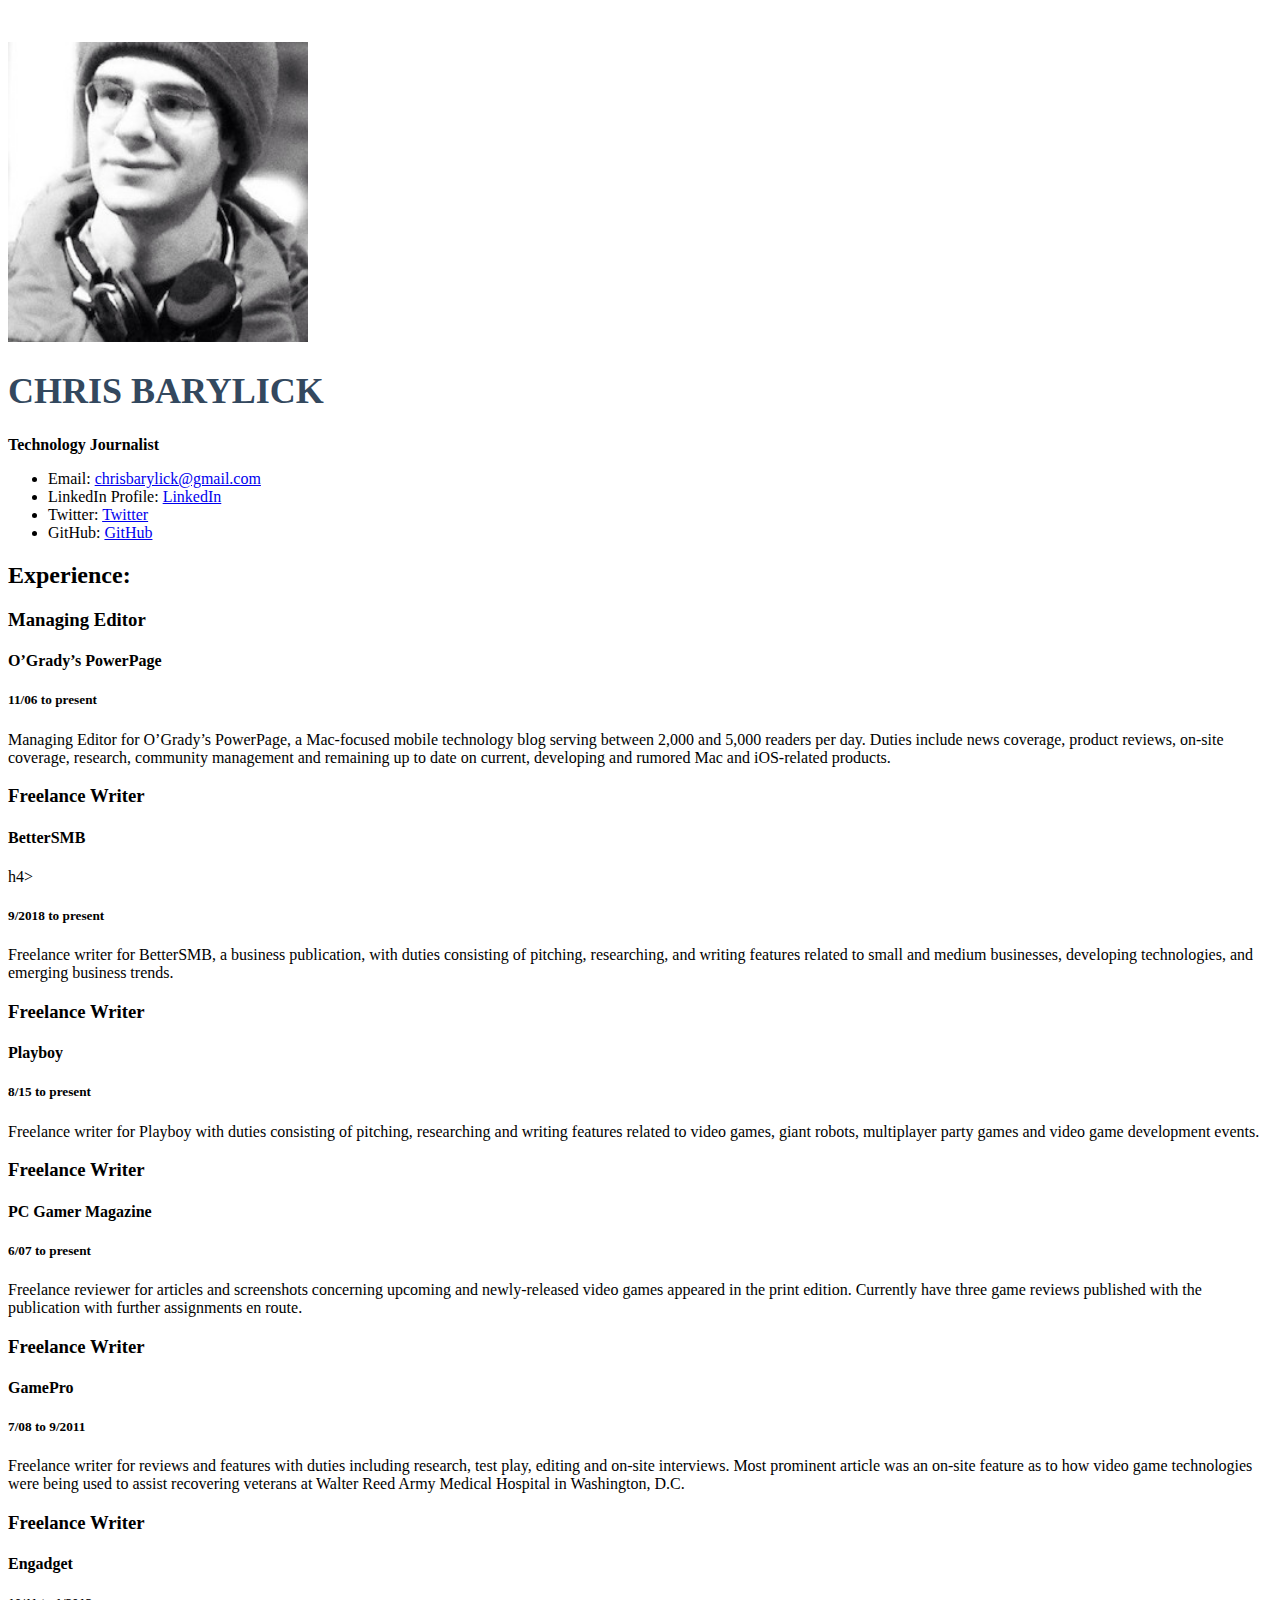
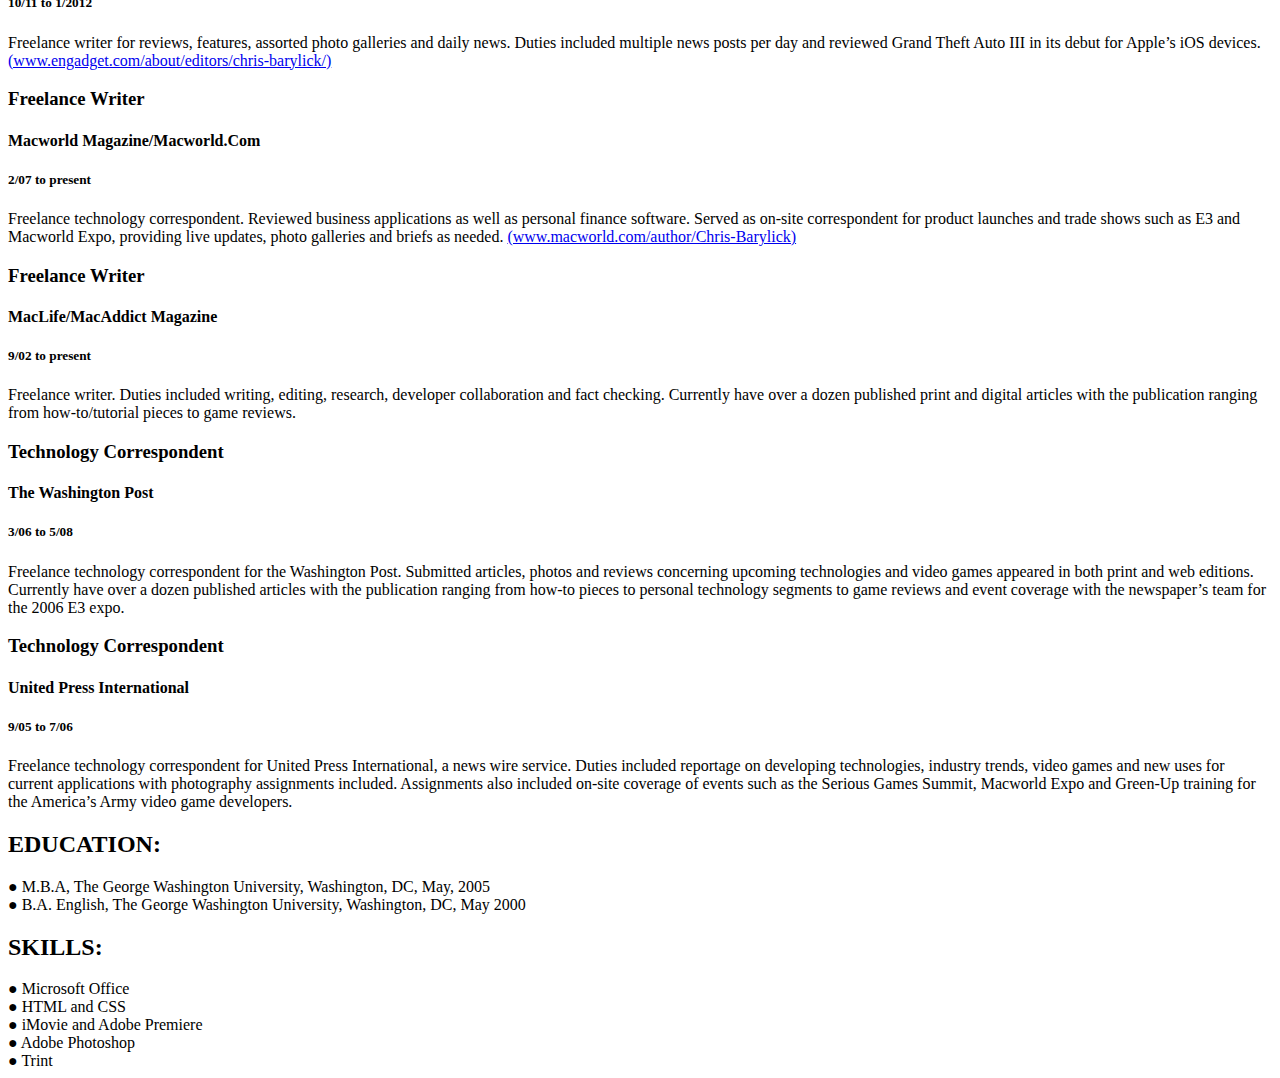
<file: index.html>
<!doctype html>
<html lang="en">
<head>
	<title>Chris Barylick Resume</title>

<style type="text/css">
h1 {
	font-size: 36px;
	color: #33485e;
}
</style>

</head>
<body>

<br>
<p><img src="images/chrisbarylick.jpeg" width="300px" alt="Chris Barylick"/></p>
<h1>CHRIS BARYLICK</h1>

<strong>Technology Journalist</strong>

<ul>
<li>Email: <a href="mailto:chrisbarylick@gmail.com">chrisbarylick@gmail.com</a></li>
<li>LinkedIn Profile: <a href="www.linkedin.com/in/chrisbarylick/">LinkedIn</a></li>
<li>Twitter: <a href="http://www.twitter.com/chrisbarylick">Twitter</a></li>
<li>GitHub: <a href="github.com/poingferret">GitHub</a></li>
</ul>
<!-- Test comment of doooooooooooom!!! :-) -->

<h2>Experience:</h2>

<h3>Managing Editor</h3>

<h4>O’Grady’s PowerPage</h4>

<h5>11/06 to present</h5>

<p>Managing Editor for O’Grady’s PowerPage, a Mac-focused mobile technology blog serving between 2,000 and 5,000 readers per day. Duties include news coverage, product reviews, on-site coverage, research, community management and remaining up to date on current, developing and rumored Mac and iOS-related products.</p>

<h3>Freelance Writer</h3>

<h4>BetterSMB</h4>h4>

<h5>9/2018 to present</h5>
<p>Freelance writer for BetterSMB, a business publication, with duties consisting of pitching, researching, and writing features related to small and medium businesses, developing technologies, and emerging business trends.</p>

<h3>Freelance Writer</h3>

<h4>Playboy</h4>

<h5>8/15 to present</h5>
<p>Freelance writer for Playboy with duties consisting of pitching, researching and writing features related to video games, giant robots, multiplayer party games and video game development events.</p>
 
<h3>Freelance Writer</h3>

<h4>PC Gamer Magazine</h4>

<h5>6/07 to present</h5>
<p>Freelance reviewer for articles and screenshots concerning upcoming and newly-released video games appeared in the print edition. Currently have three game reviews published with the publication with further assignments en route.</p>

<h3>Freelance Writer</h3>

<h4>GamePro</h4>

<h5>7/08 to 9/2011</h5>
<p>Freelance writer for reviews and features with duties including research, test play, editing and on-site interviews. Most prominent article was an on-site feature as to how video game technologies were being used to assist recovering veterans at Walter Reed Army Medical Hospital in Washington, D.C.</p>

<h3>Freelance Writer</h3>

<h4>Engadget</h4>

<h5>10/11 to 1/2012</h5>
<p>Freelance writer for reviews, features, assorted photo galleries and daily news. Duties included multiple news posts per day and reviewed Grand Theft Auto III in its debut for Apple’s iOS devices. 
<a href="http://www.engadget.com/about/editors/chris-barylick">(www.engadget.com/about/editors/chris-barylick/)</a></p>

<h3>Freelance Writer</h3>

<h4>Macworld Magazine/Macworld.Com</h4>

<h5>2/07 to present</h5>
<p>Freelance technology correspondent. Reviewed business applications as well as personal finance software. Served as on-site correspondent for product launches and trade shows such as E3 and Macworld Expo, providing live updates, photo galleries and briefs as needed.  
<a href="www.macworld.com/author/Chris-Barylick/">(www.macworld.com/author/Chris-Barylick)</a></p>

<h3>Freelance Writer</h3>

<h4>MacLife/MacAddict Magazine</h4>			

<h5>9/02 to present</h5>
<p>Freelance writer.  Duties included writing, editing, research, developer collaboration and fact checking. Currently have over a dozen published print and digital articles with the publication ranging from how-to/tutorial pieces to game reviews.</p>

<h3>Technology Correspondent</h3>

<h4>The Washington Post</h4>

<h5>3/06 to 5/08</h5>
<p>Freelance technology correspondent for the Washington Post.  Submitted articles, photos and reviews concerning upcoming technologies and video games appeared in both print and web editions. Currently have over a dozen published articles with the publication ranging from how-to pieces to personal technology segments to game reviews and event coverage with the newspaper’s team for the 2006 E3 expo.</p>

<h3>Technology Correspondent</h3>

<h4>United Press International</h4>

<h5>9/05 to 7/06</h5>
<p>
Freelance technology correspondent for United Press International, a news wire service. Duties included reportage on developing technologies, industry trends, video games and new uses for current applications with photography assignments included. Assignments also included on-site coverage of events such as the Serious Games Summit, Macworld Expo and Green-Up training for the America’s Army video game developers.</p>
	
<h2>EDUCATION:</h2>
●	M.B.A, The George Washington University, Washington, DC, May, 2005<br>
●	B.A. English, The George Washington University, Washington, DC, May 2000

<h2>SKILLS:</h2>
●	Microsoft Office<br>
●	HTML and CSS<br>
●	iMovie and Adobe Premiere<br>
●	Adobe Photoshop<br>
●	Trint

<!-- This is a comment. I built this web page, and just discovered that inadvertently putting a comment and not closing it makes Google Chrome essentially barf on itself. Good to know. -->
</body>

</html>
</file>
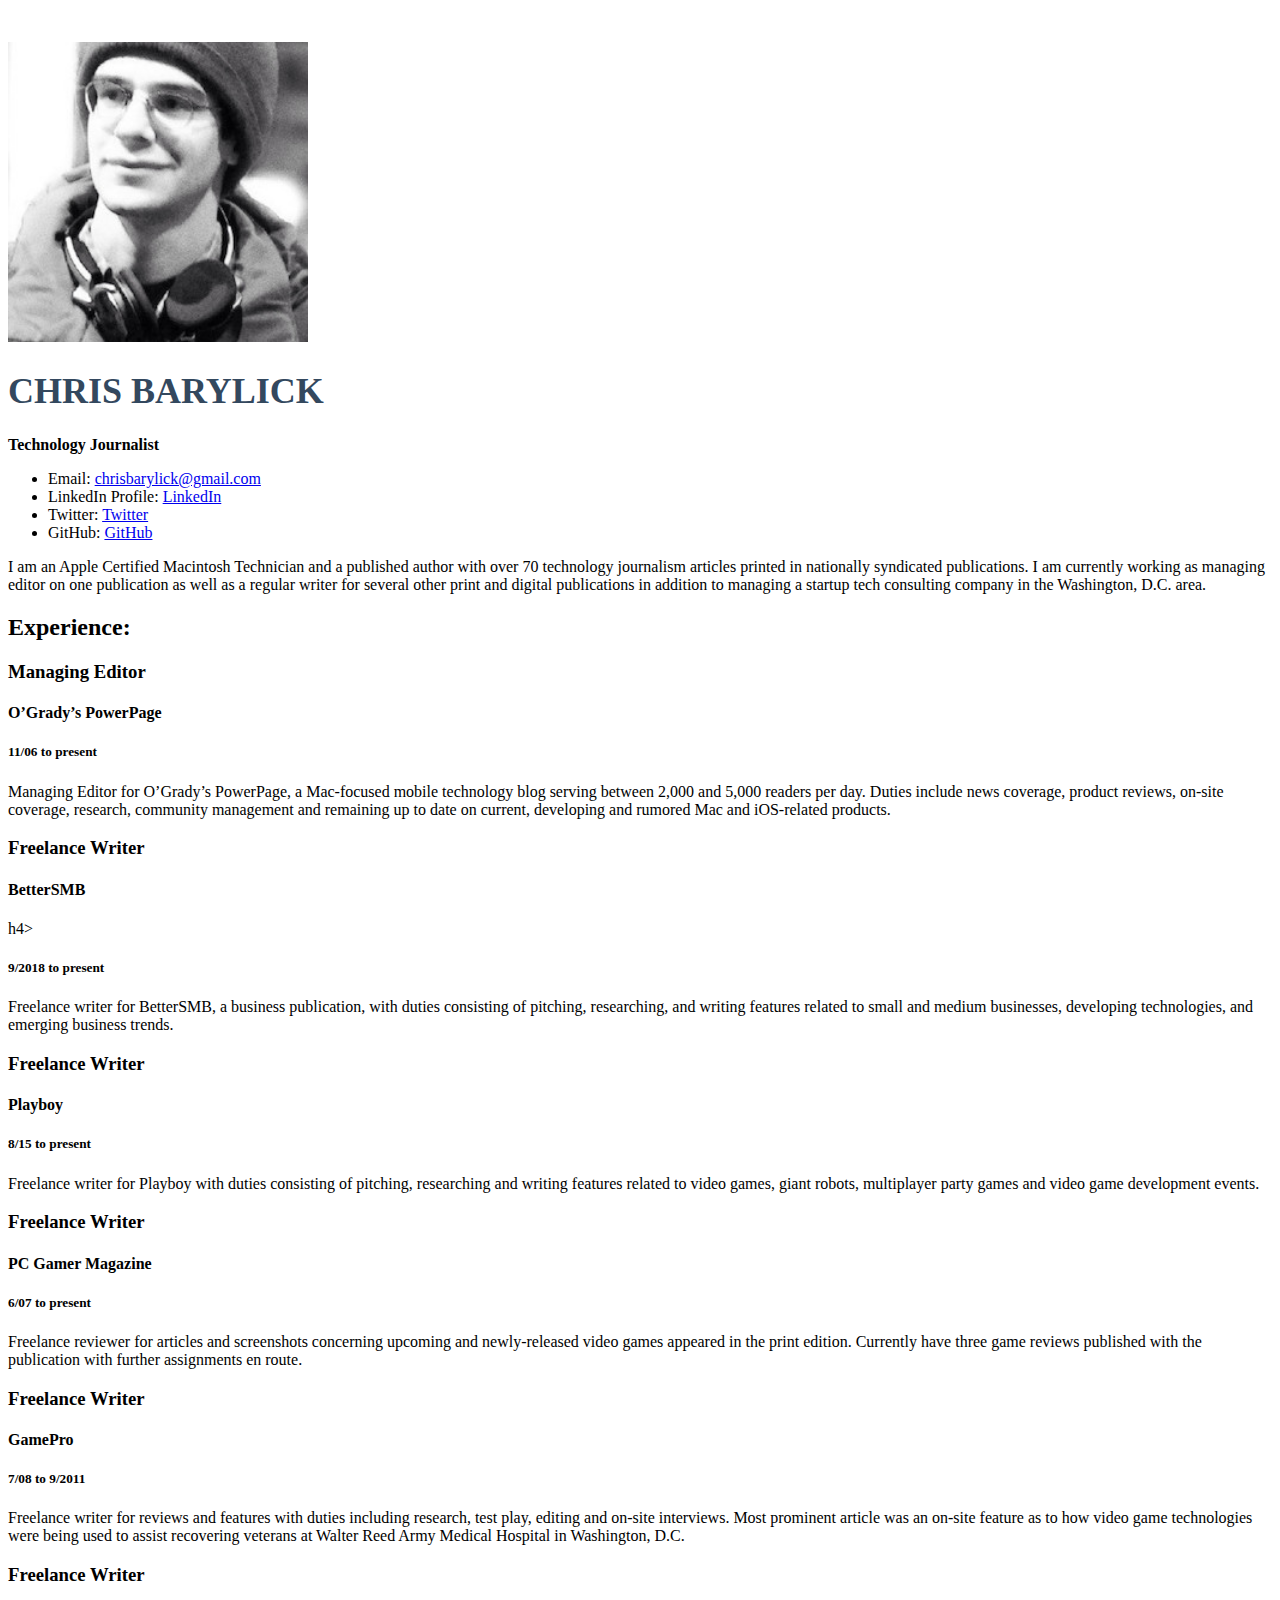
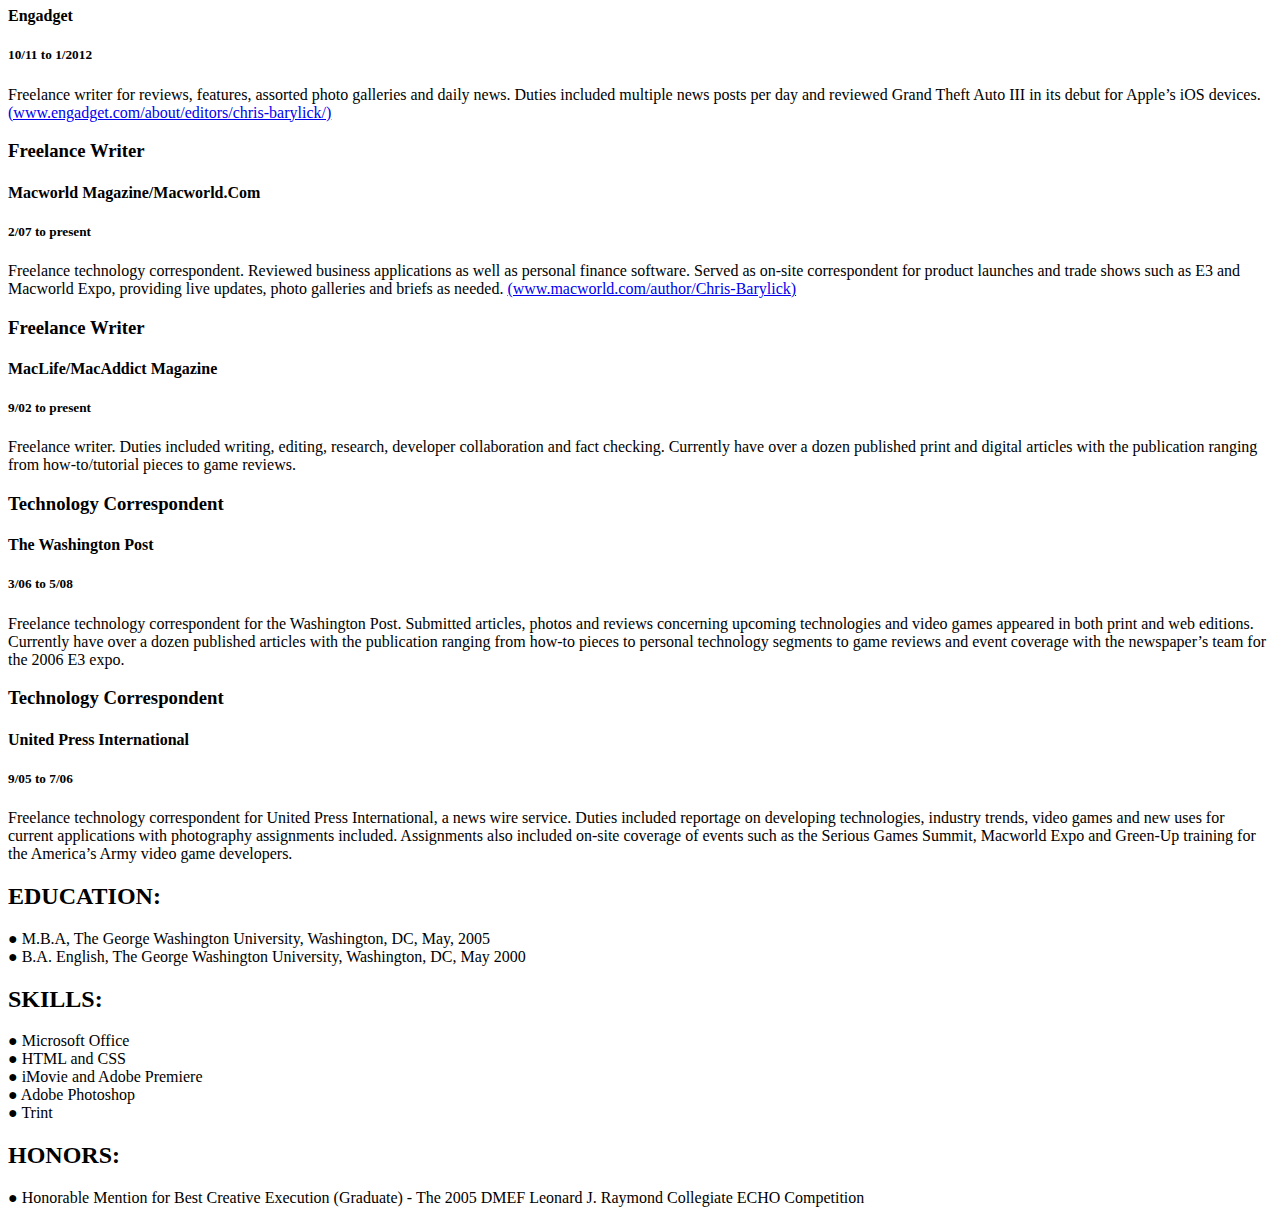
<file: barylickresumesite/index.html>
<!doctype html>
<html lang="en">
<head>
	<title>Chris Barylick Resume</title>

<style type="text/css">
h1 {
	font-size: 36px;
	color: #33485e;
}
</style>

</head>
<body>

<br>
<p><img src="images/chrisbarylick.jpeg" width="300px" alt="Chris Barylick"/></p>
<h1>CHRIS BARYLICK</h1>

<strong>Technology Journalist</strong>

<ul>
<li>Email: <a href="mailto:chrisbarylick@gmail.com">chrisbarylick@gmail.com</a></li>
<li>LinkedIn Profile: <a href="www.linkedin.com/in/chrisbarylick/">LinkedIn</a></li>
<li>Twitter: <a href="http://www.twitter.com/chrisbarylick">Twitter</a></li>
<li>GitHub: <a href="github.com/poingferret">GitHub</a></li>
</ul>
		    
<p>I am an Apple Certified Macintosh Technician and a published author with over 70 technology journalism articles printed in nationally syndicated publications. I am currently working as managing editor on one publication as well as a regular writer for several other print and digital publications in addition to managing a startup tech consulting company in the Washington, D.C. area.</p>

<!-- Test comment of doooooooooooom!!! :-) -->

<h2>Experience:</h2>

<h3>Managing Editor</h3>

<h4>O’Grady’s PowerPage</h4>

<h5>11/06 to present</h5>

<p>Managing Editor for O’Grady’s PowerPage, a Mac-focused mobile technology blog serving between 2,000 and 5,000 readers per day. Duties include news coverage, product reviews, on-site coverage, research, community management and remaining up to date on current, developing and rumored Mac and iOS-related products.</p>

<h3>Freelance Writer</h3>

<h4>BetterSMB</h4>h4>

<h5>9/2018 to present</h5>
<p>Freelance writer for BetterSMB, a business publication, with duties consisting of pitching, researching, and writing features related to small and medium businesses, developing technologies, and emerging business trends.</p>

<h3>Freelance Writer</h3>

<h4>Playboy</h4>

<h5>8/15 to present</h5>
<p>Freelance writer for Playboy with duties consisting of pitching, researching and writing features related to video games, giant robots, multiplayer party games and video game development events.</p>
 
<h3>Freelance Writer</h3>

<h4>PC Gamer Magazine</h4>

<h5>6/07 to present</h5>
<p>Freelance reviewer for articles and screenshots concerning upcoming and newly-released video games appeared in the print edition. Currently have three game reviews published with the publication with further assignments en route.</p>

<h3>Freelance Writer</h3>

<h4>GamePro</h4>

<h5>7/08 to 9/2011</h5>
<p>Freelance writer for reviews and features with duties including research, test play, editing and on-site interviews. Most prominent article was an on-site feature as to how video game technologies were being used to assist recovering veterans at Walter Reed Army Medical Hospital in Washington, D.C.</p>

<h3>Freelance Writer</h3>

<h4>Engadget</h4>

<h5>10/11 to 1/2012</h5>
<p>Freelance writer for reviews, features, assorted photo galleries and daily news. Duties included multiple news posts per day and reviewed Grand Theft Auto III in its debut for Apple’s iOS devices. 
<a href="http://www.engadget.com/about/editors/chris-barylick">(www.engadget.com/about/editors/chris-barylick/)</a></p>

<h3>Freelance Writer</h3>

<h4>Macworld Magazine/Macworld.Com</h4>

<h5>2/07 to present</h5>
<p>Freelance technology correspondent. Reviewed business applications as well as personal finance software. Served as on-site correspondent for product launches and trade shows such as E3 and Macworld Expo, providing live updates, photo galleries and briefs as needed.  
<a href="www.macworld.com/author/Chris-Barylick/">(www.macworld.com/author/Chris-Barylick)</a></p>

<h3>Freelance Writer</h3>

<h4>MacLife/MacAddict Magazine</h4>			

<h5>9/02 to present</h5>
<p>Freelance writer.  Duties included writing, editing, research, developer collaboration and fact checking. Currently have over a dozen published print and digital articles with the publication ranging from how-to/tutorial pieces to game reviews.</p>

<h3>Technology Correspondent</h3>

<h4>The Washington Post</h4>

<h5>3/06 to 5/08</h5>
<p>Freelance technology correspondent for the Washington Post.  Submitted articles, photos and reviews concerning upcoming technologies and video games appeared in both print and web editions. Currently have over a dozen published articles with the publication ranging from how-to pieces to personal technology segments to game reviews and event coverage with the newspaper’s team for the 2006 E3 expo.</p>

<h3>Technology Correspondent</h3>

<h4>United Press International</h4>

<h5>9/05 to 7/06</h5>
<p>
Freelance technology correspondent for United Press International, a news wire service. Duties included reportage on developing technologies, industry trends, video games and new uses for current applications with photography assignments included. Assignments also included on-site coverage of events such as the Serious Games Summit, Macworld Expo and Green-Up training for the America’s Army video game developers.</p>
	
<h2>EDUCATION:</h2>
●	M.B.A, The George Washington University, Washington, DC, May, 2005<br>
●	B.A. English, The George Washington University, Washington, DC, May 2000

<h2>SKILLS:</h2>
●	Microsoft Office<br>
●	HTML and CSS<br>
●	iMovie and Adobe Premiere<br>
●	Adobe Photoshop<br>
●	Trint

<!-- This is a comment. I built this web page, and just discovered that inadvertently putting a comment and not closing it makes Google Chrome essentially barf on itself. Good to know. -->

<h2>HONORS:</h2>
●	Honorable Mention for Best Creative Execution (Graduate) - The 2005 DMEF Leonard J. Raymond Collegiate ECHO Competition

</body>

</html>
</file>
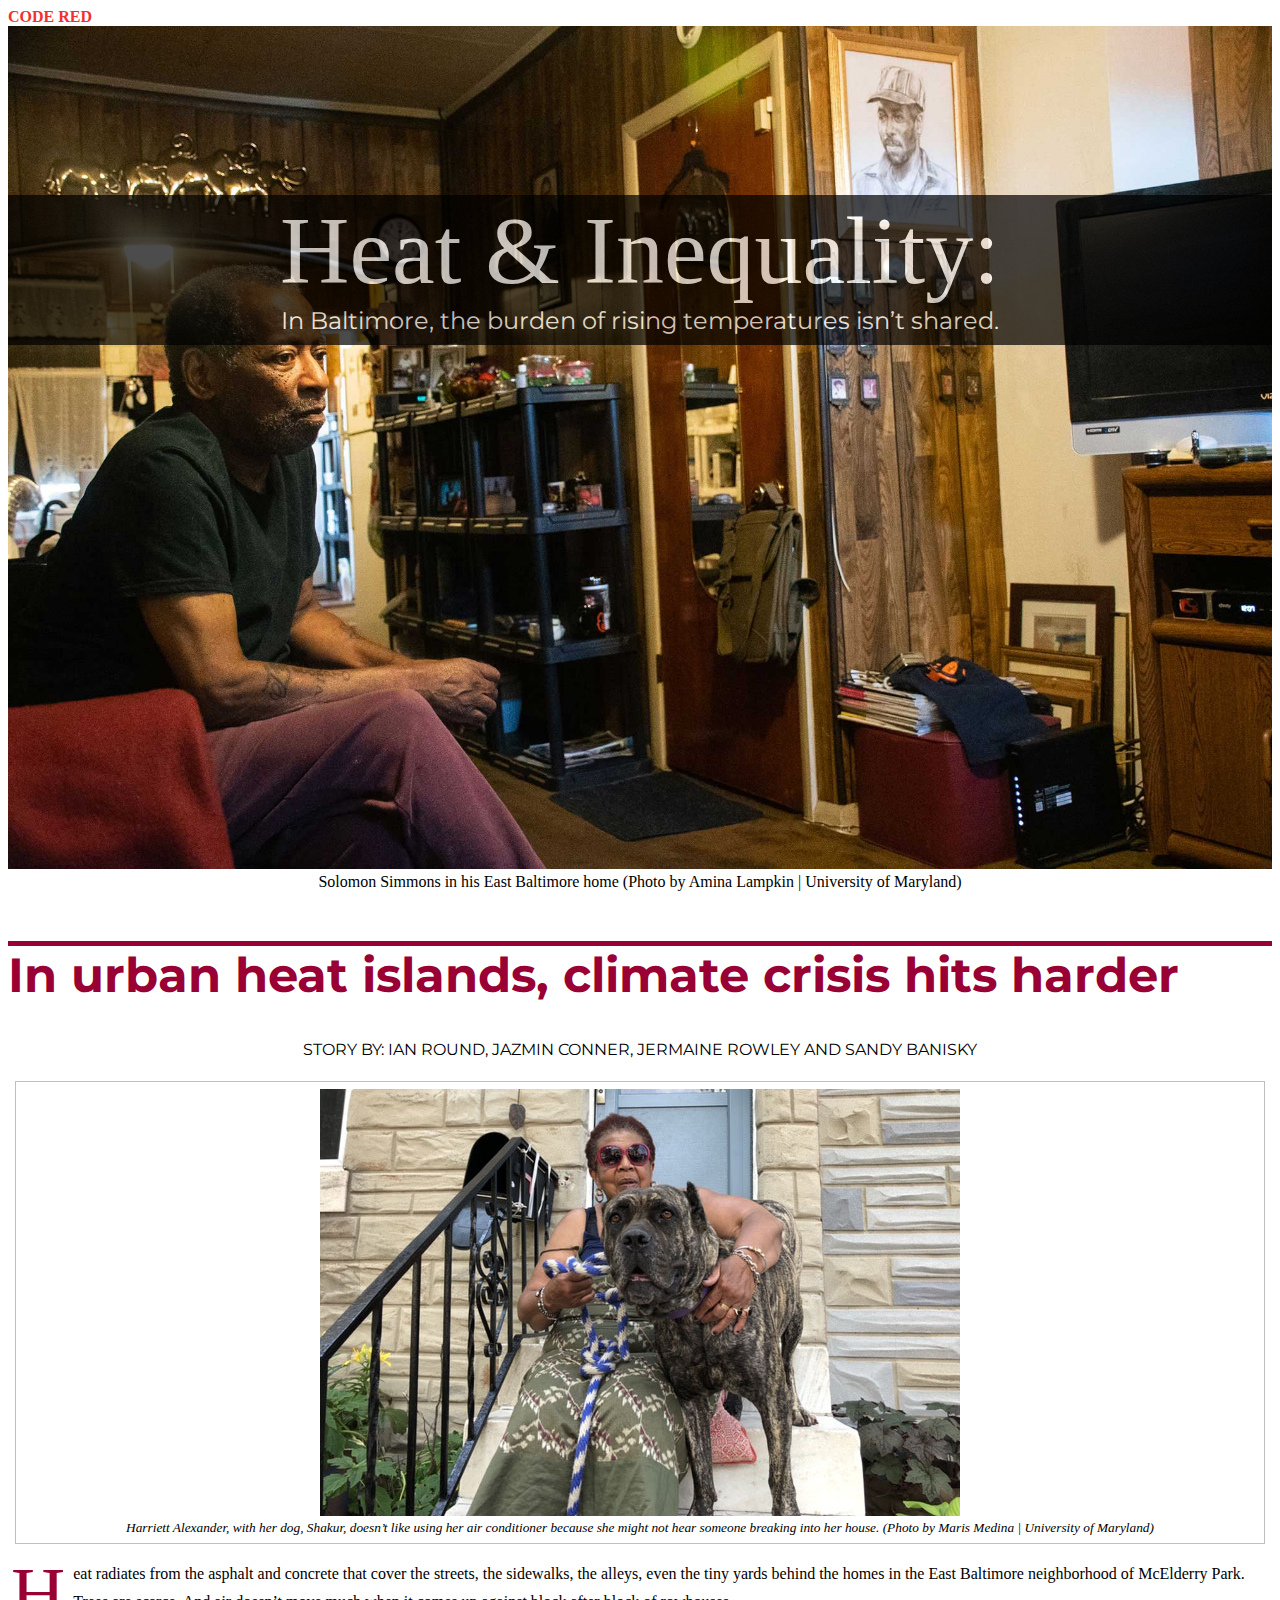
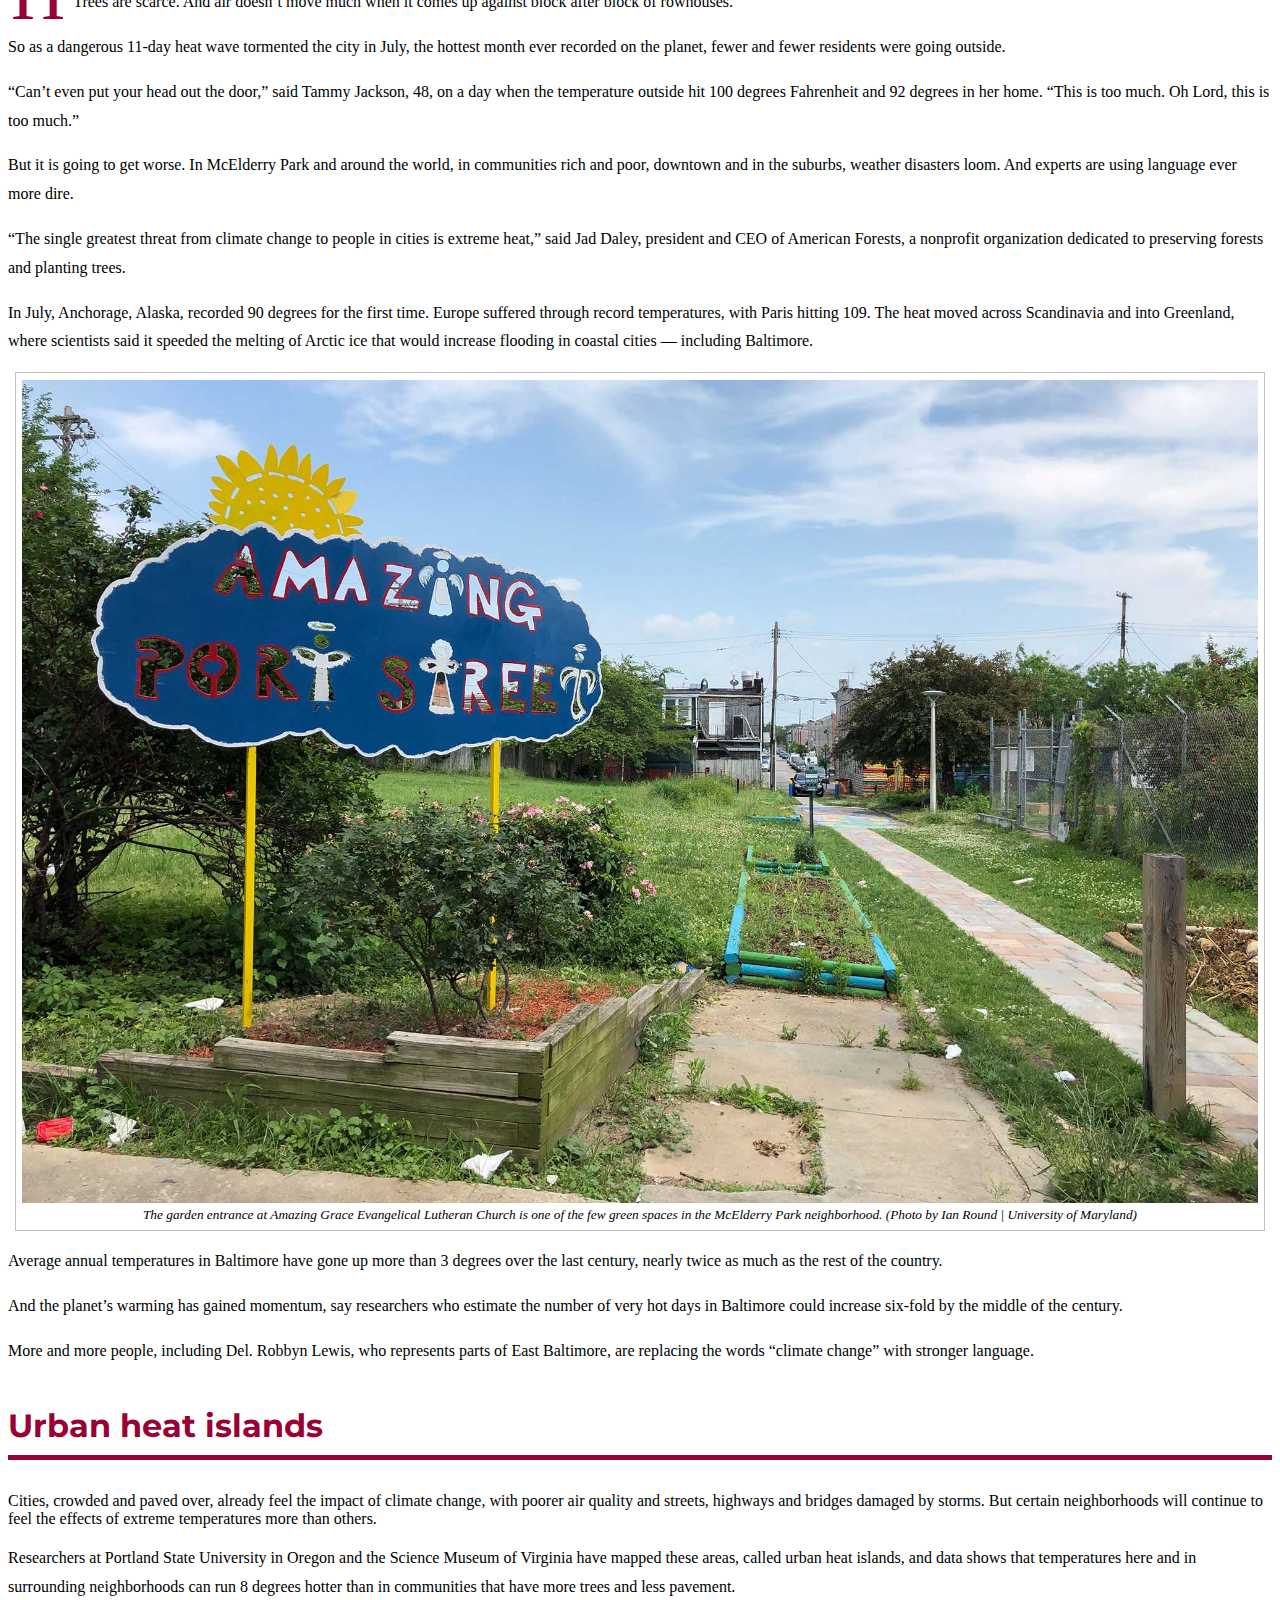
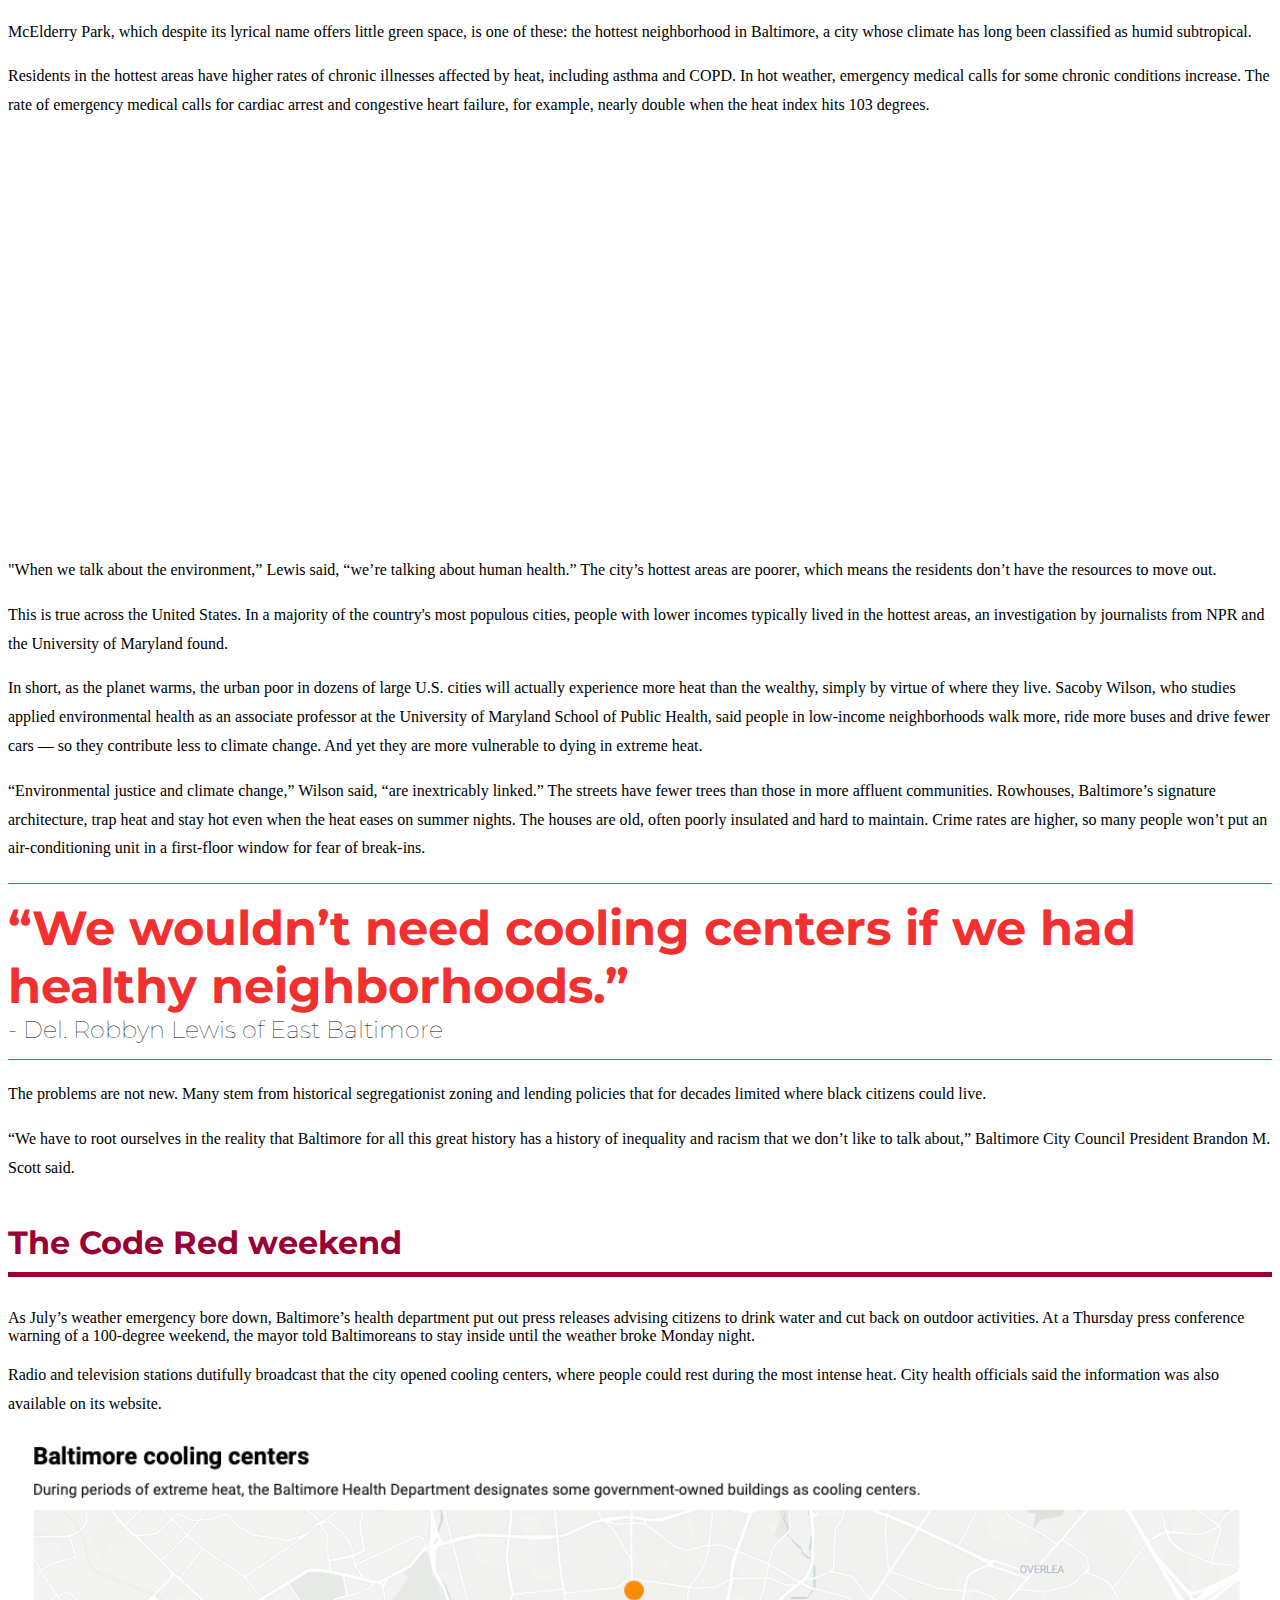
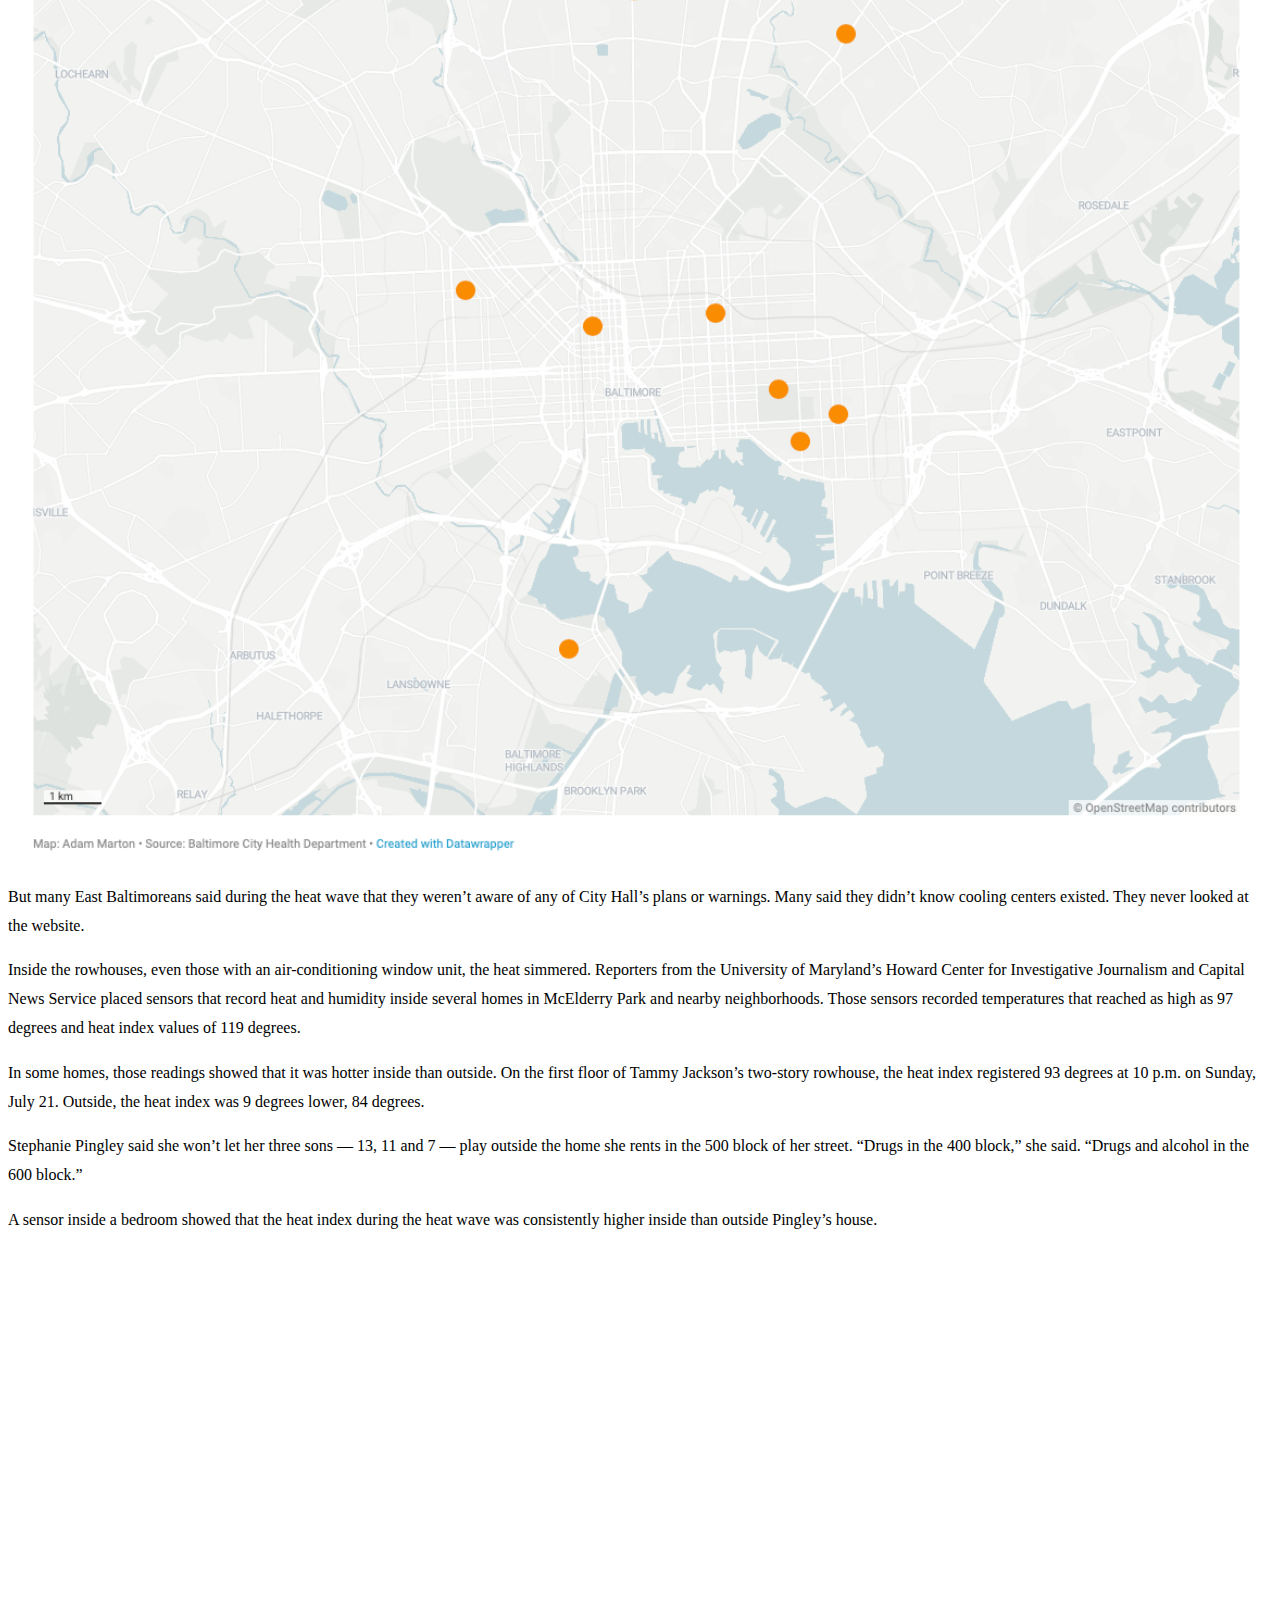
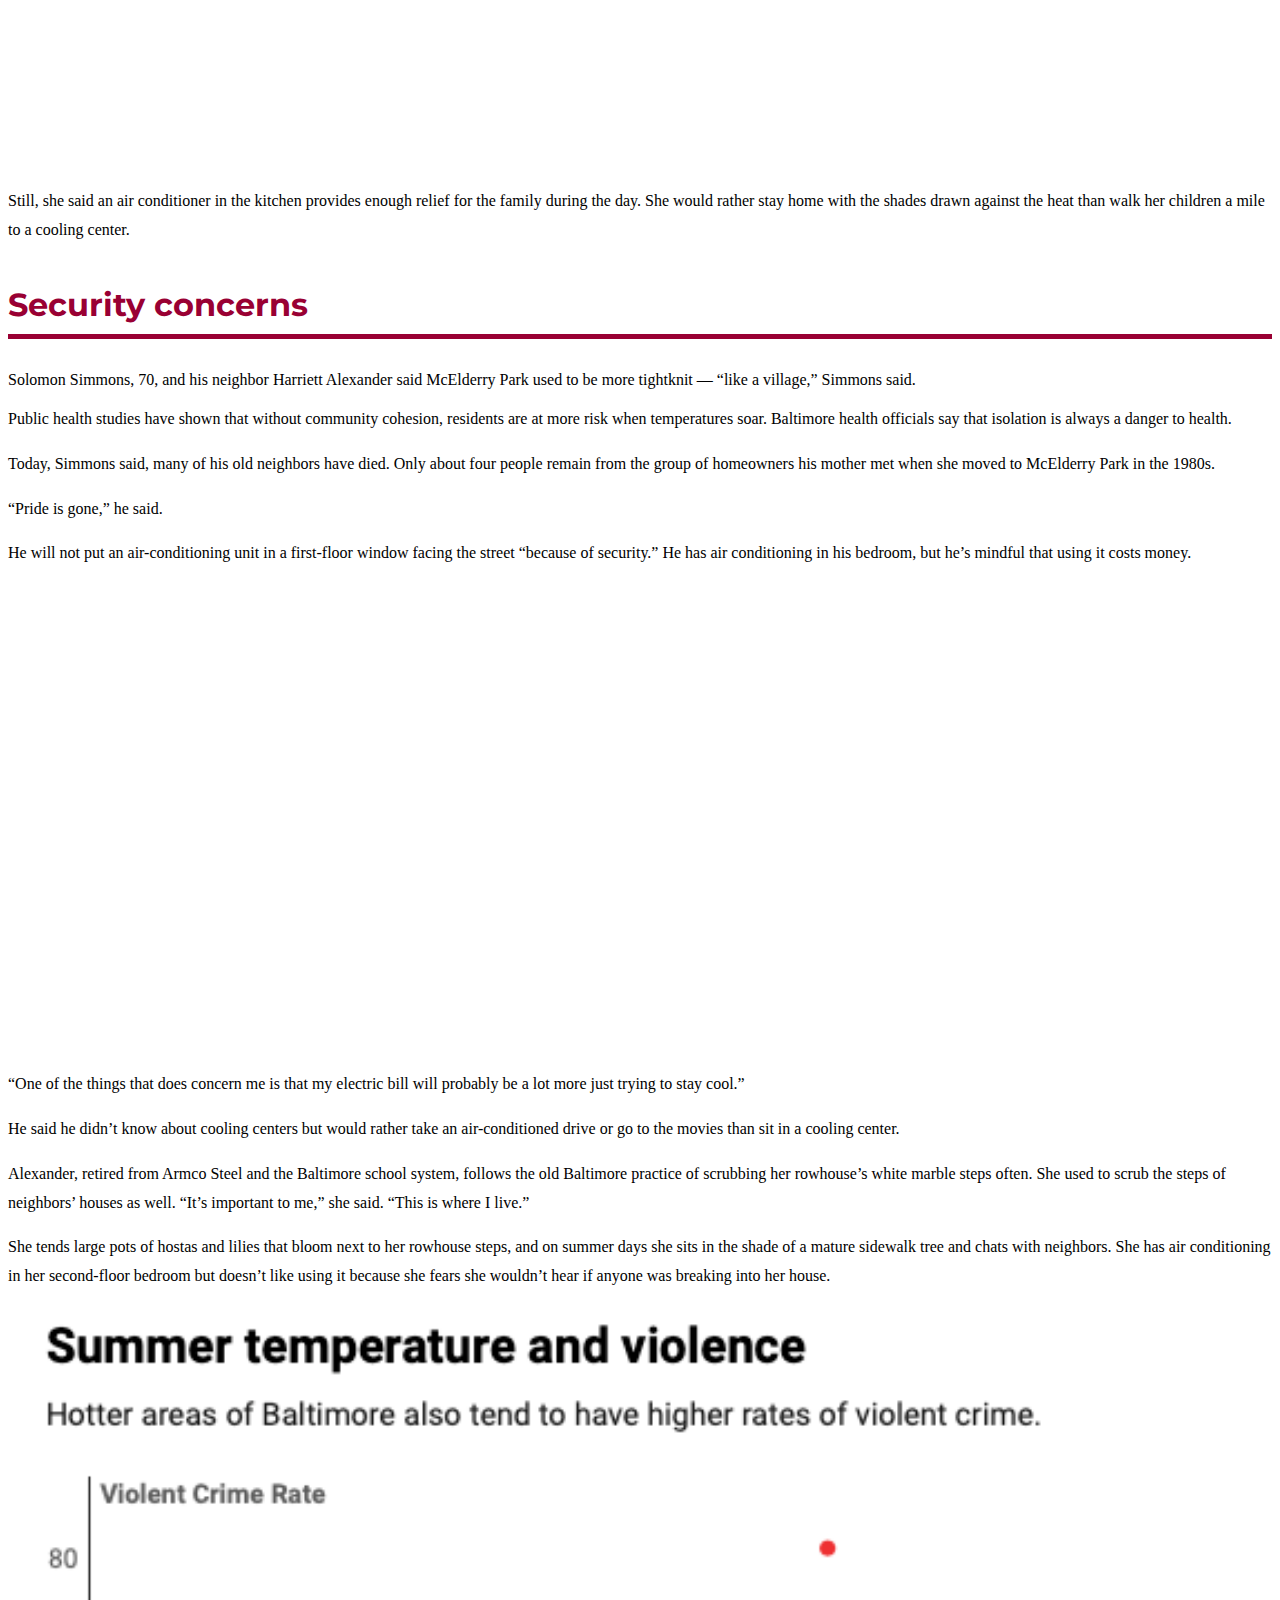
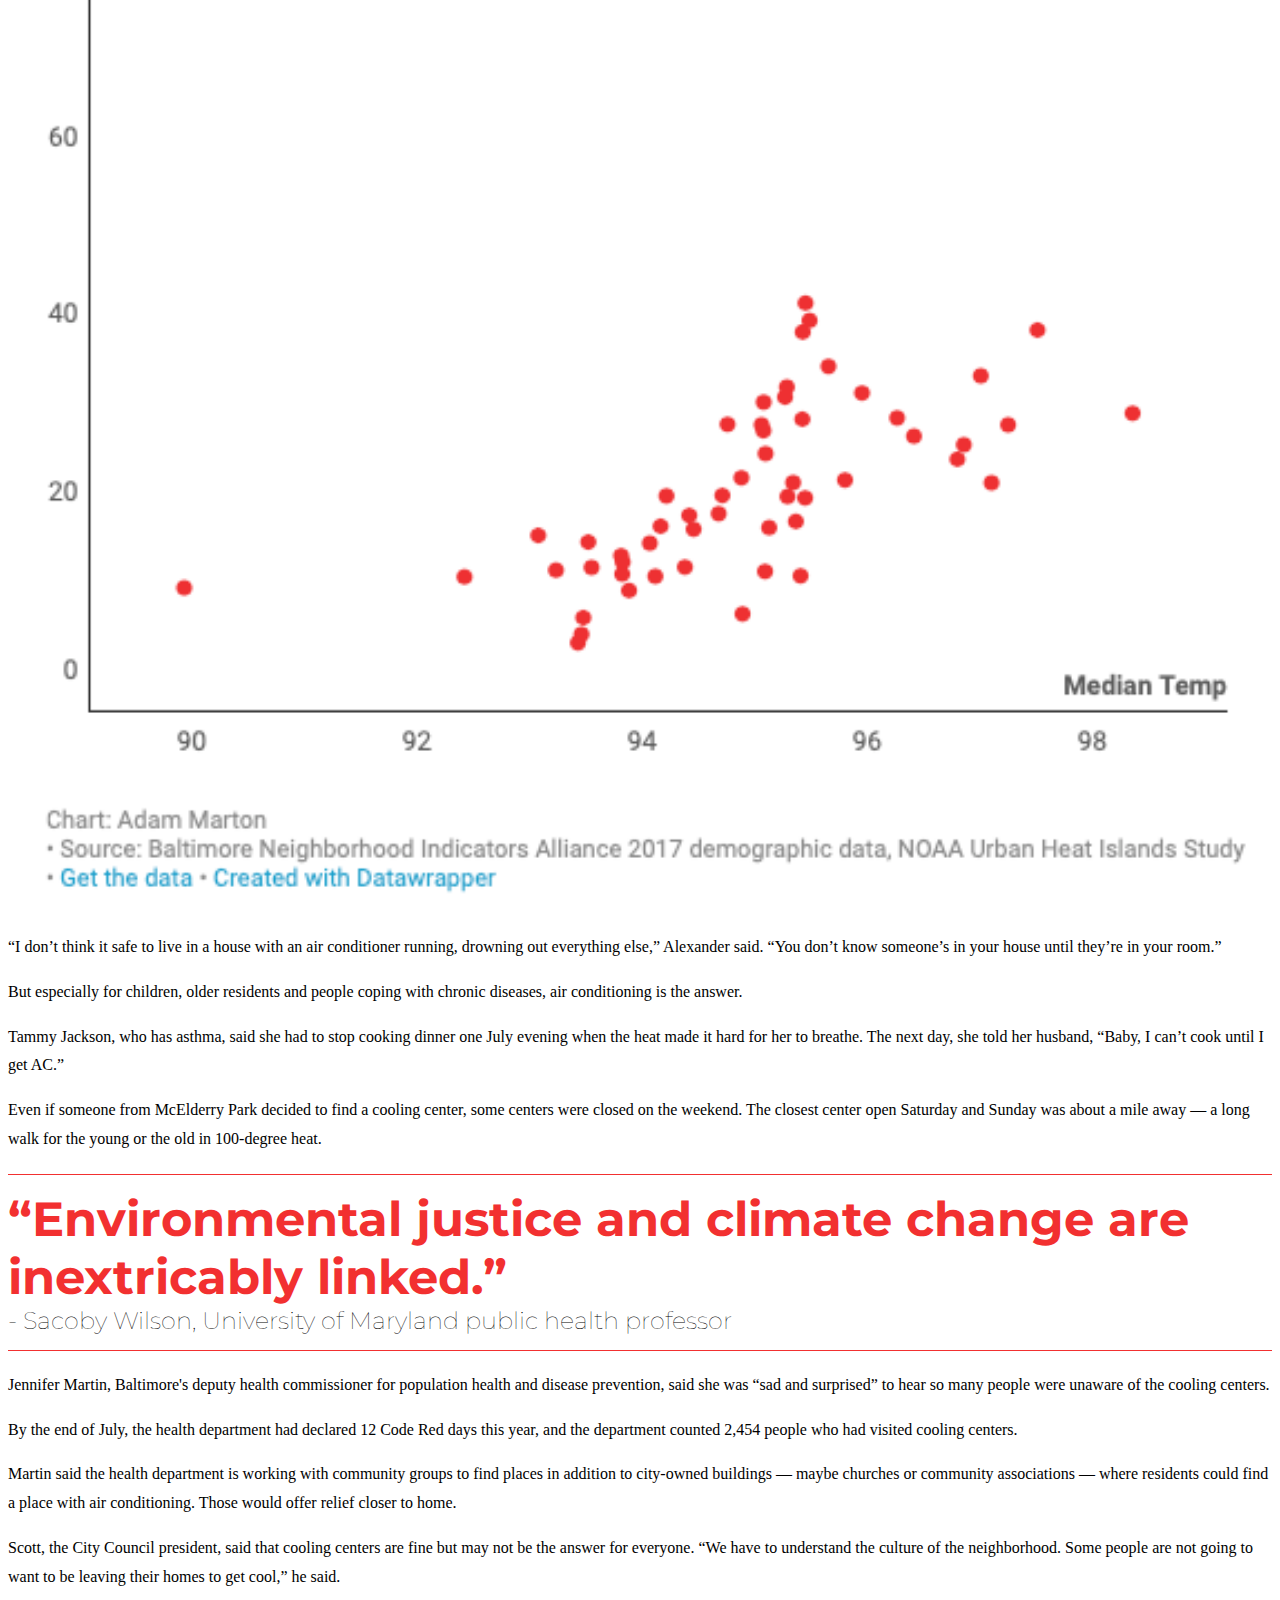
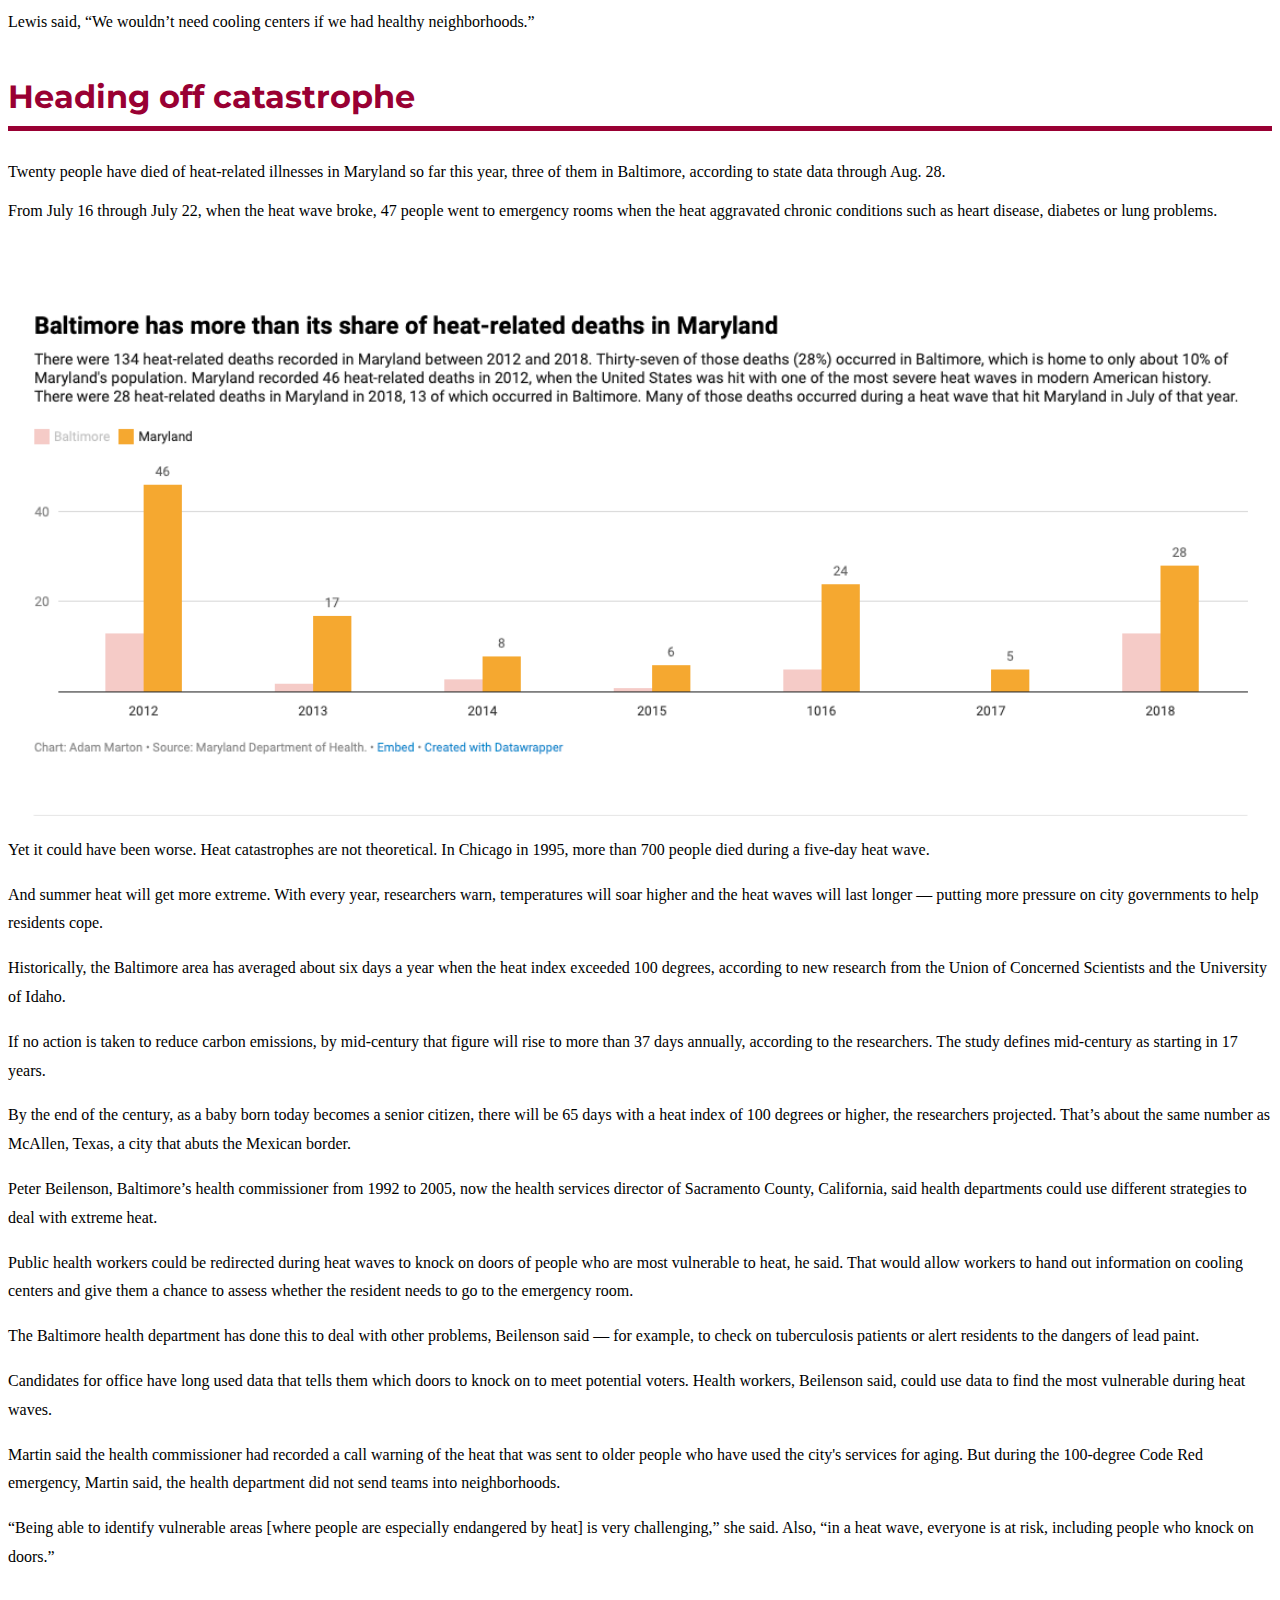
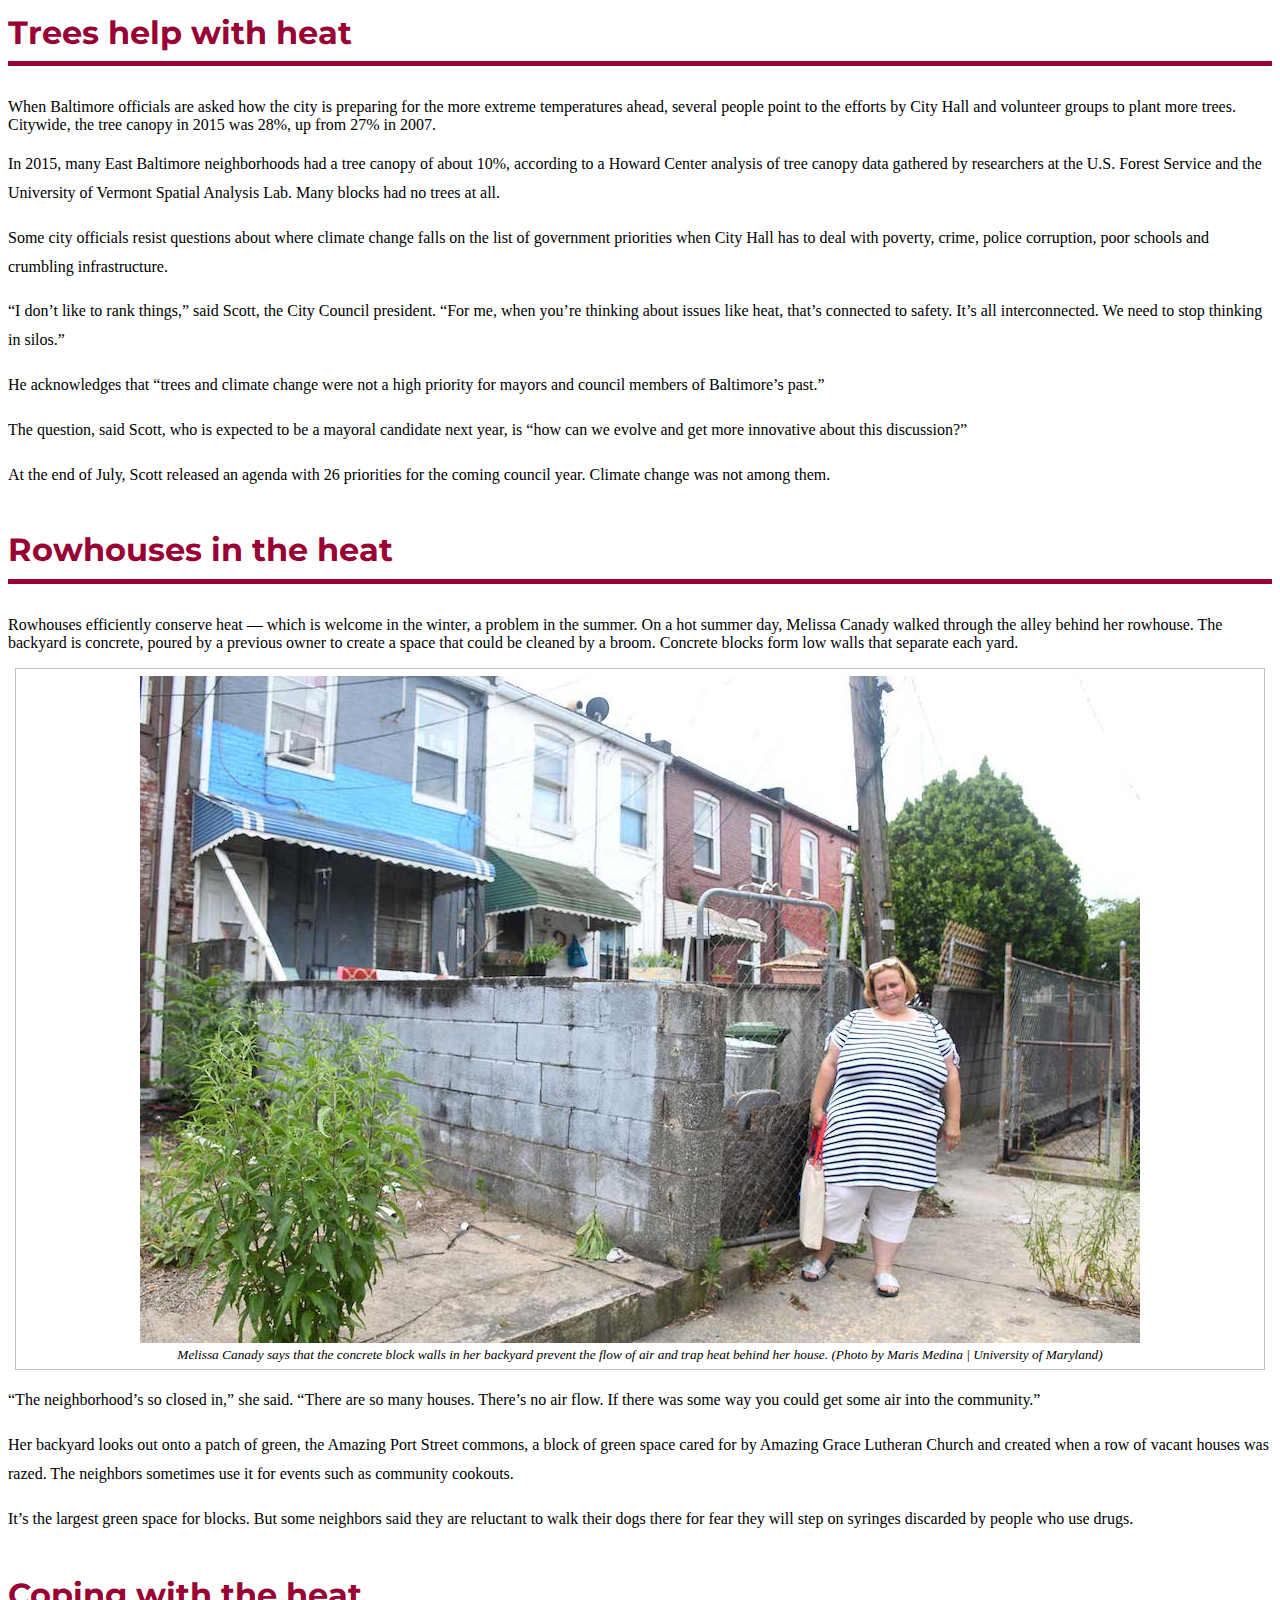
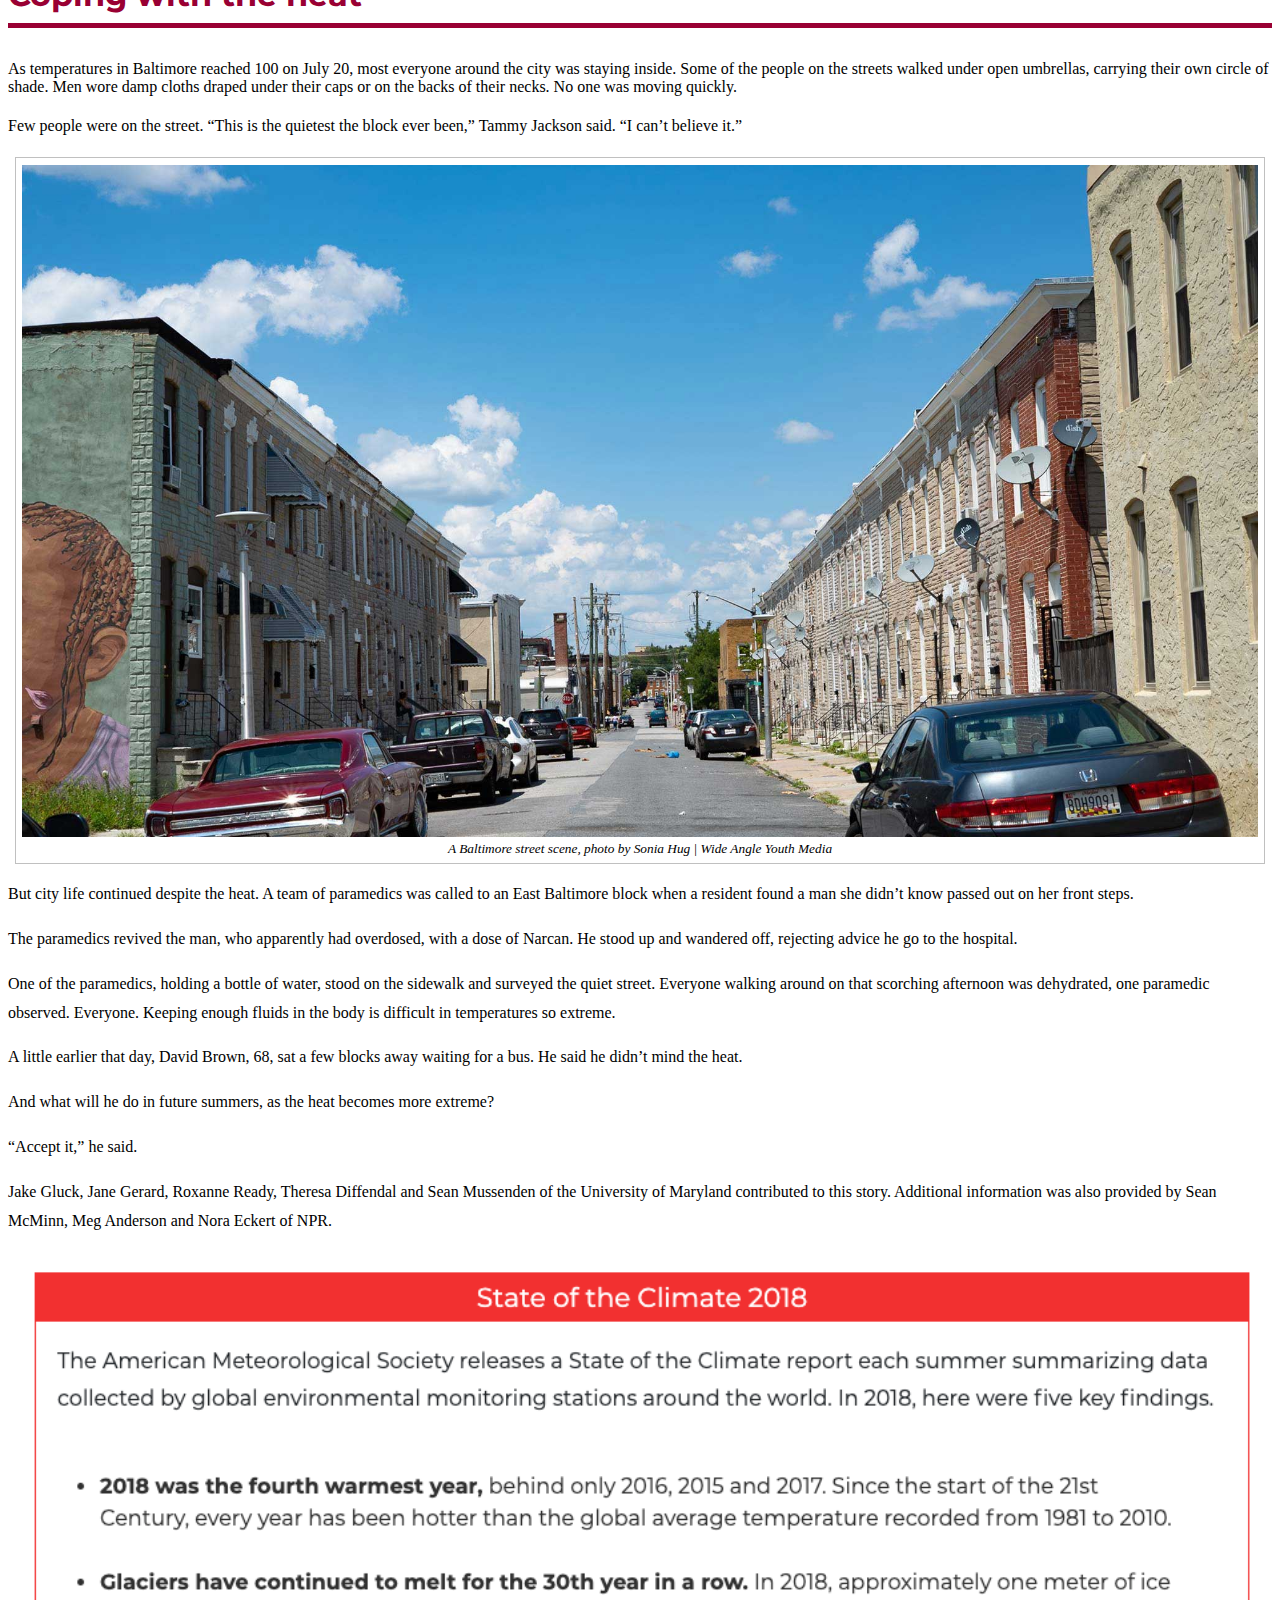
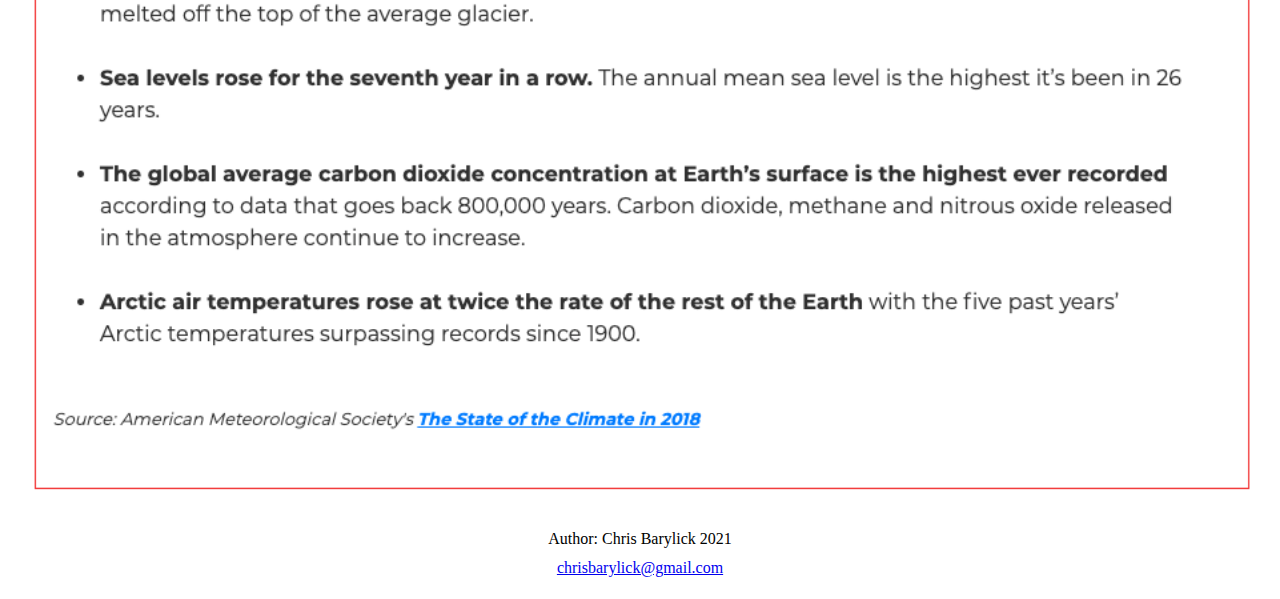
<file: climate-crisis-story/index.html>
<!doctype html>
<html lang="en">

<head>
<title>CODE RED: BALTIMORE'S CLIMATE DIVIDE</title>
<meta name="description" content="The University of Maryland's Merrill College of Journalism looks at the issues of temperatures, heat islands, and inequality in the city of Baltimore"
<meta name="keywords" content="Merrill College of Journalism, UMD, health, heat island, Baltimore, city, Adam Marton, inequality, temperature, East Baltimore, McElderry Park, trees, air, air conditioning, Tammy Jackson, Robbyn Lewis, climate change, Portland State University, Oregon, Science Museum, Virginia, heat-related, deaths, COPD, subtropical, Sacoby Wilson, University of Maryland Scool of Public Health, environment, justice, crime, break ins, Code Red, Stephanie Pingsley, drugs, alcohol, security, pride, Solomon Simmons, Harriett Alexander, Shakur, hostas, lilies, Jennifer Martin, Brandon M. Scott, City Council, cooling centers, poverty, Union of Concerned Scientists, University of Idaho, 2018, carbon dioxide, glaciers, Peter Beilenson, trees, canopy, cover, Melissa Candy, rowhouses, thermal, energy, retention, Amazing Grace Lutheran Church, Amazing Port Street commons, syringes, overdose, paramedics, Narcan, water, David Brown, summer, Jake Gluck, Jane Gerard, Roxanne Ready, Theresa Diffendal, Sean Mussenden, Sean McMinn, Meg Anderson, Nora Eckert, NPR, Adam Marton, IAN ROUND, JAZMIN CONNER, JERMAINE ROWLEY, SANDY BANISKY, Sonia Hug, Wide Angle Youth Media, Maryland Department of Health, Amina Lampkin, Maris Medina">
<meta name="author" content="Chris Barylick">
<meta name="viewport" content="width=device-width, initial-scale=1, shrink-to-fit=no">

<!--Bootstrap CSS -->
<link rel="stylesheet" href="https://cdn.jsdelivr.net/npm/bootstrap@5.0.2/dist/css/bootstrap.min.css" rel="stylesheet" integrity="sha384-EVSTQN3/azprG1Anm3QDgpJLIm9Nao0Yz1ztcQTwFspd3yD65VohhpuuCOmLASjC" crossorigin="anonymous">

<!--My Local Stylesheet -->
<link rel="stylesheet" type="text/css" href="style.css">
<link rel="preconnect" href="https://fonts.googleapis.com">
<link rel="preconnect" href="https://fonts.gstatic.com" crossorigin>
<link href="https://fonts.googleapis.com/css2?family=Montserrat:wght@300;400;500;700;800;900&display=swap" rel="stylesheet">
<!-- Google Font styles -->
</head>
<body>

<!-- Bootstrap Navbar Start -->
  <nav class="navbar navbar-expand-lg navbar-dark bg-dark">
    <span class="nav-top"><span class="red">Code Red</span>: Baltimore's Climate Divide</span>
  </nav>
<!--Bootstrap Navbar End -->
<!--Splash/hero area -->

<div class="hero-container">
  <img src="images/solomon-simmons.jpg" class="hero-image" alt="Baltimore resident Solomon Simmons takes a break from the heat in his home">

  <div class="overlay">
    <div class="hero-hed">Heat & Inequality:
      <div class="hero-sub">In Baltimore, the burden of rising temperatures isn’t shared.
    </div>
  </div>
</div>
</div>
<div id="caption">Solomon Simmons in his East Baltimore home (Photo by Amina Lampkin | University of Maryland)
</div>

<!-- End hero/splash -->
<br>
<div class="container">
 <h1 id="headline">In urban heat islands, climate crisis hits harder</h1>
 <p id="byline">STORY BY: IAN ROUND, JAZMIN CONNER, JERMAINE ROWLEY AND SANDY BANISKY</p>

<div id="figure">
  <img src="images/harriett-alexander.jpg">
  <figcaption>Harriett Alexander, with her dog, Shakur, doesn’t like using her air conditioner because she might not hear someone breaking into her house. (Photo by Maris Medina | University of Maryland)</figcaption>
</div>
<p>
  <span class="firstcharacter">H</span>
</p>
<p>eat radiates from the asphalt and concrete that cover the streets, the sidewalks, the alleys, even the tiny yards behind the homes in the East Baltimore neighborhood of McElderry Park. Trees are scarce. And air doesn’t move much when it comes up against block after block of rowhouses.
</p>
<p>
So as a dangerous 11-day heat wave tormented the city in July, the hottest month ever recorded on the planet, fewer and fewer residents were going outside.
</p>
<p>
“Can’t even put your head out the door,” said Tammy Jackson, 48, on a day when the temperature outside hit 100 degrees Fahrenheit and 92 degrees in her home. “This is too much. Oh Lord, this is too much.”
</p>
<p>
But it is going to get worse. In McElderry Park and around the world, in communities rich and poor, downtown and in the suburbs, weather disasters loom. And experts are using language ever more dire.
</p>
<p>
“The single greatest threat from climate change to people in cities is extreme heat,” said Jad Daley, president and CEO of American Forests, a nonprofit organization dedicated to preserving forests and planting trees.
</p>
<p>
In July, Anchorage, Alaska, recorded 90 degrees for the first time. Europe suffered through record temperatures, with Paris hitting 109. The heat moved across Scandinavia and into Greenland, where scientists said it speeded the melting of Arctic ice that would increase flooding in coastal cities — including Baltimore.
</p>
<div id="figure">
  <img src="images/amazing-grace-garden.jpg" alt="The garden entrance at Amazing Grace Evangelical Lutheran Church is one of the few green spaces in the McElderry Park neighborhood.
  (Photo by Ian Round | University of Maryland) " class="hero-image">
<figcaption>The garden entrance at Amazing Grace Evangelical Lutheran Church is one of the few green spaces in the McElderry Park neighborhood. (Photo by Ian Round | University of Maryland)</figcaption>
</div>
<p>
Average annual temperatures in Baltimore have gone up more than 3 degrees over the last century, nearly twice as much as the rest of the country.
</p>
<p>
And the planet’s warming has gained momentum, say researchers who estimate the number of very hot days in Baltimore could increase six-fold by the middle of the century.
</p>
<p>
More and more people, including Del. Robbyn Lewis, who represents parts of East Baltimore, are replacing the words “climate change” with stronger language.
</p>
<p>
<p id="chapter">Urban heat islands</p>
Cities, crowded and paved over, already feel the impact of climate change, with poorer air quality and streets, highways and bridges damaged by storms. But certain neighborhoods will continue to feel the effects of extreme temperatures more than others.
</p>
<p>
Researchers at Portland State University in Oregon and the Science Museum of Virginia have mapped these areas, called urban heat islands, and data shows that temperatures here and in surrounding neighborhoods can run 8 degrees hotter than in communities that have more trees and less pavement.
</p>
<p>
McElderry Park, which despite its lyrical name offers little green space, is one of these: the hottest neighborhood in Baltimore, a city whose climate has long been classified as humid subtropical.
</p>
<p>
Residents in the hottest areas have higher rates of chronic illnesses affected by heat, including asthma and COPD. In hot weather, emergency medical calls for some chronic conditions increase. The rate of emergency medical calls for cardiac arrest and congestive heart failure, for example, nearly double when the heat index hits 103 degrees.
</p>
<div class="row">
  <div class="col-md-12" id="graph">
<iframe title="Indoor and outdoor heat index during Baltimore heat wave, July 16-22, 2019" aria-label="Interactive line chart" id="datawrapper-chart-vMZhx" src="https://datawrapper.dwcdn.net/vMZhx/1/" scrolling="no" frameborder="0" style="width: 0; min-width: 100% !important; border: none;" height="400"></iframe><script type="text/javascript">!function(){"use strict";window.addEventListener("message",(function(e){if(void 0!==e.data["datawrapper-height"]){var t=document.querySelectorAll("iframe");for(var a in e.data["datawrapper-height"])for(var r=0;r<t.length;r++){if(t[r].contentWindow===e.source)t[r].style.height=e.data["datawrapper-height"][a]+"px"}}}))}();
</script>
</div>
</div>
<p>
"When we talk about the environment,” Lewis said, “we’re talking about human health.”
The city’s hottest areas are poorer, which means the residents don’t have the resources to move out.
</p>
<p>
This is true across the United States. In a majority of the country's most populous cities, people with lower incomes typically lived in the hottest areas, an investigation by journalists from NPR and the University of Maryland found.
</p>
<p>
In short, as the planet warms, the urban poor in dozens of large U.S. cities will actually experience more heat than the wealthy, simply by virtue of where they live.
Sacoby Wilson, who studies applied environmental health as an associate professor at the University of Maryland School of Public Health, said people in low-income neighborhoods walk more, ride more buses and drive fewer cars — so they contribute less to climate change. And yet they are more vulnerable to dying in extreme heat.
</p>
<p>
“Environmental justice and climate change,” Wilson said, “are inextricably linked.”
The streets have fewer trees than those in more affluent communities. Rowhouses, Baltimore’s signature architecture, trap heat and stay hot even when the heat eases on summer nights. The houses are old, often poorly insulated and hard to maintain. Crime rates are higher, so many people won’t put an air-conditioning unit in a first-floor window for fear of break-ins.
</p>
<div class="quote">
  “We wouldn’t need cooling centers if we had healthy neighborhoods.”
  <div class="quote-attribution">
    - Del. Robbyn Lewis of East Baltimore
  </div>
</div>
<p>
The problems are not new. Many stem from historical segregationist zoning and lending policies that for decades limited where black citizens could live.
</p>
<p>
“We have to root ourselves in the reality that Baltimore for all this great history has a history of inequality and racism that we don’t like to talk about,” Baltimore City Council President Brandon M. Scott said.
</p>
<p>
<p id="chapter">The Code Red weekend</p>
As July’s weather emergency bore down, Baltimore’s health department put out press releases advising citizens to drink water and cut back on outdoor activities. At a Thursday press conference warning of a 100-degree weekend, the mayor told Baltimoreans to stay inside until the weather broke Monday night.
</p>
<p>
Radio and television stations dutifully broadcast that the city opened cooling centers, where people could rest during the most intense heat. City health officials said the information was also available on its website.
</p>
<div class="row">
  <div class="col-md-12" id="graph"><img src="graphs/BaltimoreCoolingCenters.png" id="graph" alt="Baltimore Cooling Centers, Map by Adam Marton via the Baltimore City Health Department">
</div>
</div>
<p>
But many East Baltimoreans said during the heat wave that they weren’t aware of any of City Hall’s plans or warnings. Many said they didn’t know cooling centers existed. They never looked at the website.
</p>
<p>
Inside the rowhouses, even those with an air-conditioning window unit, the heat simmered.
Reporters from the University of Maryland’s Howard Center for Investigative Journalism and Capital News Service placed sensors that record heat and humidity inside several homes in McElderry Park and nearby neighborhoods. Those sensors recorded temperatures that reached as high as 97 degrees and heat index values of 119 degrees.
</p>
<p>
In some homes, those readings showed that it was hotter inside than outside.
On the first floor of Tammy Jackson’s two-story rowhouse, the heat index registered 93 degrees at 10 p.m. on Sunday, July 21. Outside, the heat index was 9 degrees lower, 84 degrees.
</p>
<p>
Stephanie Pingley said she won’t let her three sons — 13, 11 and 7 — play outside the home she rents in the 500 block of her street. “Drugs in the 400 block,” she said. “Drugs and alcohol in the 600 block.”
</p>
<p>
A sensor inside a bedroom showed that the heat index during the heat wave was consistently higher inside than outside Pingley’s house.
</p>
<iframe title="Projected number of extreme heat events in Maryland in 2040, map by Adam Marton Source: Maryland Climate and Health Report" aria-label="Map" id="datawrapper-chart-IT0V1" src="https://datawrapper.dwcdn.net/IT0V1/1/" scrolling="no" frameborder="0" style="width: 0; min-width: 100% !important; border: none;" height="516"></iframe><script type="text/javascript">!function(){"use strict";window.addEventListener("message",(function(e){if(void 0!==e.data["datawrapper-height"]){var t=document.querySelectorAll("iframe");for(var a in e.data["datawrapper-height"])for(var r=0;r<t.length;r++){if(t[r].contentWindow===e.source)t[r].style.height=e.data["datawrapper-height"][a]+"px"}}}))}();
</script>
<p>
Still, she said an air conditioner in the kitchen provides enough relief for the family during the day. She would rather stay home with the shades drawn against the heat than walk her children a mile to a cooling center.
</p>
<p>
<p id="chapter">Security concerns</p>
Solomon Simmons, 70, and his neighbor Harriett Alexander said McElderry Park used to be more tightknit — “like a village,” Simmons said.
</p>
<p>
Public health studies have shown that without community cohesion, residents are at more risk when temperatures soar. Baltimore health officials say that isolation is always a danger to health.
</p>
<p>
Today, Simmons said, many of his old neighbors have died. Only about four people remain from the group of homeowners his mother met when she moved to McElderry Park in the 1980s.
</p>
<p>
“Pride is gone,” he said.
</p>
<p>
He will not put an air-conditioning unit in a first-floor window facing the street “because of security.” He has air conditioning in his bedroom, but he’s mindful that using it costs money.
</p>
<iframe title="The relationship between summer temperatures and poverty in Baltimore, chart by Adam Marton Source: Baltimore Neighborhood Indicators Alliance 2017 demographic data, NOAA Urban Heat Islands Study" aria-label="chart" id="datawrapper-chart-OPgDz" src="https://datawrapper.dwcdn.net/OPgDz/1/" scrolling="no" frameborder="0" style="width: 0; min-width: 100% !important; border: none;" height="466"></iframe><script type="text/javascript">!function(){"use strict";window.addEventListener("message",(function(e){if(void 0!==e.data["datawrapper-height"]){var t=document.querySelectorAll("iframe");for(var a in e.data["datawrapper-height"])for(var r=0;r<t.length;r++){if(t[r].contentWindow===e.source)t[r].style.height=e.data["datawrapper-height"][a]+"px"}}}))}();
</script>
<p>
“One of the things that does concern me is that my electric bill will probably be a lot more just trying to stay cool.”
</p>
<p>
He said he didn’t know about cooling centers but would rather take an air-conditioned drive or go to the movies than sit in a cooling center.
</p>
<p>
Alexander, retired from Armco Steel and the Baltimore school system, follows the old Baltimore practice of scrubbing her rowhouse’s white marble steps often. She used to scrub the steps of neighbors’ houses as well. “It’s important to me,” she said. “This is where I live.”
</p>
<p>
She tends large pots of hostas and lilies that bloom next to her rowhouse steps, and on summer days she sits in the shade of a mature sidewalk tree and chats with neighbors. She has air conditioning in her second-floor bedroom but doesn’t like using it because she fears she wouldn’t hear if anyone was breaking into her house.
</p>
<div class="row">
  <div class="col-md-12" id="graph"><img src="graphs/BaltimoreTemperatureViolence.png" id="graph" alt="The relationship between summer temperatures and violence in Baltimore, chart by Adam Marton Source: Baltimore Neighborhood Indicators Alliance 2017 demographic data, NOAA Urban Heat Islands Study">
</div>
</div>
<p>
“I don’t think it safe to live in a house with an air conditioner running, drowning out everything else,” Alexander said. “You don’t know someone’s in your house until they’re in your room.”
</p>
<p>
But especially for children, older residents and people coping with chronic diseases, air conditioning is the answer.
</p>
<p>
Tammy Jackson, who has asthma, said she had to stop cooking dinner one July evening when the heat made it hard for her to breathe. The next day, she told her husband, “Baby, I can’t cook until I get AC.”
</p>
<p>
Even if someone from McElderry Park decided to find a cooling center, some centers were closed on the weekend. The closest center open Saturday and Sunday was about a mile away — a long walk for the young or the old in 100-degree heat.
</p>
<div class="quote">
  “Environmental justice and climate change are inextricably linked.”
  <div class="quote-attribution">
  - Sacoby Wilson, University of Maryland public health professor
  </div>
</div>
<p>
Jennifer Martin, Baltimore's deputy health commissioner for population health and disease prevention, said she was “sad and surprised” to hear so many people were unaware of the cooling centers.
</p>
<p>
By the end of July, the health department had declared 12 Code Red days this year, and the department counted 2,454 people who had visited cooling centers.
</p>
<p>
Martin said the health department is working with community groups to find places in addition to city-owned buildings — maybe churches or community associations — where residents could find a place with air conditioning. Those would offer relief closer to home.
</p>
<p>
Scott, the City Council president, said that cooling centers are fine but may not be the answer for everyone. “We have to understand the culture of the neighborhood. Some people are not going to want to be leaving their homes to get cool,” he said.
</p>
<p>
Lewis said, “We wouldn’t need cooling centers if we had healthy neighborhoods.”
</p>
<p>
<p id="chapter">Heading off catastrophe</p>
Twenty people have died of heat-related illnesses in Maryland so far this year, three of them in Baltimore, according to state data through Aug. 28.
</p>
<p>
From July 16 through July 22, when the heat wave broke, 47 people went to emergency rooms when the heat aggravated chronic conditions such as heart disease, diabetes or lung problems.
</p>
<div class="row">
  <div class="col-md-12" id="graph"><img src="graphs/BaltimoreHeatRelatedDeaths.png" id="graph" alt="Baltimore has more than its share of heat-related deaths in Maryland, chart by Adam Marton Source: the Maryland Department of Health">
</div>
</div>
<p>
Yet it could have been worse. Heat catastrophes are not theoretical. In Chicago in 1995, more than 700 people died during a five-day heat wave.
</p>
<p>
And summer heat will get more extreme. With every year, researchers warn, temperatures will soar higher and the heat waves will last longer — putting more pressure on city governments to help residents cope.
</p>
<p>
Historically, the Baltimore area has averaged about six days a year when the heat index exceeded 100 degrees, according to new research from the Union of Concerned Scientists and the University of Idaho.
</p>
<p>
If no action is taken to reduce carbon emissions, by mid-century that figure will rise to more than 37 days annually, according to the researchers. The study defines mid-century as starting in 17 years.
</p>
<p>
By the end of the century, as a baby born today becomes a senior citizen, there will be 65 days with a heat index of 100 degrees or higher, the researchers projected. That’s about the same number as McAllen, Texas, a city that abuts the Mexican border.
</p>
<p>
Peter Beilenson, Baltimore’s health commissioner from 1992 to 2005, now the health services director of Sacramento County, California, said health departments could use different strategies to deal with extreme heat.
</p>
<p>
Public health workers could be redirected during heat waves to knock on doors of people who are most vulnerable to heat, he said. That would allow workers to hand out information on cooling centers and give them a chance to assess whether the resident needs to go to the emergency room.
</p>
<p>
The Baltimore health department has done this to deal with other problems, Beilenson said — for example, to check on tuberculosis patients or alert residents to the dangers of lead paint.
</p>
<p>
Candidates for office have long used data that tells them which doors to knock on to meet potential voters. Health workers, Beilenson said, could use data to find the most vulnerable during heat waves.
</p>
<p>
Martin said the health commissioner had recorded a call warning of the heat that was sent to older people who have used the city's services for aging. But during the 100-degree Code Red emergency, Martin said, the health department did not send teams into neighborhoods.
</p>
<p>
“Being able to identify vulnerable areas [where people are especially endangered by heat] is very challenging,” she said. Also, “in a heat wave, everyone is at risk, including people who knock on doors.”
</p>
<p>
<p id="chapter">Trees help with heat</p>
When Baltimore officials are asked how the city is preparing for the more extreme temperatures ahead, several people point to the efforts by City Hall and volunteer groups to plant more trees. Citywide, the tree canopy in 2015 was 28%, up from 27% in 2007.
</p>
<p>
In 2015, many East Baltimore neighborhoods had a tree canopy of about 10%, according to a Howard Center analysis of tree canopy data gathered by researchers at the U.S. Forest Service and the University of Vermont Spatial Analysis Lab. Many blocks had no trees at all.
</p>
<p>
Some city officials resist questions about where climate change falls on the list of government priorities when City Hall has to deal with poverty, crime, police corruption, poor schools and crumbling infrastructure.
</p>
<p>
“I don’t like to rank things,” said Scott, the City Council president. “For me, when you’re thinking about issues like heat, that’s connected to safety. It’s all interconnected. We need to stop thinking in silos.”
</p>
<p>
He acknowledges that “trees and climate change were not a high priority for mayors and council members of Baltimore’s past.”
</p>
<p>
The question, said Scott, who is expected to be a mayoral candidate next year, is “how can we evolve and get more innovative about this discussion?”
</p>
<p>
At the end of July, Scott released an agenda with 26 priorities for the coming council year. Climate change was not among them.
</p>
<p>
<p id="chapter">Rowhouses in the heat</p>
Rowhouses efficiently conserve heat — which is welcome in the winter, a problem in the summer.
On a hot summer day, Melissa Canady walked through the alley behind her rowhouse. The backyard is concrete, poured by a previous owner to create a space that could be cleaned by a broom. Concrete blocks form low walls that separate each yard.
</p>
<div id="figure">
  <img src="images/melissa-canady.jpg">
  <figcaption>Melissa Canady says that the concrete block walls in her backyard prevent the flow of air and trap heat behind her house. (Photo by Maris Medina | University of Maryland)</figcaption>
</div>
<p>
“The neighborhood’s so closed in,” she said. “There are so many houses. There’s no air flow. If there was some way you could get some air into the community.”
</p>
<p>
Her backyard looks out onto a patch of green, the Amazing Port Street commons, a block of green space cared for by Amazing Grace Lutheran Church and created when a row of vacant houses was razed. The neighbors sometimes use it for events such as community cookouts.
</p>
<p>
It’s the largest green space for blocks. But some neighbors said they are reluctant to walk their dogs there for fear they will step on syringes discarded by people who use drugs.
</p>
<p>
<p id="chapter">Coping with the heat</p>
As temperatures in Baltimore reached 100 on July 20, most everyone around the city was staying inside. Some of the people on the streets walked under open umbrellas, carrying their own circle of shade. Men wore damp cloths draped under their caps or on the backs of their necks. No one was moving quickly.
</p>
<p>
Few people were on the street. “This is the quietest the block ever been,” Tammy Jackson said. “I can’t believe it.”
</p>
<div id="figure">
  <img src="images/sonia-hug-streetview.jpg" alt="A Baltimore street scene, photo by Sonia Hug of Wide Angle Youth Media" class="hero-image">
<figcaption>A Baltimore street scene, photo by Sonia Hug | Wide Angle Youth Media</figcaption>
</div>
<p>
But city life continued despite the heat. A team of paramedics was called to an East Baltimore block when a resident found a man she didn’t know passed out on her front steps.
</p>
<p>
The paramedics revived the man, who apparently had overdosed, with a dose of Narcan. He stood up and wandered off, rejecting advice he go to the hospital.
</p>
<p>
One of the paramedics, holding a bottle of water, stood on the sidewalk and surveyed the quiet street. Everyone walking around on that scorching afternoon was dehydrated, one paramedic observed. Everyone. Keeping enough fluids in the body is difficult in temperatures so extreme.
</p>
<p>
A little earlier that day, David Brown, 68, sat a few blocks away waiting for a bus. He said he didn’t mind the heat.
</p>
<p>
And what will he do in future summers, as the heat becomes more extreme?
</p>
<p>
“Accept it,” he said.
</p>
<p>
Jake Gluck, Jane Gerard, Roxanne Ready, Theresa Diffendal and Sean Mussenden of the University of Maryland contributed to this story. Additional information was also provided by Sean McMinn, Meg Anderson and Nora Eckert of NPR.
</p>
</div>
<div class="row">
  <div class="col-md-12" id="graph">
<img src="images/ClimateSidebar.jpg" id="graph" alt="Source: American Meteoroligical Society's The State of the Climate in 2018">
</div>
</div>

<script src="https://code.jquery.com/jquery-3.4.1.slim.min.js" integrity="sha384-J6qa4849blE2+poT4WnyKhv5vZF5SrPo0iEjwBvKU7imGFAV0wwj1yYfoRSJoZ+n" crossorigin="anonymous"></script>
<script src="https://cdn.jsdelivr.net/npm/popper.js@1.16.0/dist/umd/popper.min.js" integrity="sha384-Q6E9RHvbIyZFJoft+2mJbHaEWldlvI9IOYy5n3zV9zzTtmI3UksdQRVvoxMfooAo" crossorigin="anonymous"></script>
<script src="https://stackpath.bootstrapcdn.com/bootstrap/4.4.1/js/bootstrap.min.js" integrity="sha384-wfSDF2E50Y2D1uUdj0O3uMBJnjuUD4Ih7YwaYd1iqfktj0Uod8GCExl3Og8ifwB6" crossorigin="anonymous"></script>
<script src="https://cdn.jsdelivr.net/npm/@popperjs/core@2.9.2/dist/umd/popper.min.js" integrity="sha384-IQsoLXl5PILFhosVNubq5LC7Qb9DXgDA9i+tQ8Zj3iwWAwPtgFTxbJ8NT4GN1R8p" crossorigin="anonymous"></script>
<script src="https://cdn.jsdelivr.net/npm/bootstrap@5.0.2/dist/js/bootstrap.min.js" integrity="sha384-cVKIPhGWiC2Al4u+LWgxfKTRIcfu0JTxR+EQDz/bgldoEyl4H0zUF0QKbrJ0EcQF" crossorigin="anonymous"></script>

<div id="footer">
  <p>Author: Chris Barylick 2021<br>
  <a href="mailto:chrisbarylick@gmail.com">chrisbarylick@gmail.com</a></p>
</footer>
</body>
</html>
</file>
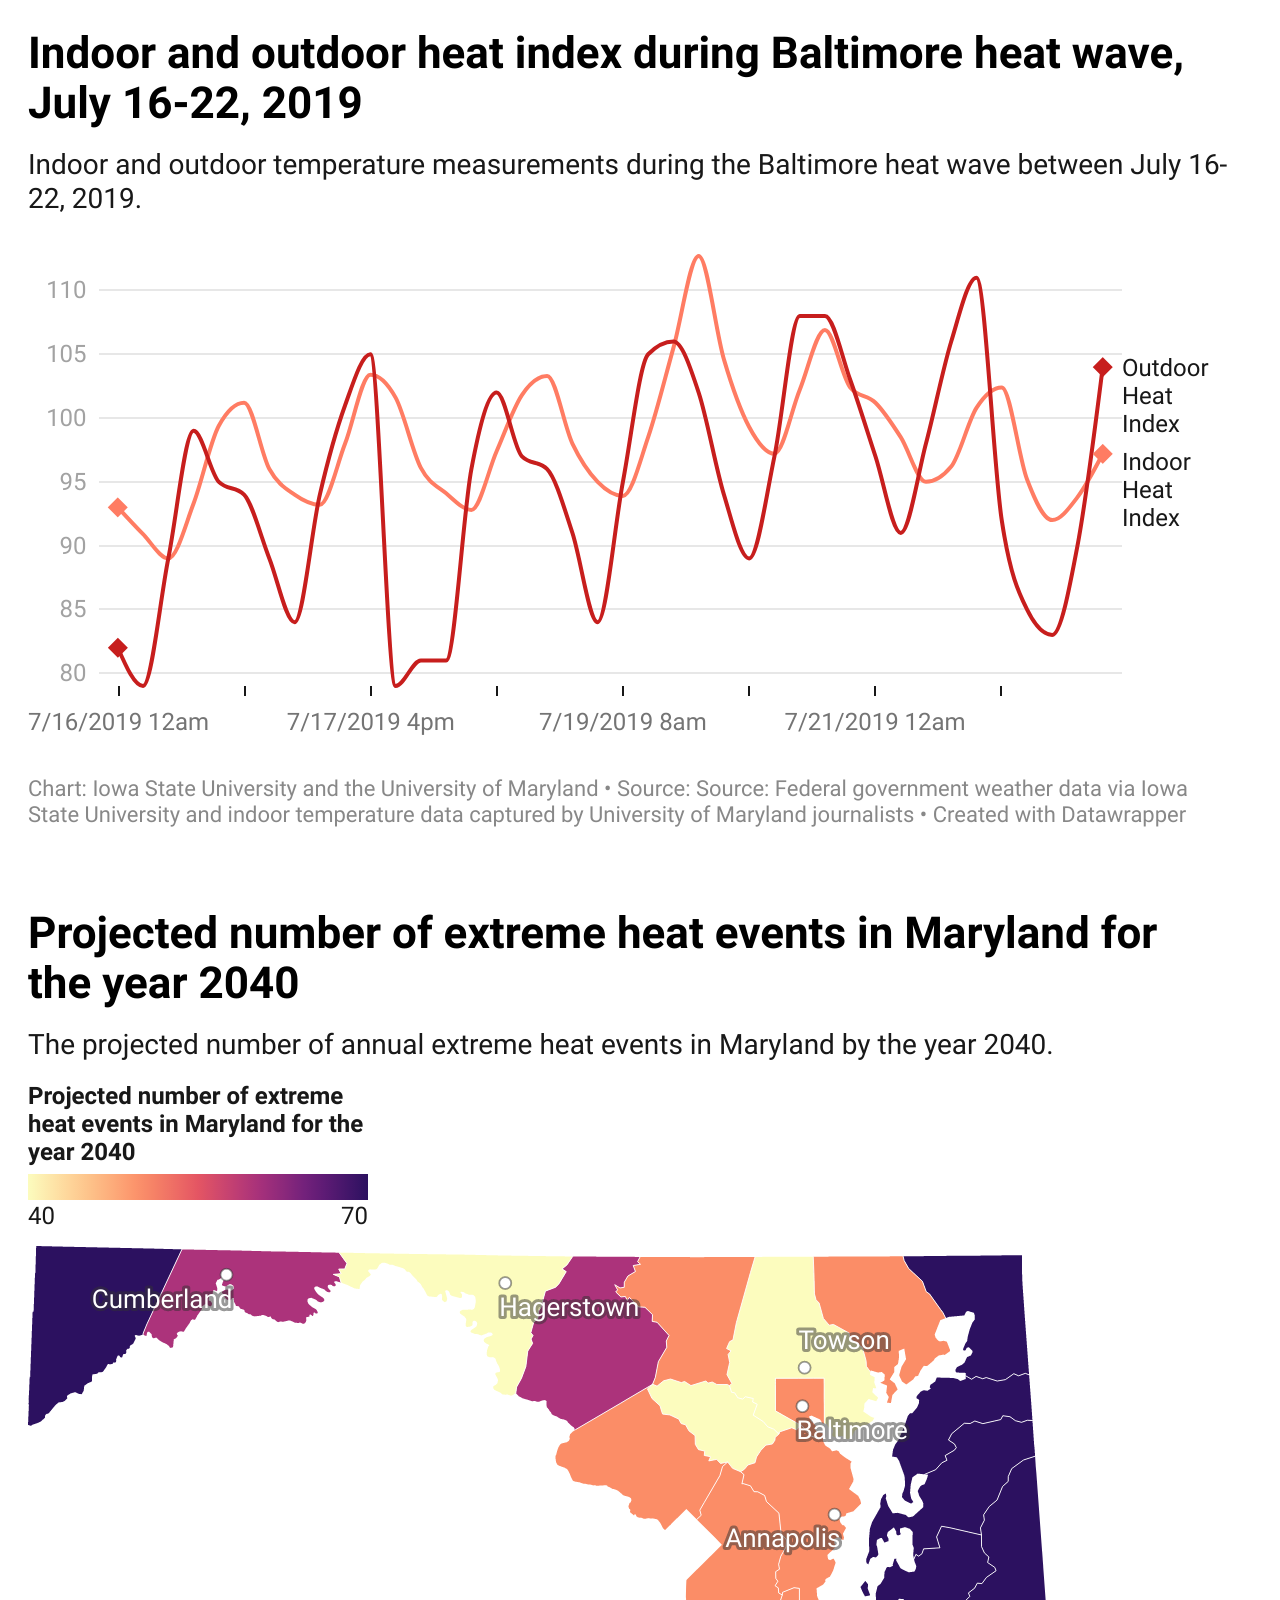
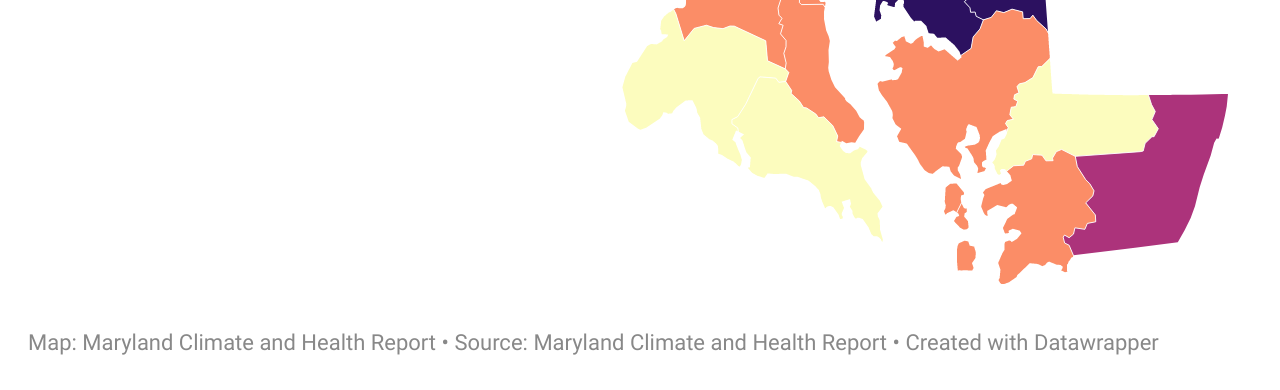
<file: data-viz/index.html>
<!doctype html>
<html lang="en">

<head>
<title>Barylick Heat Wave and Temperature Visualization Graphs</title>
<meta name="description" content="Merrill College of Journalism, UMD, health, heat, Baltimore, city, Adam Marton, temperature, air, climate, climate change, Iowa State University, projected, number, extreme, heat, events, extreme heat events, 2040, Cumberland, Hagerstown, Towson, Baltimore, Annapolis, sensors, indoor, outdoor">
<meta name="author" content="Chris Barylick">
<meta name="viewport" content="width=device-width, initial-scale=1, shrink-to-fit=no">
<link rel="stylesheet" href="https://cdn.jsdelivr.net/npm/bootstrap@5.0.2/dist/css/bootstrap.min.css" rel="stylesheet" integrity="sha384-EVSTQN3/azprG1Anm3QDgpJLIm9Nao0Yz1ztcQTwFspd3yD65VohhpuuCOmLASjC" crossorigin="anonymous">

<!--My Local Stylesheet -->
<link rel="stylesheet" type="text/css" href="style.css">
</head>
<body>
  <div class="row">
    <div class="col-md-12" id="graph">
<img src="barylick-indoor-and-outdoor-heat-index-during-baltimore-heat-wave-july-16-22-2019.png" alt="Chart: Iowa State University and the University of Maryland Source: Federal government weather data via Iowa State University and indoor temperature data captured by University of Maryland journalists Created with Datawrapper">
</div>
</div>
<br>
<br>
<div class="row">
  <div class="col-md-12" id="graph">
<img src="barylick-projected-number-of-extreme-heat-events-in-maryland-for-the-year-2040.png" alt="Chart: Iowa State University and the University of Maryland Source: Federal government weather data via Iowa State University and indoor temperature data captured by University of Maryland journalists Created with Datawrapper">
</div>
</div>
</body>
</html>
</file>
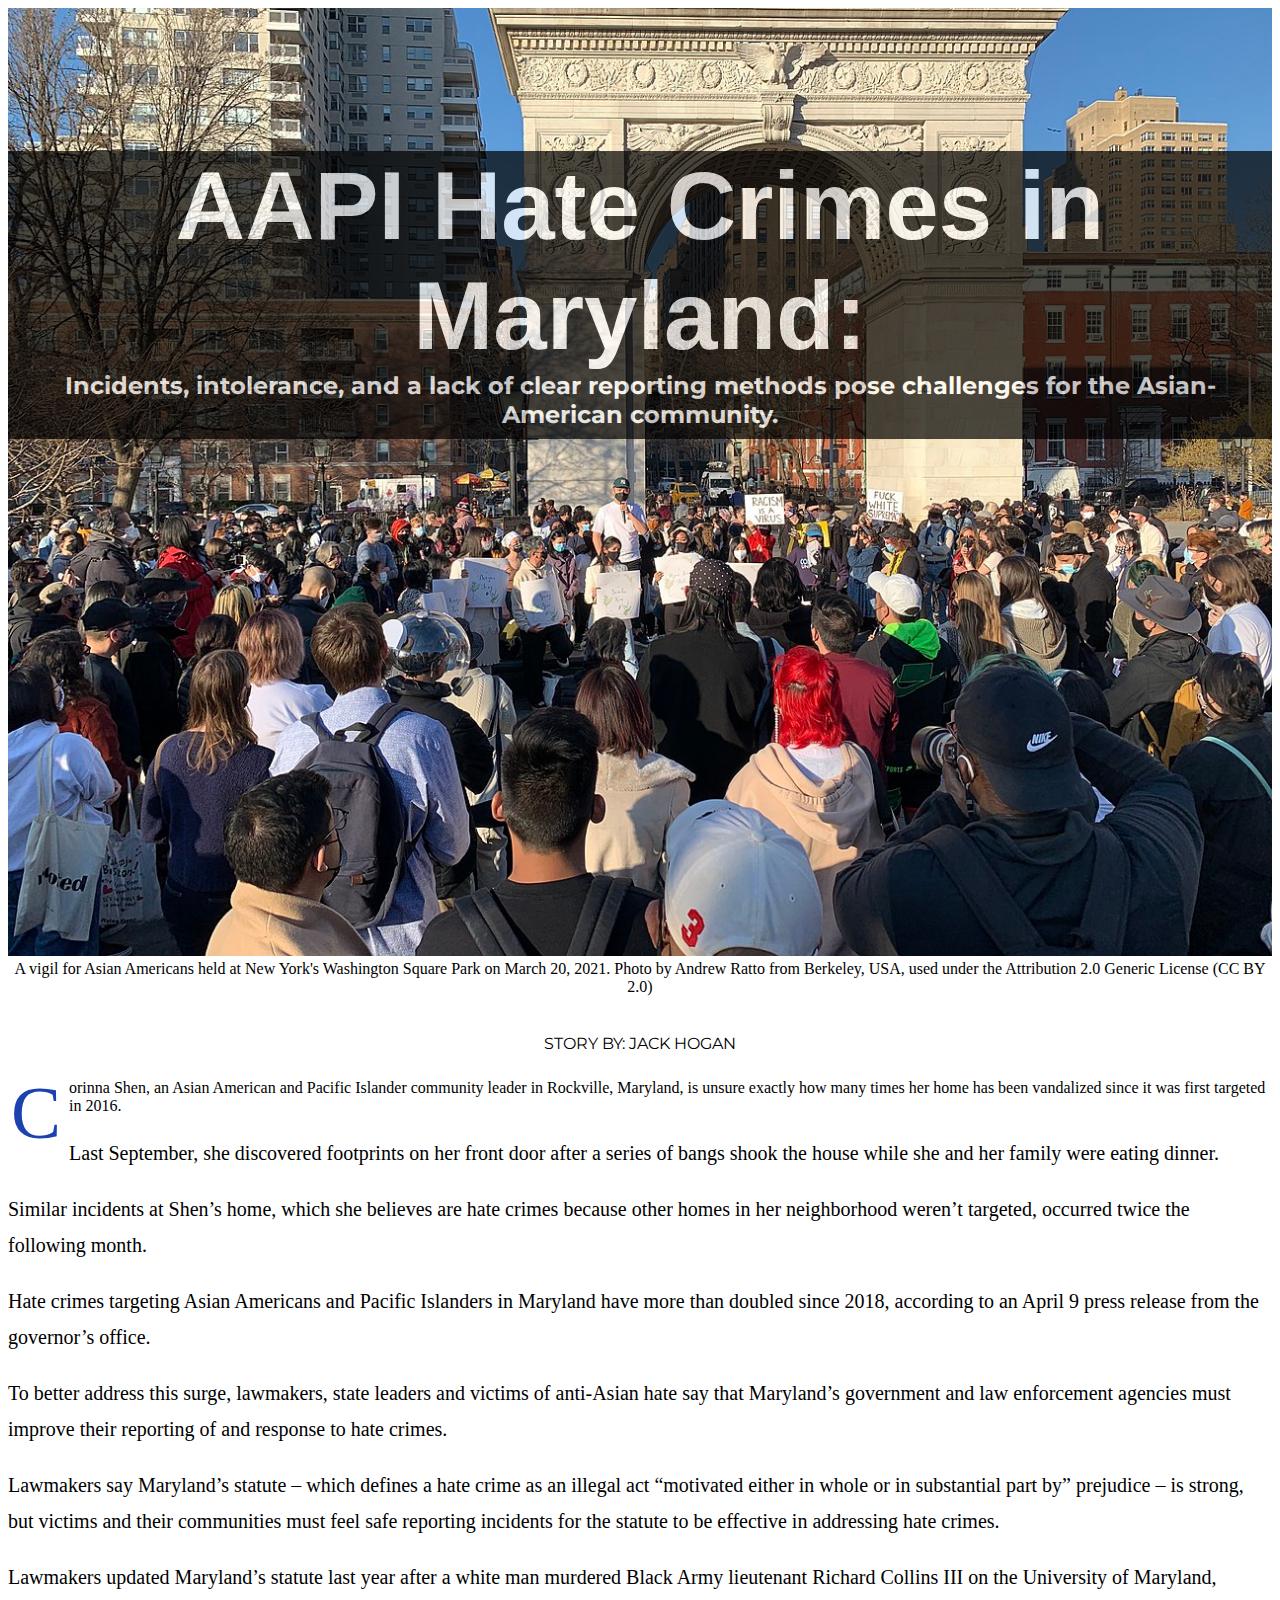
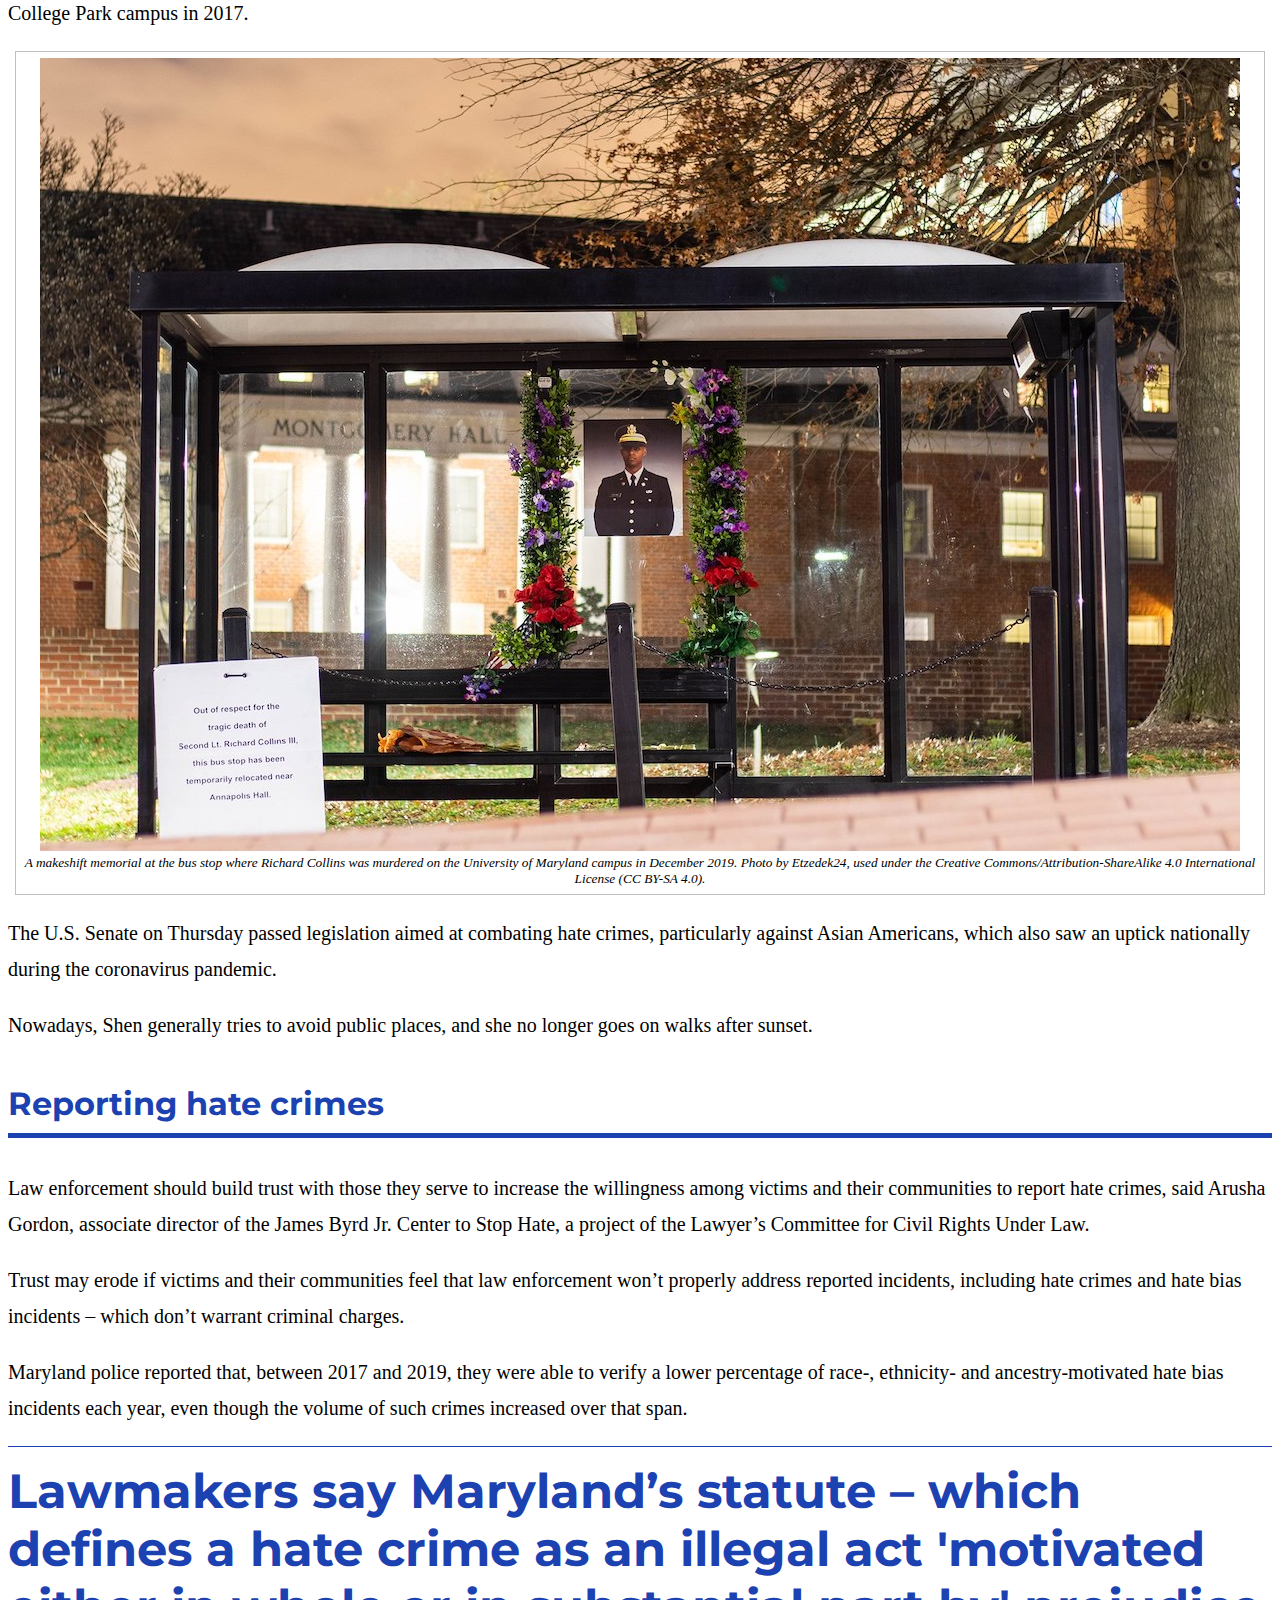
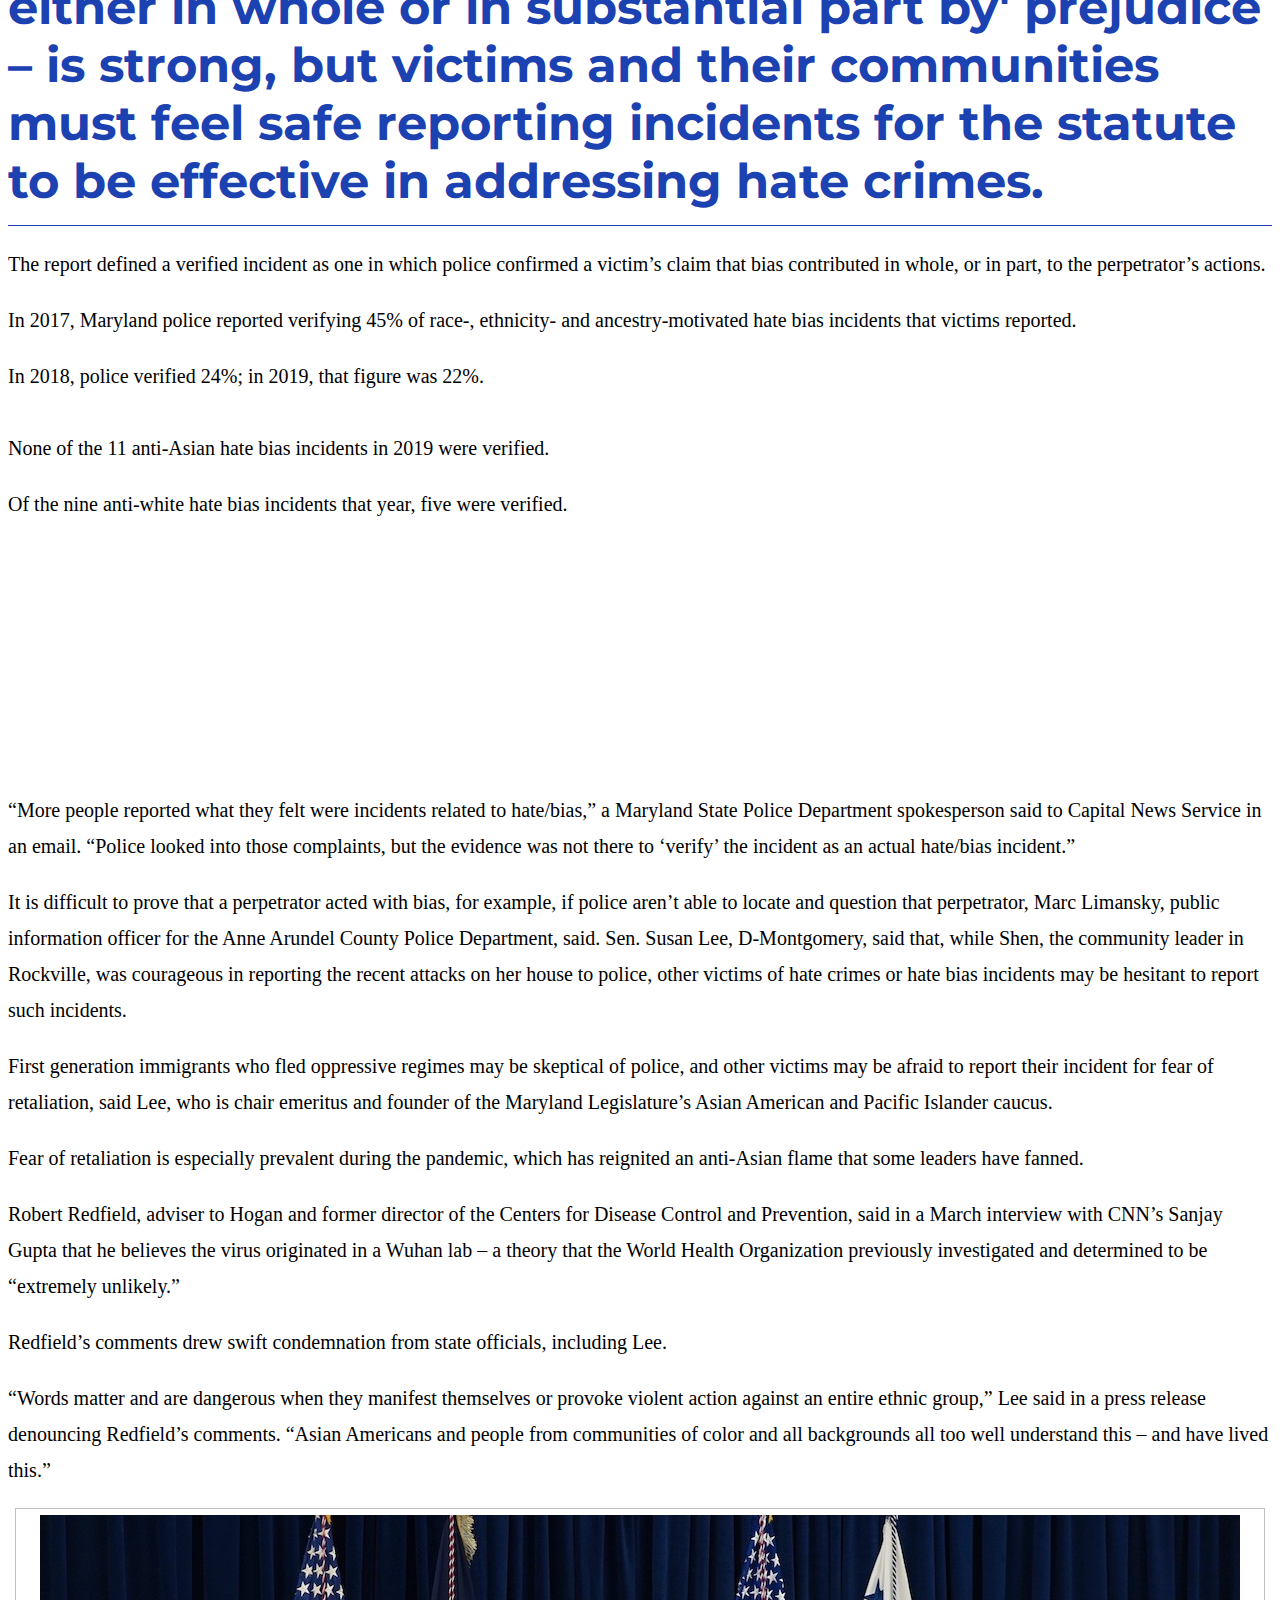
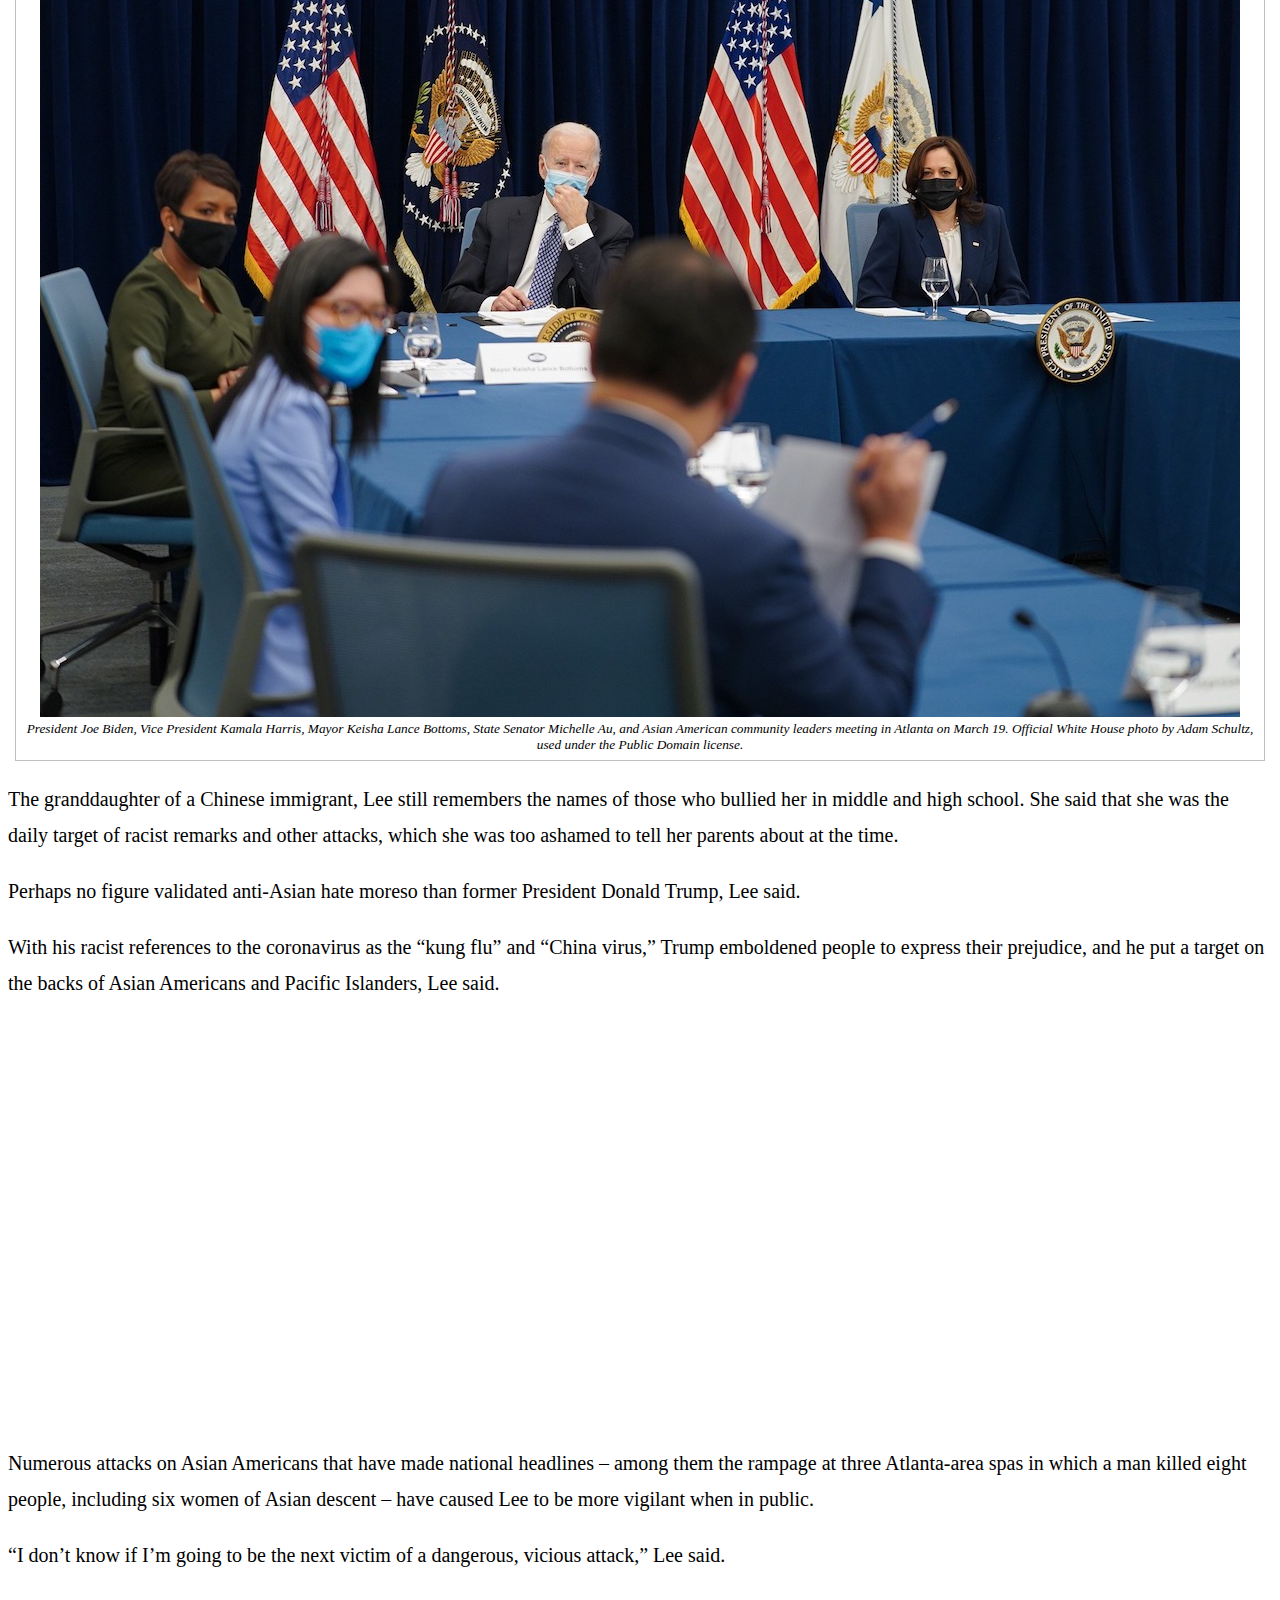
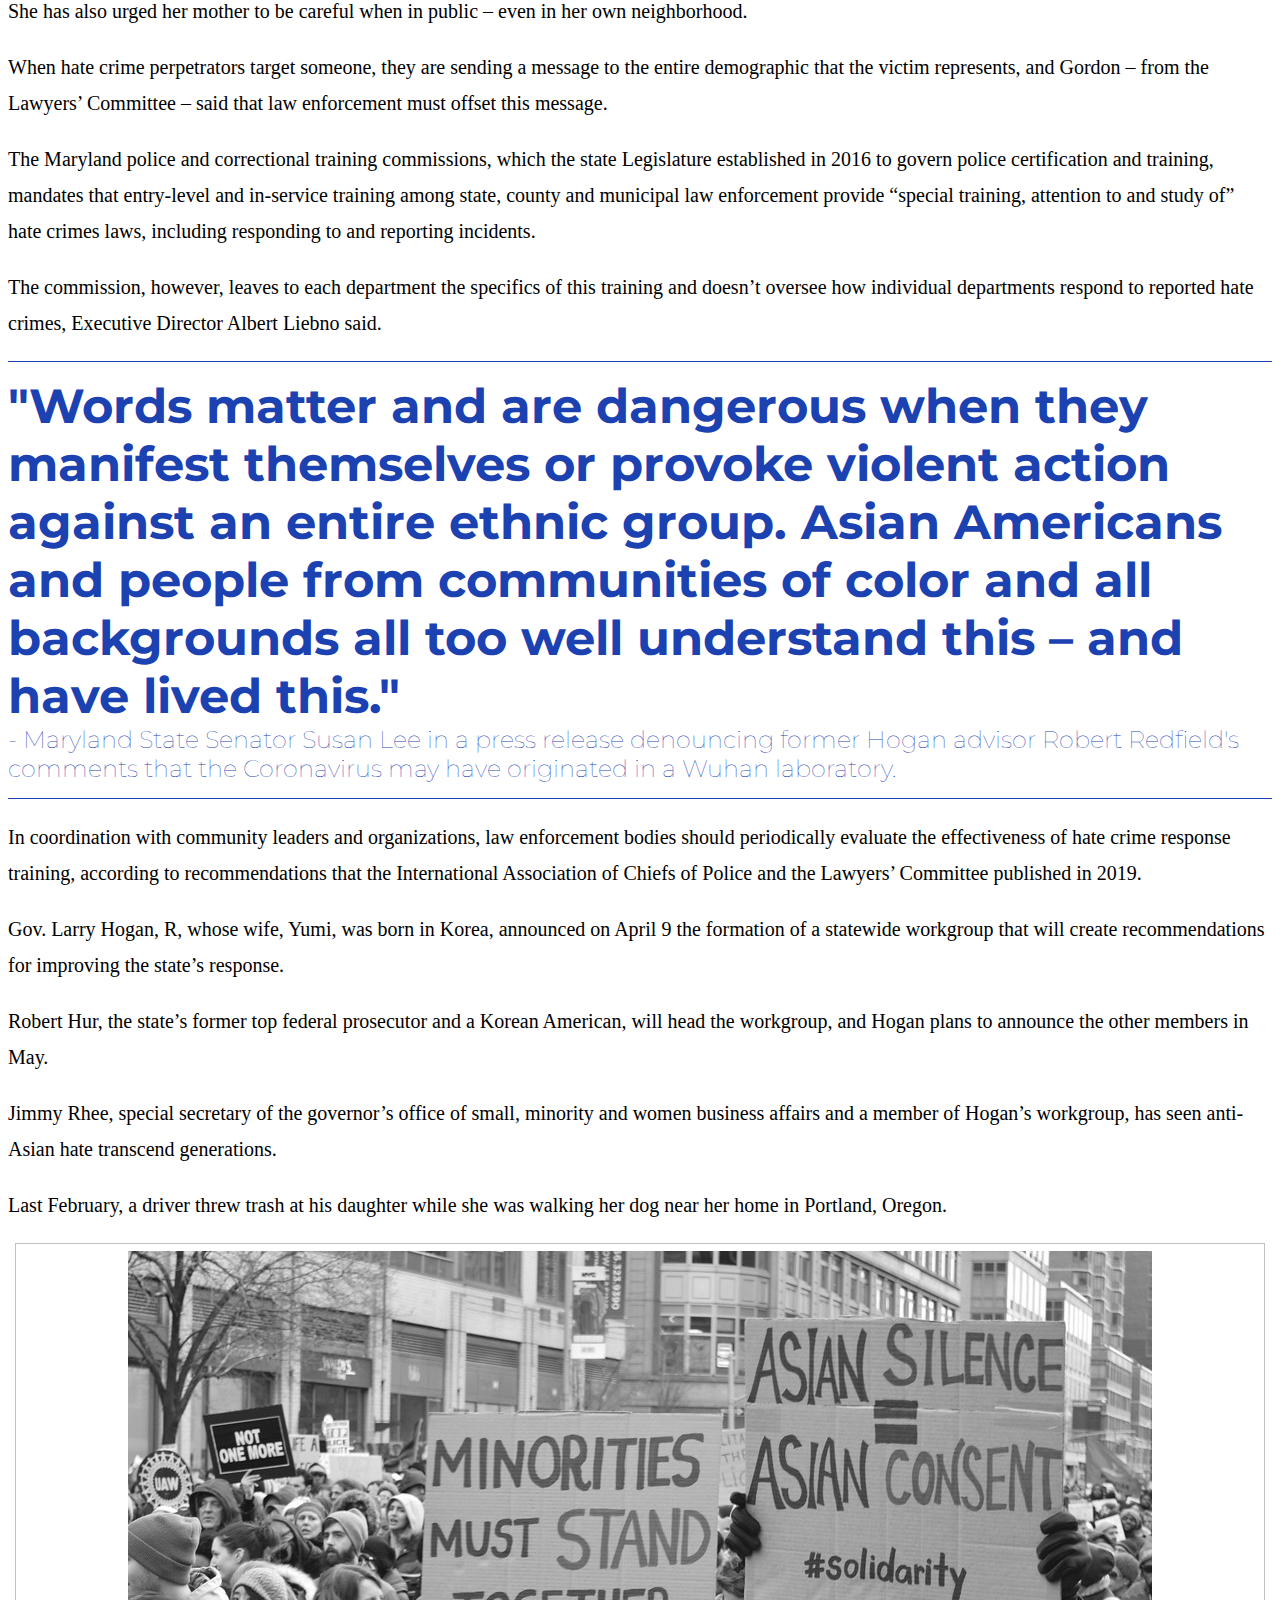
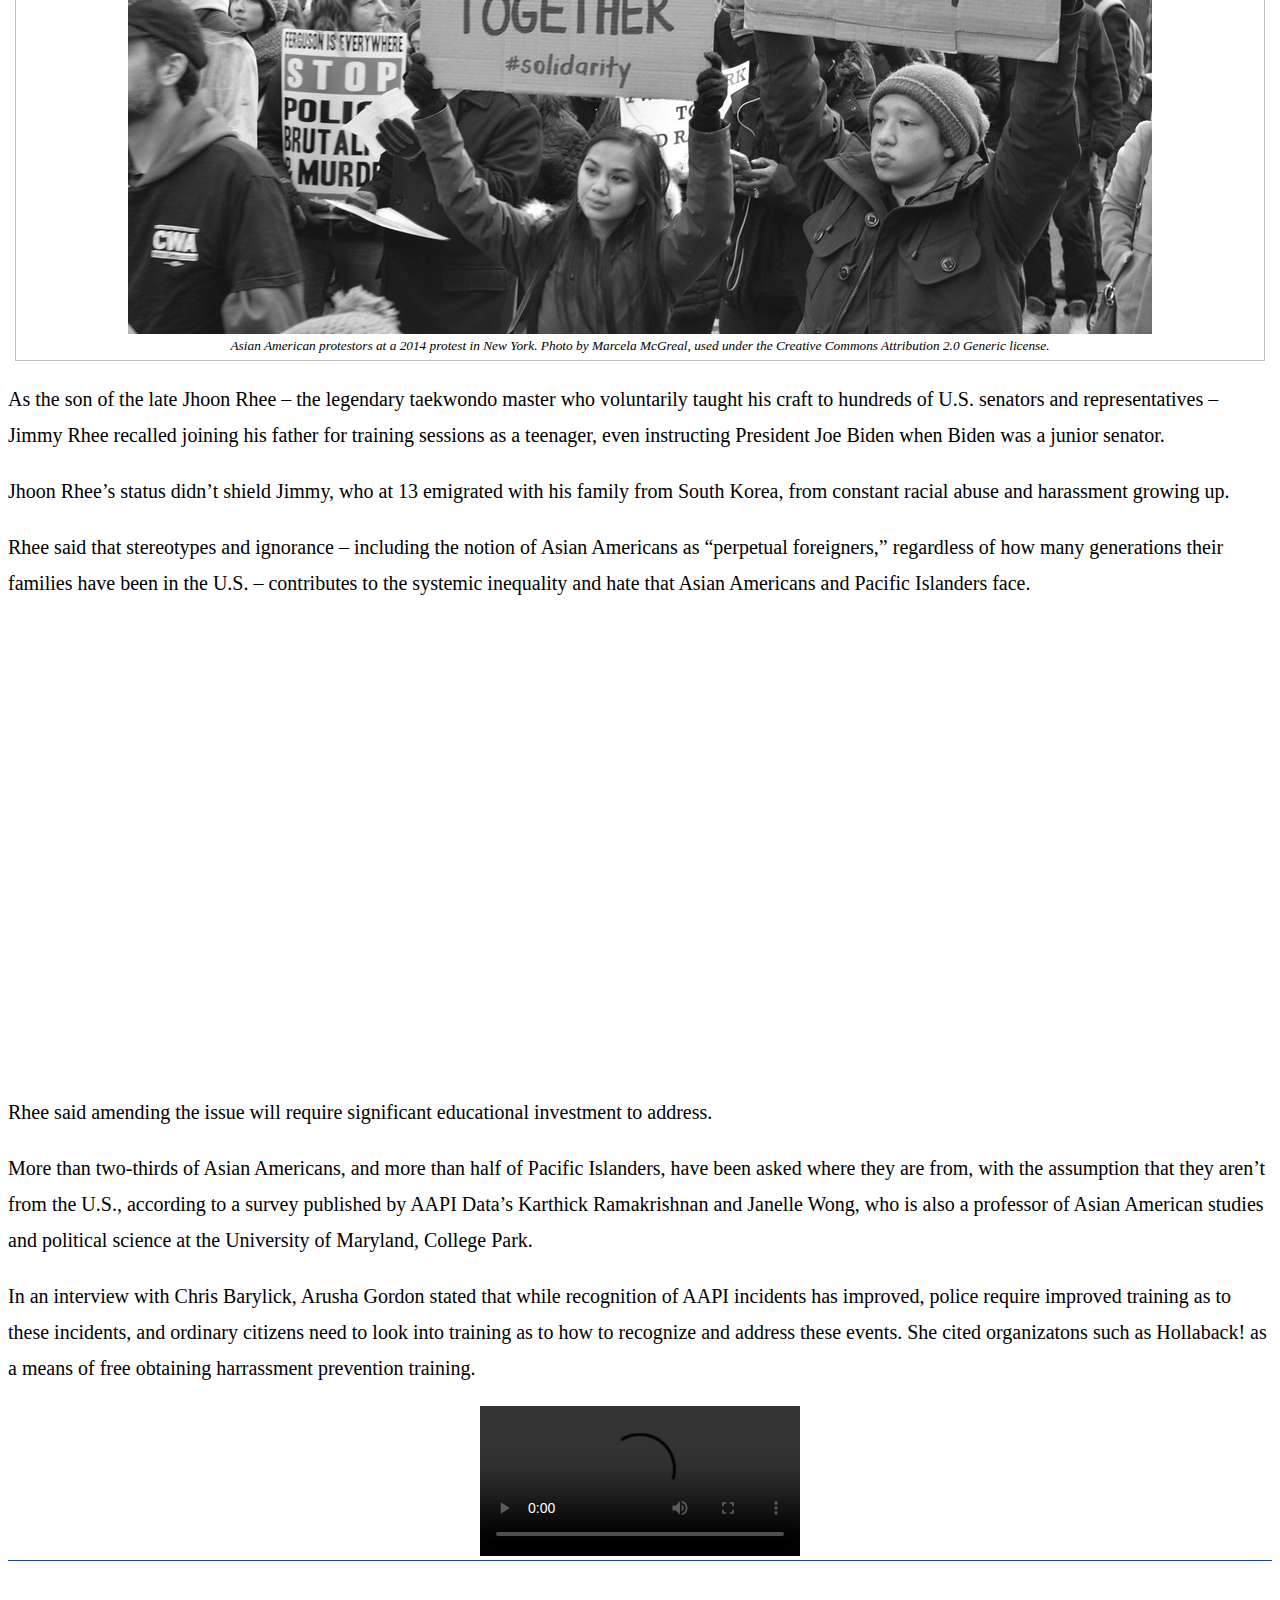
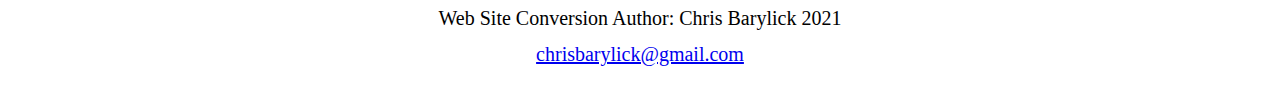
<file: finalproject/index.html>
<!doctype html>
<html lang="en">

<head>
<title>Addressing a new wave of anti-Asian hate in Maryland</title>
<meta name="description" content="Merrill College of Journalism, UMD, health, prejudice, incidents, AAPI, Asian, American, Pacific, Islander, Asian American Pacific Islander, 2019, 2020, shunning, avoidance, physical assault, verbal, harrassment, coughing, spitting, Stop AAPI Hate, Datawrapper, chart, graph, map, Chinese, other, ethnicities, Koreans, Vietnamese, Filipinos, U.S., cities, Boston, Massachusetts, Cincinatti, Ohio, Cleveland, Denver, Colorado, Long Beach, California, San Antonio, Texas, San Diego, San Francisco, San Jose, Seattle, Washington, Washington, District of Columbia, MA, OH, TX, CO, CA, WA, DC">
<meta name="author" content="Chris Barylick">
<meta name="viewport" content="width=device-width, initial-scale=1, shrink-to-fit=no">

<!--Bootstrap CSS -->
<link rel="stylesheet" href="https://cdn.jsdelivr.net/npm/bootstrap@5.0.2/dist/css/bootstrap.min.css" rel="stylesheet" integrity="sha384-EVSTQN3/azprG1Anm3QDgpJLIm9Nao0Yz1ztcQTwFspd3yD65VohhpuuCOmLASjC" crossorigin="anonymous">

<!--My Local Stylesheet -->
<link rel="stylesheet" type="text/css" href="style.css">

<link rel="preconnect" href="https://fonts.googleapis.com">
<link rel="preconnect" href="https://fonts.gstatic.com" crossorigin>
<link href="https://fonts.googleapis.com/css2?family=Montserrat:wght@300;400;500;700;800;900&display=swap" rel="stylesheet">
<!-- Google Font styles -->
</head>
<body>

<!--Splash/hero area -->

<div class="hero-container">
  <img src="images/wspvigilforasianamericans.jpg" class="hero-image" alt="A vigil for Asian Americans held at New York's Washington Square Park on March 20, 2021. Photo by Andrew Ratto from Berkeley, USA, used under the Attribution 2.0 Generic License (CC BY 2.0).">

  <div class="overlay">
    <div class="hero-hed">AAPI Hate Crimes in Maryland:
      <div class="hero-sub">Incidents, intolerance, and a lack of clear reporting methods pose challenges for the Asian-American community.
    </div>
  </div>
</div>
</div>
<div id="caption">A vigil for Asian Americans held at New York's Washington Square Park on March 20, 2021. Photo by Andrew Ratto from Berkeley, USA, used under the Attribution 2.0 Generic License (CC BY 2.0)
</div>
<!-- End hero/splash -->
<br>
<div class="container">
 <p id="byline">STORY BY: JACK HOGAN</p>
<p>
  <span class="firstcharacter">C</span>
</p>
orinna Shen, an Asian American and Pacific Islander community leader in Rockville, Maryland, is unsure exactly how many times her home has been vandalized since it was first targeted in 2016.
</p>
<p>
Last September, she discovered footprints on her front door after a series of bangs shook the house while she and her family were eating dinner.
</p>
<p>
Similar incidents at Shen’s home, which she believes are hate crimes because other homes in her neighborhood weren’t targeted, occurred twice the following month.
</p>
<p>
Hate crimes targeting Asian Americans and Pacific Islanders in Maryland have more than doubled since 2018, according to an April 9 press release from the governor’s office.
</p>
<p>
To better address this surge, lawmakers, state leaders and victims of anti-Asian hate say that Maryland’s government and law enforcement agencies must improve their reporting of and response to hate crimes.
</p>
<p>
Lawmakers say Maryland’s statute – which defines a hate crime as an illegal act “motivated either in whole or in substantial part by” prejudice – is strong, but victims and their communities must feel safe reporting incidents for the statute to be effective in addressing hate crimes.
</p>
<p>
Lawmakers updated Maryland’s statute last year after a white man murdered Black Army lieutenant Richard Collins III on the University of Maryland, College Park campus in 2017.
</p>
<div id="figure">
    <img src="images/rcollinsbusstopumd.jpg" alt="A makeshift memorial at the bus stop where Richard Collins was murdered on the University of Maryland campus in December 2019. Photo by Etzedek24, used under the Creative Commons/Attribution-ShareAlike 4.0 International License (CC BY-SA 4.0)">
<figcaption>A makeshift memorial at the bus stop where Richard Collins was murdered on the University of Maryland campus in December 2019. Photo by Etzedek24, used under the Creative Commons/Attribution-ShareAlike 4.0 International License (CC BY-SA 4.0).</figcaption>
</div>
<p>
The U.S. Senate on Thursday passed legislation aimed at combating hate crimes, particularly against Asian Americans, which also saw an uptick nationally during the coronavirus pandemic.
</p>
<p>
Nowadays, Shen generally tries to avoid public places, and she no longer goes on walks after sunset.
</p>
<p>
<p id="chapter">Reporting hate crimes</p>
<p>
Law enforcement should build trust with those they serve to increase the willingness among victims and their communities to report hate crimes, said Arusha Gordon, associate director of the James Byrd Jr. Center to Stop Hate, a project of the Lawyer’s Committee for Civil Rights Under Law.
</p>
<p>
Trust may erode if victims and their communities feel that law enforcement won’t properly address reported incidents, including hate crimes and hate bias incidents – which don’t warrant criminal charges.
</p>
<p>
Maryland police reported that, between 2017 and 2019, they were able to verify a lower percentage of race-, ethnicity- and ancestry-motivated hate bias incidents each year, even though the volume of such crimes increased over that span.
</p>
<div class="quote">
Lawmakers say Maryland’s statute – which defines a hate crime as an illegal act 'motivated either in whole or in substantial part by' prejudice – is strong, but victims and their communities must feel safe reporting incidents for the statute to be effective in addressing hate crimes.
  </div>
<p>
The report defined a verified incident as one in which police confirmed a victim’s claim that bias contributed in whole, or in part, to the perpetrator’s actions.
</p>
<p>
In 2017, Maryland police reported verifying 45% of race-, ethnicity- and ancestry-motivated hate bias incidents that victims reported.
</p>
<p>
In 2018, police verified 24%; in 2019, that figure was 22%.
<br>
<br>
None of the 11 anti-Asian hate bias incidents in 2019 were verified.
</p>
<p>
Of the nine anti-white hate bias incidents that year, five were verified.
</p>
<div class="row">
    <div class="col-md-12" id="graph">
    <iframe title="Prejudice Incidents Targeting U.S. AAPI Populations by Victim Ethnicity (March 19 to December 31, 2020)" aria-label="Column Chart" id="datawrapper-chart-IbcuF" src="https://datawrapper.dwcdn.net/IbcuF/1/" scrolling="no" frameborder="0" style="width: 0; min-width: 100% !important; border: none;" height="226"></iframe><script type="text/javascript">!function(){"use strict";window.addEventListener("message",(function(e){if(void 0!==e.data["datawrapper-height"]){var t=document.querySelectorAll("iframe");for(var a in e.data["datawrapper-height"])for(var r=0;r<t.length;r++){if(t[r].contentWindow===e.source)t[r].style.height=e.data["datawrapper-height"][a]+"px"}}}))}();
    </script>
  </div>
<p>
“More people reported what they felt were incidents related to hate/bias,” a Maryland State Police Department spokesperson said to Capital News Service in an email. “Police looked into those complaints, but the evidence was not there to ‘verify’ the incident as an actual hate/bias incident.”
</p>
<p>
It is difficult to prove that a perpetrator acted with bias, for example, if police aren’t able to locate and question that perpetrator, Marc Limansky, public information officer for the Anne Arundel County Police Department, said.
Sen. Susan Lee, D-Montgomery, said that, while Shen, the community leader in Rockville, was courageous in reporting the recent attacks on her house to police, other victims of hate crimes or hate bias incidents may be hesitant to report such incidents.
</p>
<p>
First generation immigrants who fled oppressive regimes may be skeptical of police, and other victims may be afraid to report their incident for fear of retaliation, said Lee, who is chair emeritus and founder of the Maryland Legislature’s Asian American and Pacific Islander caucus.
</p>
<p>
Fear of retaliation is especially prevalent during the pandemic, which has reignited an anti-Asian flame that some leaders have fanned.
</p>
<p>
Robert Redfield, adviser to Hogan and former director of the Centers for Disease Control and Prevention, said in a March interview with CNN’s Sanjay Gupta that he believes the virus originated in a Wuhan lab – a theory that the World Health Organization previously investigated and determined to be “extremely unlikely.”
</p>
<p>
Redfield’s comments drew swift condemnation from state officials, including Lee.
</p>
<p>
“Words matter and are dangerous when they manifest themselves or provoke violent action against an entire ethnic group,” Lee said in a press release denouncing Redfield’s comments. “Asian Americans and people from communities of color and all backgrounds all too well understand this – and have lived this.”
</p>
<div id="figure">
<img src="images/presidentjoebidenandvicepresidentkamalaharrismeetwithasianamericanleadersinatlanta.jpg" alt="President Joe Biden, Vice President Kamala Harris, Mayor Keisha Lance Bottoms, State Senator Michelle Au, and Asian American community leaders meeting in Atlanta on March 19, 2021">
<figcaption>President Joe Biden, Vice President Kamala Harris, Mayor Keisha Lance Bottoms, State Senator Michelle Au, and Asian American community leaders meeting in Atlanta on March 19. Official White House photo by Adam Schultz, used under the Public Domain license.</figcaption>
</div>
<p>
The granddaughter of a Chinese immigrant, Lee still remembers the names of those who bullied her in middle and high school.
She said that she was the daily target of racist remarks and other attacks, which she was too ashamed to tell her parents about at the time.
</p>
<p>
Perhaps no figure validated anti-Asian hate moreso than former President Donald Trump, Lee said.
</p>
<p>
With his racist references to the coronavirus as the “kung flu” and “China virus,” Trump emboldened people to express their prejudice, and he put a target on the backs of Asian Americans and Pacific Islanders, Lee said.
</p>
<div class="row">
  <div class="col-md-12" id="graph">
    <iframe title="Prejudice Incidents Targeting U.S. AAPI PopulationsMarch 19 - December 31, 2020" aria-label="chart" id="datawrapper-chart-zn9dc" src="https://datawrapper.dwcdn.net/zn9dc/2/" scrolling="no" frameborder="0" style="width: 0; min-width: 100% !important; border: none;" height="400"></iframe><script type="text/javascript">!function(){"use strict";window.addEventListener("message",(function(e){if(void 0!==e.data["datawrapper-height"]){var t=document.querySelectorAll("iframe");for(var a in e.data["datawrapper-height"])for(var r=0;r<t.length;r++){if(t[r].contentWindow===e.source)t[r].style.height=e.data["datawrapper-height"][a]+"px"}}}))}();
    </script>
</div>
</div>
<p>
Numerous attacks on Asian Americans that have made national headlines – among them the rampage at three Atlanta-area spas in which a man killed eight people, including six women of Asian descent – have caused Lee to be more vigilant when in public.
</p>
<p>
“I don’t know if I’m going to be the next victim of a dangerous, vicious attack,” Lee said.
</p>
<p>
She has also urged her mother to be careful when in public – even in her own neighborhood.
</p>
<p>
When hate crime perpetrators target someone, they are sending a message to the entire demographic that the victim represents, and Gordon – from the Lawyers’ Committee – said that law enforcement must offset this message.
</p>
<p>
The Maryland police and correctional training commissions, which the state Legislature established in 2016 to govern police certification and training, mandates that entry-level and in-service training among state, county and municipal law enforcement provide “special training, attention to and study of” hate crimes laws, including responding to and reporting incidents.
</p>
<p>
The commission, however, leaves to each department the specifics of this training and doesn’t oversee how individual departments respond to reported hate crimes, Executive Director Albert Liebno said.
</p>
<div class="quote">
"Words matter and are dangerous when they manifest themselves or provoke violent action against an entire ethnic group. Asian Americans and people from communities of color and all backgrounds all too well understand this – and have lived this."
<div class="quote-attribution">
- Maryland State Senator Susan Lee in a press release denouncing former Hogan advisor Robert Redfield's comments that the Coronavirus may have originated in a Wuhan laboratory.
  </div>
</div>
<p>
In coordination with community leaders and organizations, law enforcement bodies should periodically evaluate the effectiveness of hate crime response training, according to recommendations that the International Association of Chiefs of Police and the Lawyers’ Committee published in 2019.
</p>
<p>
Gov. Larry Hogan, R, whose wife, Yumi, was born in Korea, announced on April 9 the formation of a statewide workgroup that will create recommendations for improving the state’s response.
</p>
<p>
Robert Hur, the state’s former top federal prosecutor and a Korean American, will head the workgroup, and Hogan plans to announce the other members in May.
</p>
<p>
Jimmy Rhee, special secretary of the governor’s office of small, minority and women business affairs and a member of Hogan’s workgroup, has seen anti-Asian hate transcend generations.
</p>
<p>
Last February, a driver threw trash at his daughter while she was walking her dog near her home in Portland, Oregon.
</p>
<div id="figure">
<img src="images/asianamericanprotestors.jpg" alt="Asian American protestors at a 2014 protest in New York. Photo by Marcela McGreal, used under the Creative Commons Attribution 2.0 Generic license.">
<figcaption>Asian American protestors at a 2014 protest in New York. Photo by Marcela McGreal, used under the Creative Commons Attribution 2.0 Generic license.</figcaption>
</div>
<p>
As the son of the late Jhoon Rhee – the legendary taekwondo master who voluntarily taught his craft to hundreds of U.S. senators and representatives – Jimmy Rhee recalled joining his father for training sessions as a teenager, even instructing President Joe Biden when Biden was a junior senator.
</p>
<p>
Jhoon Rhee’s status didn’t shield Jimmy, who at 13 emigrated with his family from South Korea, from constant racial abuse and harassment growing up.
</p>
<p>
Rhee said that stereotypes and ignorance – including the notion of Asian Americans as “perpetual foreigners,” regardless of how many generations their families have been in the U.S. – contributes to the systemic inequality and hate that Asian Americans and Pacific Islanders face.
</p>
<div class="row">
  <div class="col-md-12" id="graph">
    <iframe title="Anti-Asian Hate Crimes and Percentage Changes in U.S. Cities Between 2019 and 2020" aria-label="Map" id="datawrapper-chart-SamFA" src="https://datawrapper.dwcdn.net/SamFA/2/" scrolling="no" frameborder="0" style="width: 0; min-width: 100% !important; border: none;" height="449"></iframe><script type="text/javascript">!function(){"use strict";window.addEventListener("message",(function(e){if(void 0!==e.data["datawrapper-height"]){var t=document.querySelectorAll("iframe");for(var a in e.data["datawrapper-height"])for(var r=0;r<t.length;r++){if(t[r].contentWindow===e.source)t[r].style.height=e.data["datawrapper-height"][a]+"px"}}}))}();
    </script>
</div>
</div>
<p>
Rhee said amending the issue will require significant educational investment to address.
</p>
<p>
More than two-thirds of Asian Americans, and more than half of Pacific Islanders, have been asked where they are from, with the assumption that they aren’t from the U.S., according to a survey published by AAPI Data’s Karthick Ramakrishnan and Janelle Wong, who is also a professor of Asian American studies and political science at the University of Maryland, College Park.
</p>
<p>In an interview with Chris Barylick, Arusha Gordon stated that while recognition of AAPI incidents has improved, police require improved training as to these incidents, and ordinary citizens need to look into training as to how to recognize and address these events. She cited organizatons such as Hollaback! as a means of free obtaining harrassment prevention training.
<center>
<video width="320px" controls>
    <source src="https://www.dropbox.com/s/ai22ei15j3si1vz/arushagordonaapiInterview.mov?raw=1"/>
</video>
</center>

<script src="https://code.jquery.com/jquery-3.4.1.slim.min.js" integrity="sha384-J6qa4849blE2+poT4WnyKhv5vZF5SrPo0iEjwBvKU7imGFAV0wwj1yYfoRSJoZ+n" crossorigin="anonymous"></script>
<script src="https://cdn.jsdelivr.net/npm/popper.js@1.16.0/dist/umd/popper.min.js" integrity="sha384-Q6E9RHvbIyZFJoft+2mJbHaEWldlvI9IOYy5n3zV9zzTtmI3UksdQRVvoxMfooAo" crossorigin="anonymous"></script>
<script src="https://stackpath.bootstrapcdn.com/bootstrap/4.4.1/js/bootstrap.min.js" integrity="sha384-wfSDF2E50Y2D1uUdj0O3uMBJnjuUD4Ih7YwaYd1iqfktj0Uod8GCExl3Og8ifwB6" crossorigin="anonymous"></script>
<script src="https://cdn.jsdelivr.net/npm/@popperjs/core@2.9.2/dist/umd/popper.min.js" integrity="sha384-IQsoLXl5PILFhosVNubq5LC7Qb9DXgDA9i+tQ8Zj3iwWAwPtgFTxbJ8NT4GN1R8p" crossorigin="anonymous"></script>
<script src="https://cdn.jsdelivr.net/npm/bootstrap@5.0.2/dist/js/bootstrap.min.js" integrity="sha384-cVKIPhGWiC2Al4u+LWgxfKTRIcfu0JTxR+EQDz/bgldoEyl4H0zUF0QKbrJ0EcQF" crossorigin="anonymous"></script>

<div id="footer">
  <br>
  <p>Web Site Conversion Author: Chris Barylick 2021<br>
  <a href="mailto:chrisbarylick@gmail.com">chrisbarylick@gmail.com</a></p>
</footer>
</body>
</html>
</file>
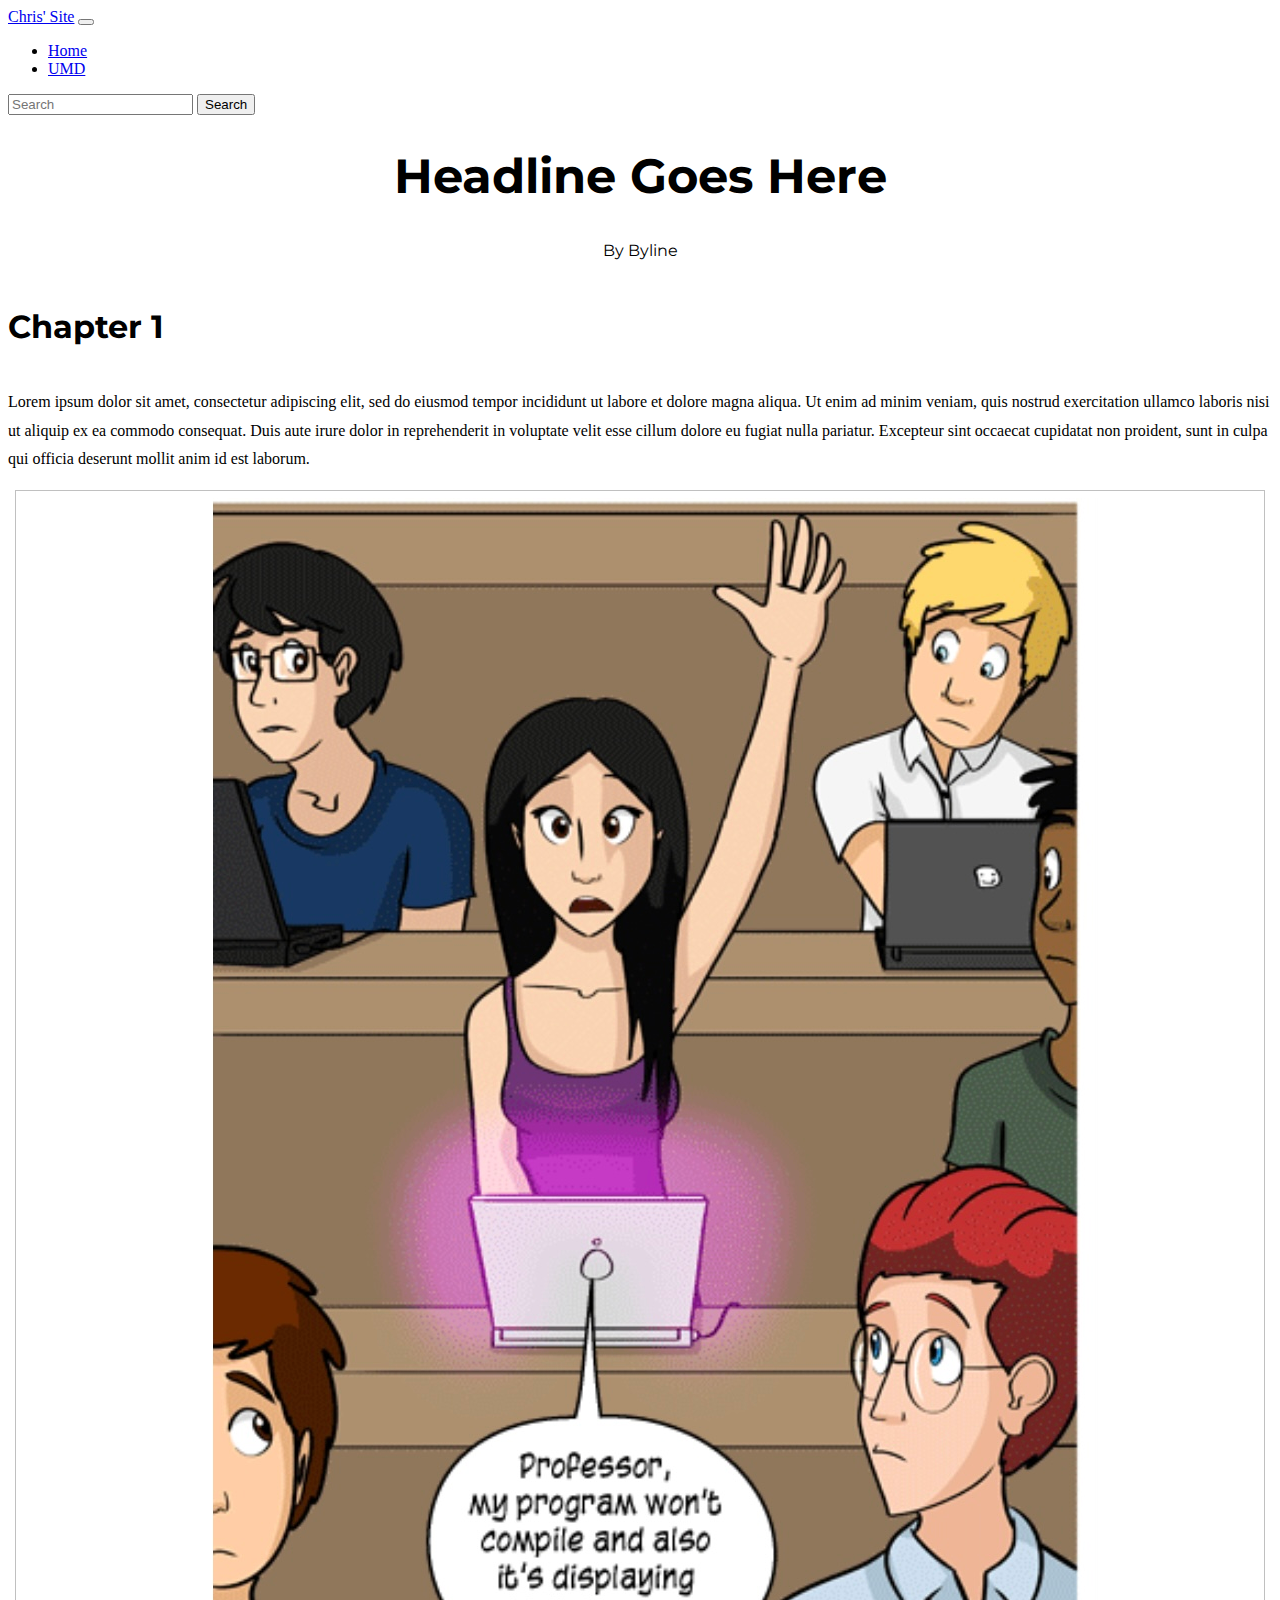
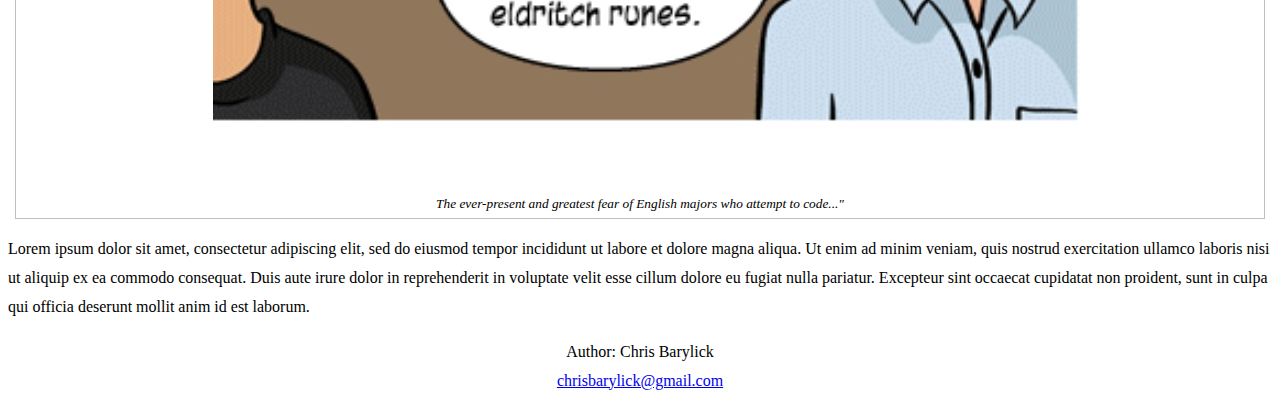
<file: html-frame/index.html>
<!doctype html>
<html lang="en">

<head>
<title>Chris' Spiffy HTML Frame</title>
<meta name="description" content="Merrill College of Journalism, UMD">
<meta name="author" content="Chris Barylick">

<!--Bootstrap CSS -->
<link rel="stylesheet" href="https://cdn.jsdelivr.net/npm/bootstrap@5.0.2/dist/css/bootstrap.min.css" rel="stylesheet" integrity="sha384-EVSTQN3/azprG1Anm3QDgpJLIm9Nao0Yz1ztcQTwFspd3yD65VohhpuuCOmLASjC" crossorigin="anonymous">

<!--My Local Stylesheet -->
<link rel="stylesheet" type="text/css" href="style.css">

<link rel="preconnect" href="https://fonts.googleapis.com">
<link rel="preconnect" href="https://fonts.gstatic.com" crossorigin>
<link href="https://fonts.googleapis.com/css2?family=Montserrat:wght@300;400;500;700;800;900&display=swap" rel="stylesheet">

<!-- Google Font styles -->
</head>

<body>

<!-- Bootstrap Navbar Start -->
  <nav class="navbar navbar-expand-lg navbar-light bg-light">
    <div class="container-fluid">
      <a class="navbar-brand" href="#">Chris' Site</a>
      <button class="navbar-toggler" type="button" data-bs-toggle="collapse" data-bs-target="#navbarSupportedContent" aria-controls="navbarSupportedContent" aria-expanded="false" aria-label="Toggle navigation">
        <span class="navbar-toggler-icon"></span>
      </button>

      <div class="collapse navbar-collapse" id="navbarSupportedContent">
        <ul class="navbar-nav me-auto mb-2 mb-lg-0">
          <li class="nav-item">
            <a class="nav-link active" aria-current="page" href="#">Home</a>
          </li>
          <li class="nav-item">
            <a class="nav-link" href="https://www.umd.edu">UMD</a>
          </li>
              </ul>
        <form class="d-flex">
          <input class="form-control me-2" type="search" placeholder="Search" aria-label="Search">
          <button class="btn btn-outline-success" type="submit">Search</button>
        </form>
      </div>
    </div>
  </nav>
<!--Bootstrap Navbar End -->
<div class="container">
 <h1 id="headline">Headline Goes Here</h1>
 <p id="byline">By Byline</p>

<p id="chapter">Chapter 1</p>

<p>Lorem ipsum dolor sit amet, consectetur adipiscing elit, sed do eiusmod tempor incididunt ut labore et dolore magna aliqua. Ut enim ad minim veniam, quis nostrud exercitation ullamco laboris nisi ut aliquip ex ea commodo consequat. Duis aute irure dolor in reprehenderit in voluptate velit esse cillum dolore eu fugiat nulla pariatur. Excepteur sint occaecat cupidatat non proident, sunt in culpa qui officia deserunt mollit anim id est laborum.
</p>

<div id="figure">
  <img src="compile.jpeg">
  <figcaption>The ever-present and greatest fear of English majors who attempt to code..."</figcaption>
</div>

<p>Lorem ipsum dolor sit amet, consectetur adipiscing elit, sed do eiusmod tempor incididunt ut labore et dolore magna aliqua. Ut enim ad minim veniam, quis nostrud exercitation ullamco laboris nisi ut aliquip ex ea commodo consequat. Duis aute irure dolor in reprehenderit in voluptate velit esse cillum dolore eu fugiat nulla pariatur. Excepteur sint occaecat cupidatat non proident, sunt in culpa qui officia deserunt mollit anim id est laborum.
</p>


</div>

<script src="https://code.jquery.com/jquery-3.4.1.slim.min.js" integrity="sha384-J6qa4849blE2+poT4WnyKhv5vZF5SrPo0iEjwBvKU7imGFAV0wwj1yYfoRSJoZ+n" crossorigin="anonymous"></script>
<script src="https://cdn.jsdelivr.net/npm/popper.js@1.16.0/dist/umd/popper.min.js" integrity="sha384-Q6E9RHvbIyZFJoft+2mJbHaEWldlvI9IOYy5n3zV9zzTtmI3UksdQRVvoxMfooAo" crossorigin="anonymous"></script>
<script src="https://stackpath.bootstrapcdn.com/bootstrap/4.4.1/js/bootstrap.min.js" integrity="sha384-wfSDF2E50Y2D1uUdj0O3uMBJnjuUD4Ih7YwaYd1iqfktj0Uod8GCExl3Og8ifwB6" crossorigin="anonymous"></script>

<script src="https://cdn.jsdelivr.net/npm/@popperjs/core@2.9.2/dist/umd/popper.min.js" integrity="sha384-IQsoLXl5PILFhosVNubq5LC7Qb9DXgDA9i+tQ8Zj3iwWAwPtgFTxbJ8NT4GN1R8p" crossorigin="anonymous"></script>
<script src="https://cdn.jsdelivr.net/npm/bootstrap@5.0.2/dist/js/bootstrap.min.js" integrity="sha384-cVKIPhGWiC2Al4u+LWgxfKTRIcfu0JTxR+EQDz/bgldoEyl4H0zUF0QKbrJ0EcQF" crossorigin="anonymous"></script>

<div id="footer">
  <p>Author: Chris Barylick<br>
  <a href="mailto:chrisbarylick@gmail.com">chrisbarylick@gmail.com</a></p>
</footer>
</body>


</html>
</file>
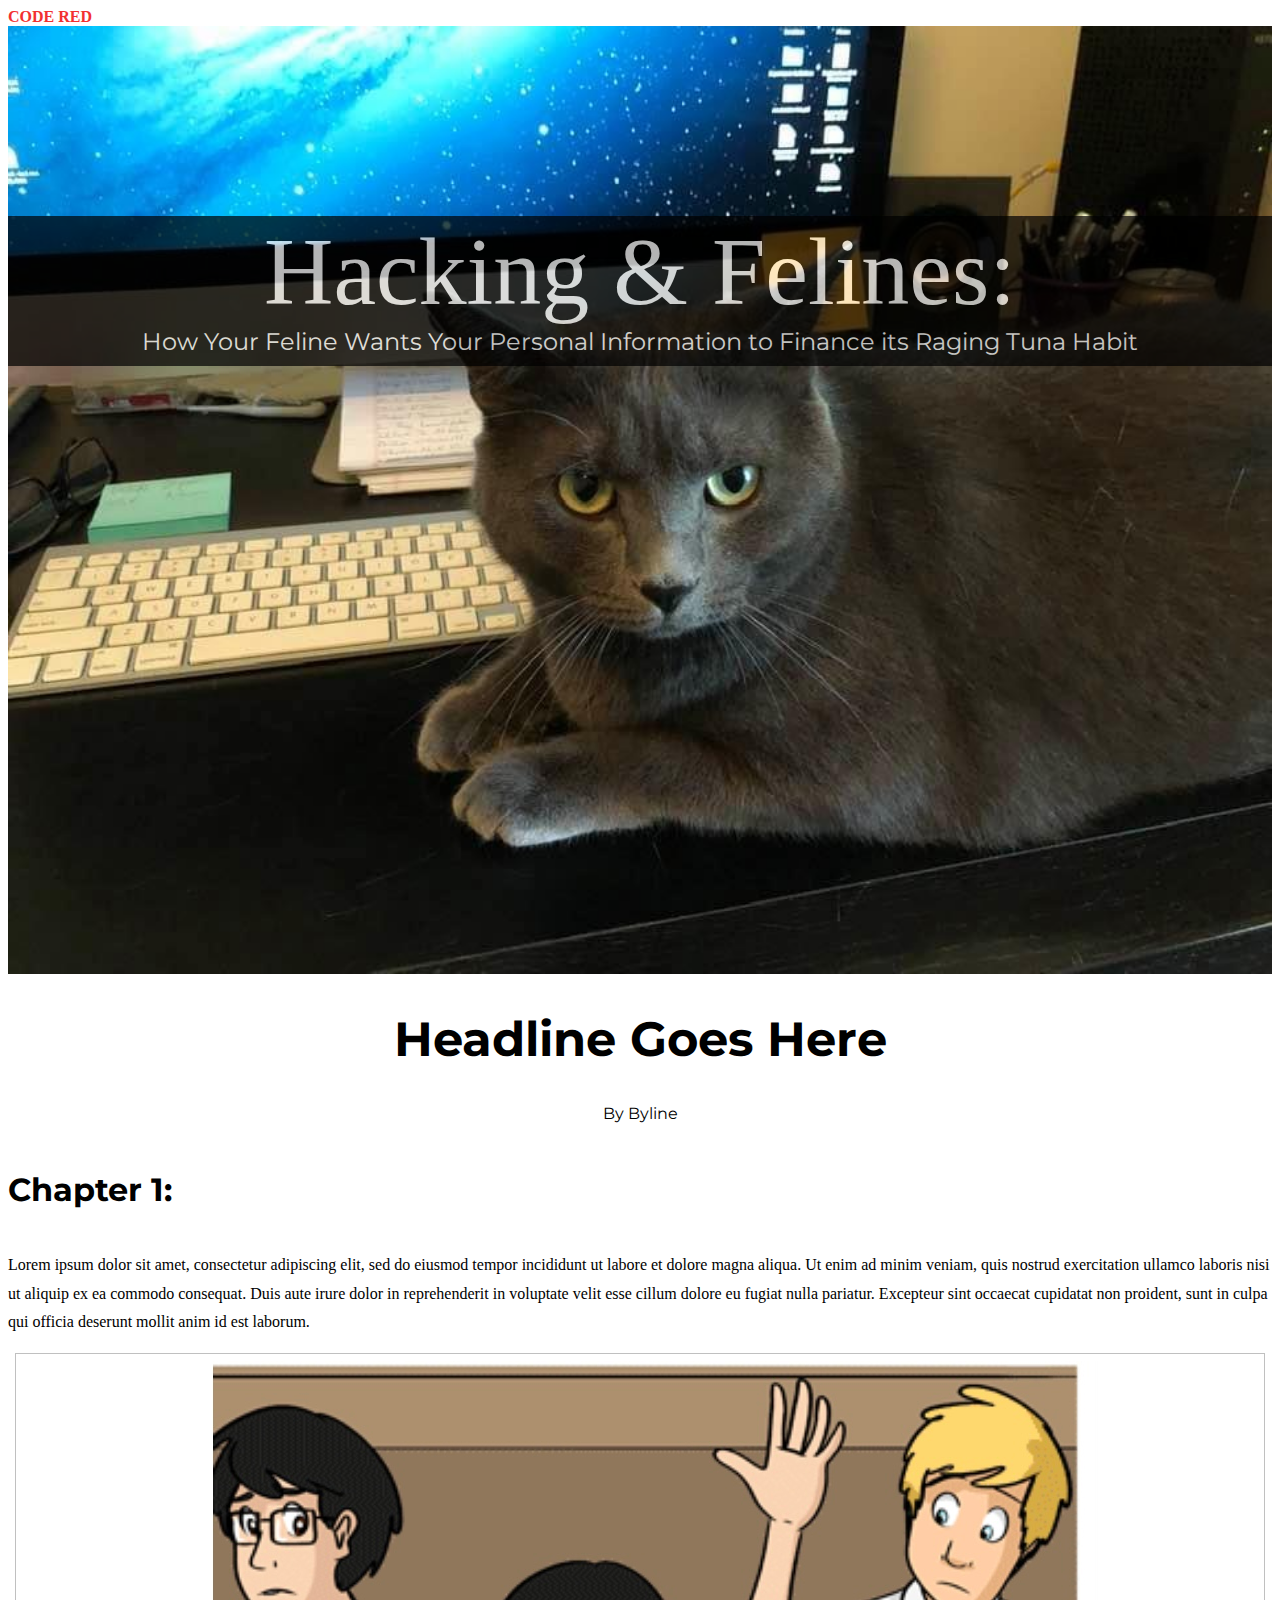
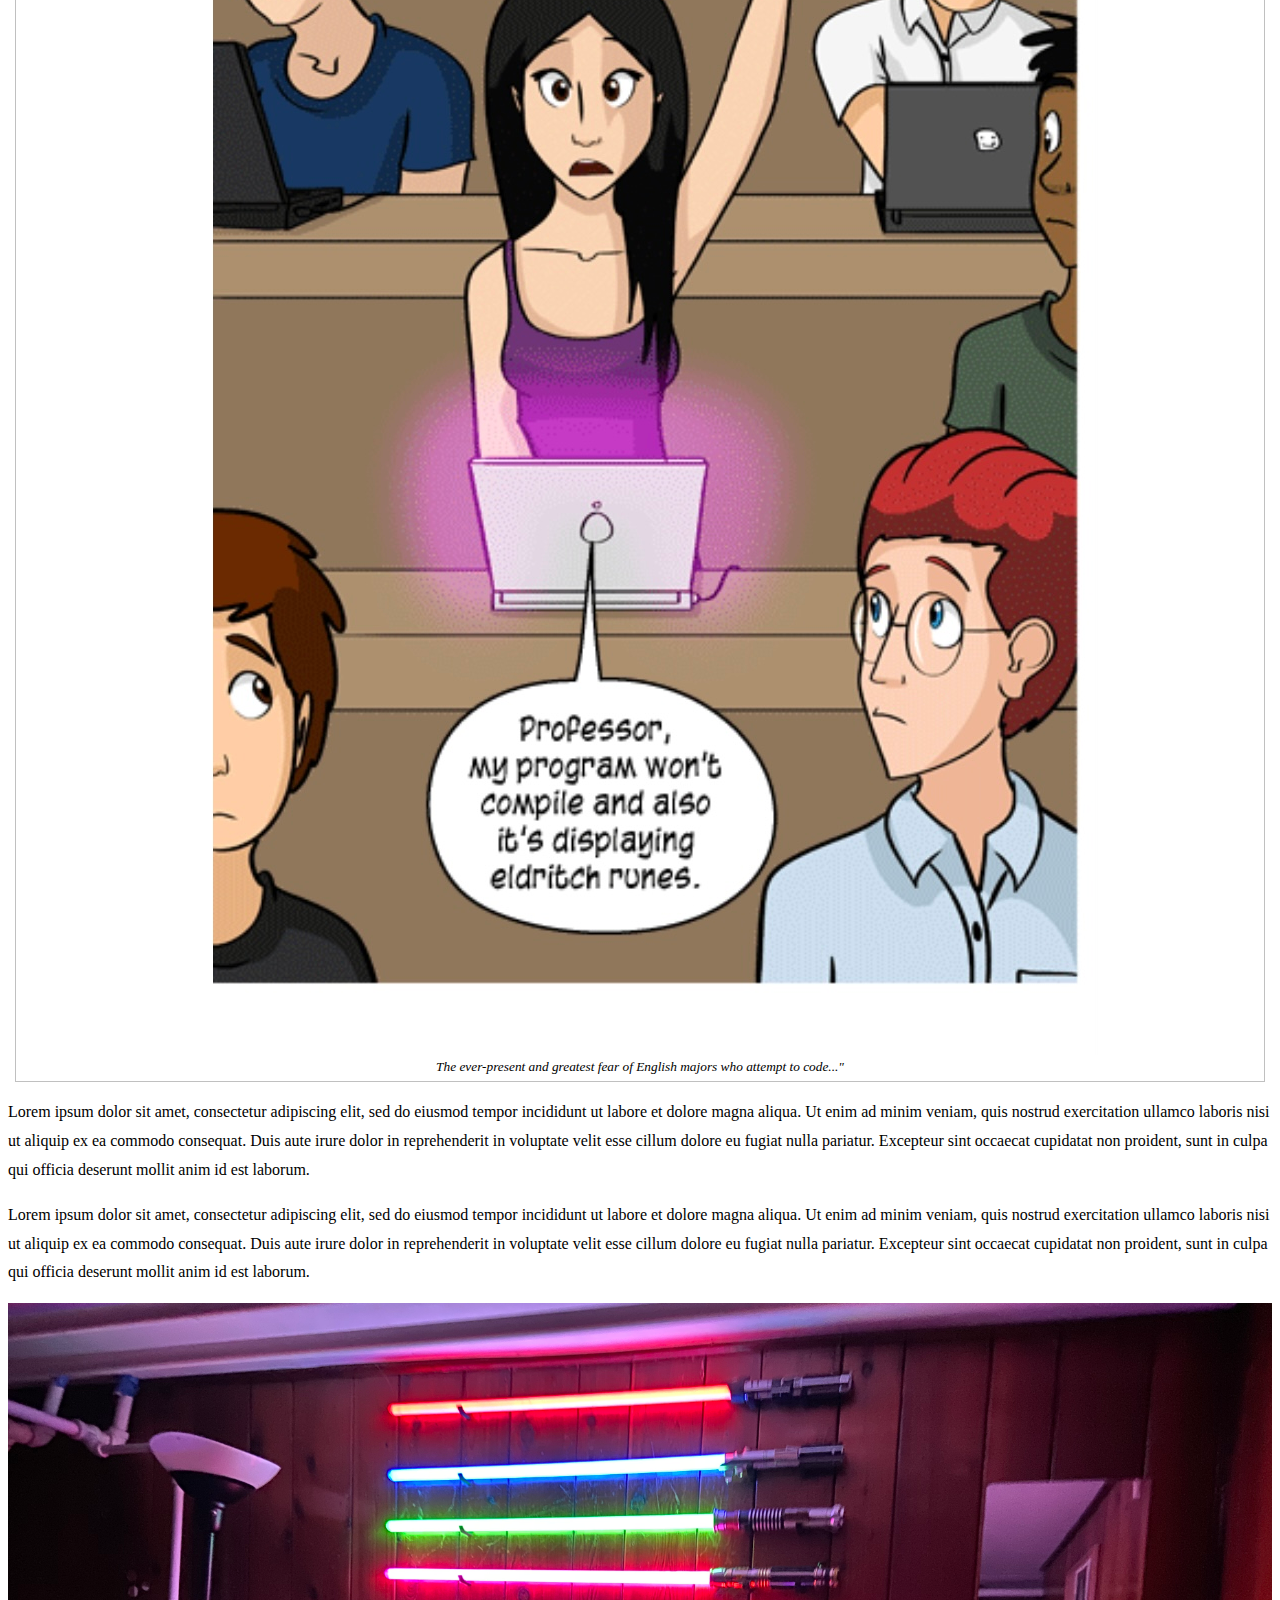
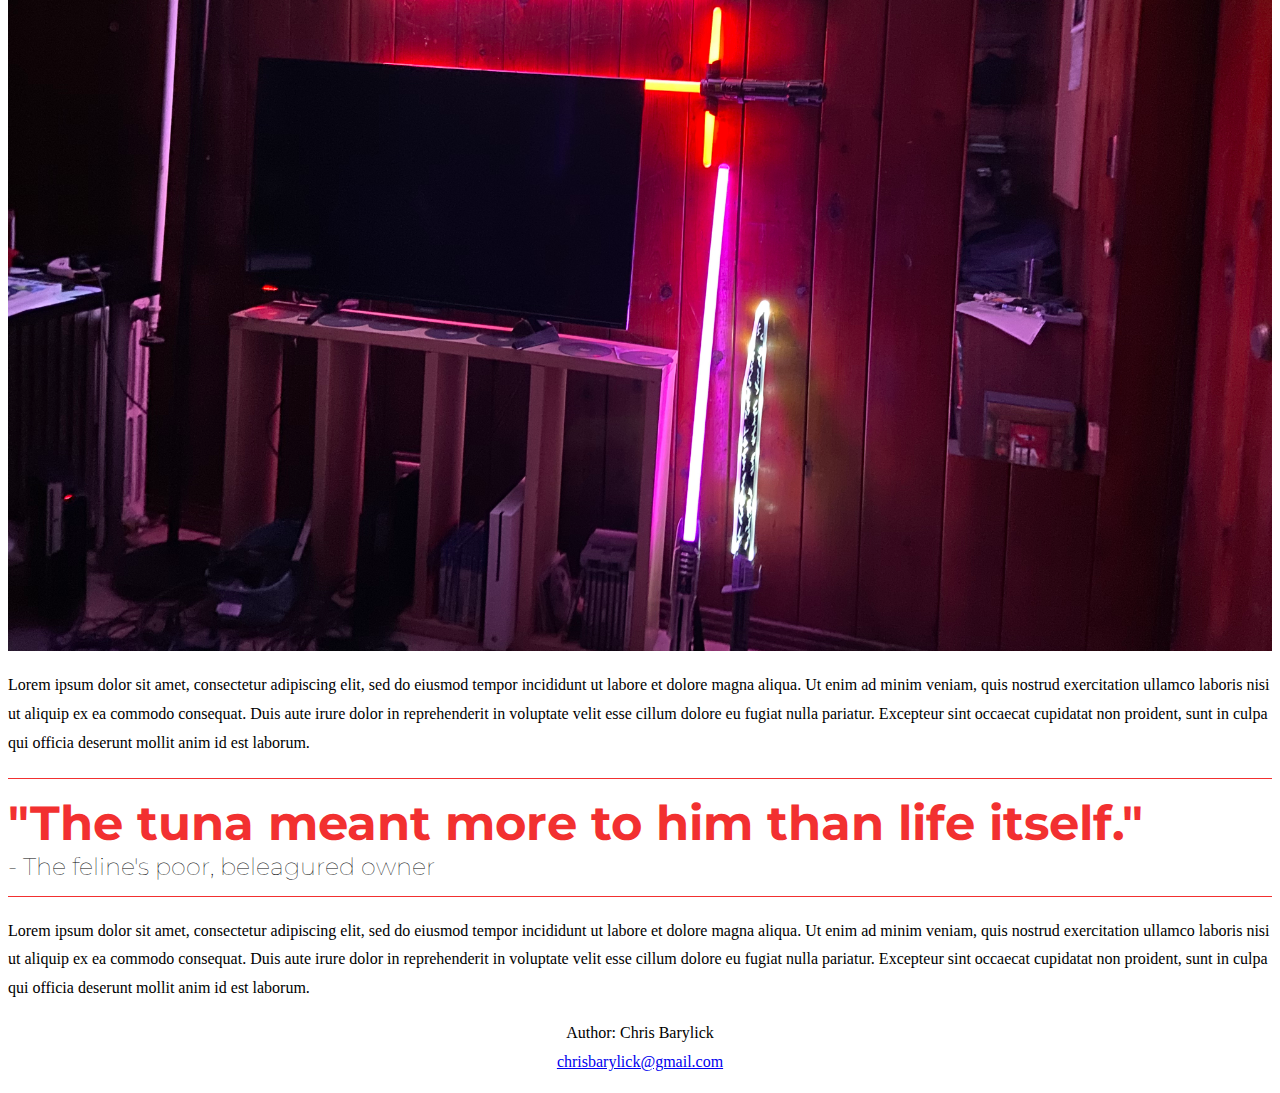
<file: practice-frame/index.html>
<!doctype html>
<html lang="en">

<head>
<title>Chris' Spiffy HTML Frame</title>
<meta name="description" content="Merrill College of Journalism, UMD">
<meta name="author" content="Chris Barylick">

<!--Bootstrap CSS -->
<link rel="stylesheet" href="https://cdn.jsdelivr.net/npm/bootstrap@5.0.2/dist/css/bootstrap.min.css" rel="stylesheet" integrity="sha384-EVSTQN3/azprG1Anm3QDgpJLIm9Nao0Yz1ztcQTwFspd3yD65VohhpuuCOmLASjC" crossorigin="anonymous">

<!--My Local Stylesheet -->
<link rel="stylesheet" type="text/css" href="style.css">

<link rel="preconnect" href="https://fonts.googleapis.com">
<link rel="preconnect" href="https://fonts.gstatic.com" crossorigin>
<link href="https://fonts.googleapis.com/css2?family=Montserrat:wght@300;400;500;700;800;900&display=swap" rel="stylesheet">

<!-- Google Font styles -->
</head>
<body>

<!-- Bootstrap Navbar Start -->
  <nav class="navbar navbar-expand-lg navbar-dark bg-dark">
    <span class="nav-top"><span class="red">Code Red</span>: Baltimore's Climate Divide</span>
  </nav>


<!--Bootstrap Navbar End -->


<!--Splash/hero area -->

<div class="hero-container">
  <img src="images/hackerkitty.jpg" class="hero-image" alt="Hacker Feline">

  <div class="overlay">

    <div class="hero-hed">Hacking & Felines:

      <div class="hero-sub">How Your Feline Wants Your Personal Information to Finance its Raging Tuna Habit

    </div>

  </div>

</div>

</div>

<!-- End hero/splash -->

<div class="container">
 <h1 id="headline">Headline Goes Here</h1>
 <p id="byline">By Byline</p>

<p id="chapter">Chapter 1:</p>

<p>Lorem ipsum dolor sit amet, consectetur adipiscing elit, sed do eiusmod tempor incididunt ut labore et dolore magna aliqua. Ut enim ad minim veniam, quis nostrud exercitation ullamco laboris nisi ut aliquip ex ea commodo consequat. Duis aute irure dolor in reprehenderit in voluptate velit esse cillum dolore eu fugiat nulla pariatur. Excepteur sint occaecat cupidatat non proident, sunt in culpa qui officia deserunt mollit anim id est laborum.
</p>

<div id="figure">
  <img src="images/compile.jpeg">
  <figcaption>The ever-present and greatest fear of English majors who attempt to code..."</figcaption>
</div>

<p>Lorem ipsum dolor sit amet, consectetur adipiscing elit, sed do eiusmod tempor incididunt ut labore et dolore magna aliqua. Ut enim ad minim veniam, quis nostrud exercitation ullamco laboris nisi ut aliquip ex ea commodo consequat. Duis aute irure dolor in reprehenderit in voluptate velit esse cillum dolore eu fugiat nulla pariatur. Excepteur sint occaecat cupidatat non proident, sunt in culpa qui officia deserunt mollit anim id est laborum.
</p>

<p>Lorem ipsum dolor sit amet, consectetur adipiscing elit, sed do eiusmod tempor incididunt ut labore et dolore magna aliqua. Ut enim ad minim veniam, quis nostrud exercitation ullamco laboris nisi ut aliquip ex ea commodo consequat. Duis aute irure dolor in reprehenderit in voluptate velit esse cillum dolore eu fugiat nulla pariatur. Excepteur sint occaecat cupidatat non proident, sunt in culpa qui officia deserunt mollit anim id est laborum.
</p>

</div>

<img src="images/wall-sabers.jpeg" alt="Wall Sabers" class="hero-image">

<div class="container">

<p>Lorem ipsum dolor sit amet, consectetur adipiscing elit, sed do eiusmod tempor incididunt ut labore et dolore magna aliqua. Ut enim ad minim veniam, quis nostrud exercitation ullamco laboris nisi ut aliquip ex ea commodo consequat. Duis aute irure dolor in reprehenderit in voluptate velit esse cillum dolore eu fugiat nulla pariatur. Excepteur sint occaecat cupidatat non proident, sunt in culpa qui officia deserunt mollit anim id est laborum.
</p>

<div class="quote">
  "The tuna meant more to him than life itself."

  <div class="quote-attribution">
  - The feline's poor, beleagured owner
  </div>
</div>

<p>Lorem ipsum dolor sit amet, consectetur adipiscing elit, sed do eiusmod tempor incididunt ut labore et dolore magna aliqua. Ut enim ad minim veniam, quis nostrud exercitation ullamco laboris nisi ut aliquip ex ea commodo consequat. Duis aute irure dolor in reprehenderit in voluptate velit esse cillum dolore eu fugiat nulla pariatur. Excepteur sint occaecat cupidatat non proident, sunt in culpa qui officia deserunt mollit anim id est laborum.
</p>


<script src="https://code.jquery.com/jquery-3.4.1.slim.min.js" integrity="sha384-J6qa4849blE2+poT4WnyKhv5vZF5SrPo0iEjwBvKU7imGFAV0wwj1yYfoRSJoZ+n" crossorigin="anonymous"></script>
<script src="https://cdn.jsdelivr.net/npm/popper.js@1.16.0/dist/umd/popper.min.js" integrity="sha384-Q6E9RHvbIyZFJoft+2mJbHaEWldlvI9IOYy5n3zV9zzTtmI3UksdQRVvoxMfooAo" crossorigin="anonymous"></script>
<script src="https://stackpath.bootstrapcdn.com/bootstrap/4.4.1/js/bootstrap.min.js" integrity="sha384-wfSDF2E50Y2D1uUdj0O3uMBJnjuUD4Ih7YwaYd1iqfktj0Uod8GCExl3Og8ifwB6" crossorigin="anonymous"></script>

<script src="https://cdn.jsdelivr.net/npm/@popperjs/core@2.9.2/dist/umd/popper.min.js" integrity="sha384-IQsoLXl5PILFhosVNubq5LC7Qb9DXgDA9i+tQ8Zj3iwWAwPtgFTxbJ8NT4GN1R8p" crossorigin="anonymous"></script>
<script src="https://cdn.jsdelivr.net/npm/bootstrap@5.0.2/dist/js/bootstrap.min.js" integrity="sha384-cVKIPhGWiC2Al4u+LWgxfKTRIcfu0JTxR+EQDz/bgldoEyl4H0zUF0QKbrJ0EcQF" crossorigin="anonymous"></script>

<div id="footer">
  <p>Author: Chris Barylick<br>
  <a href="mailto:chrisbarylick@gmail.com">chrisbarylick@gmail.com</a></p>
</footer>
</body>


</html>
</file>
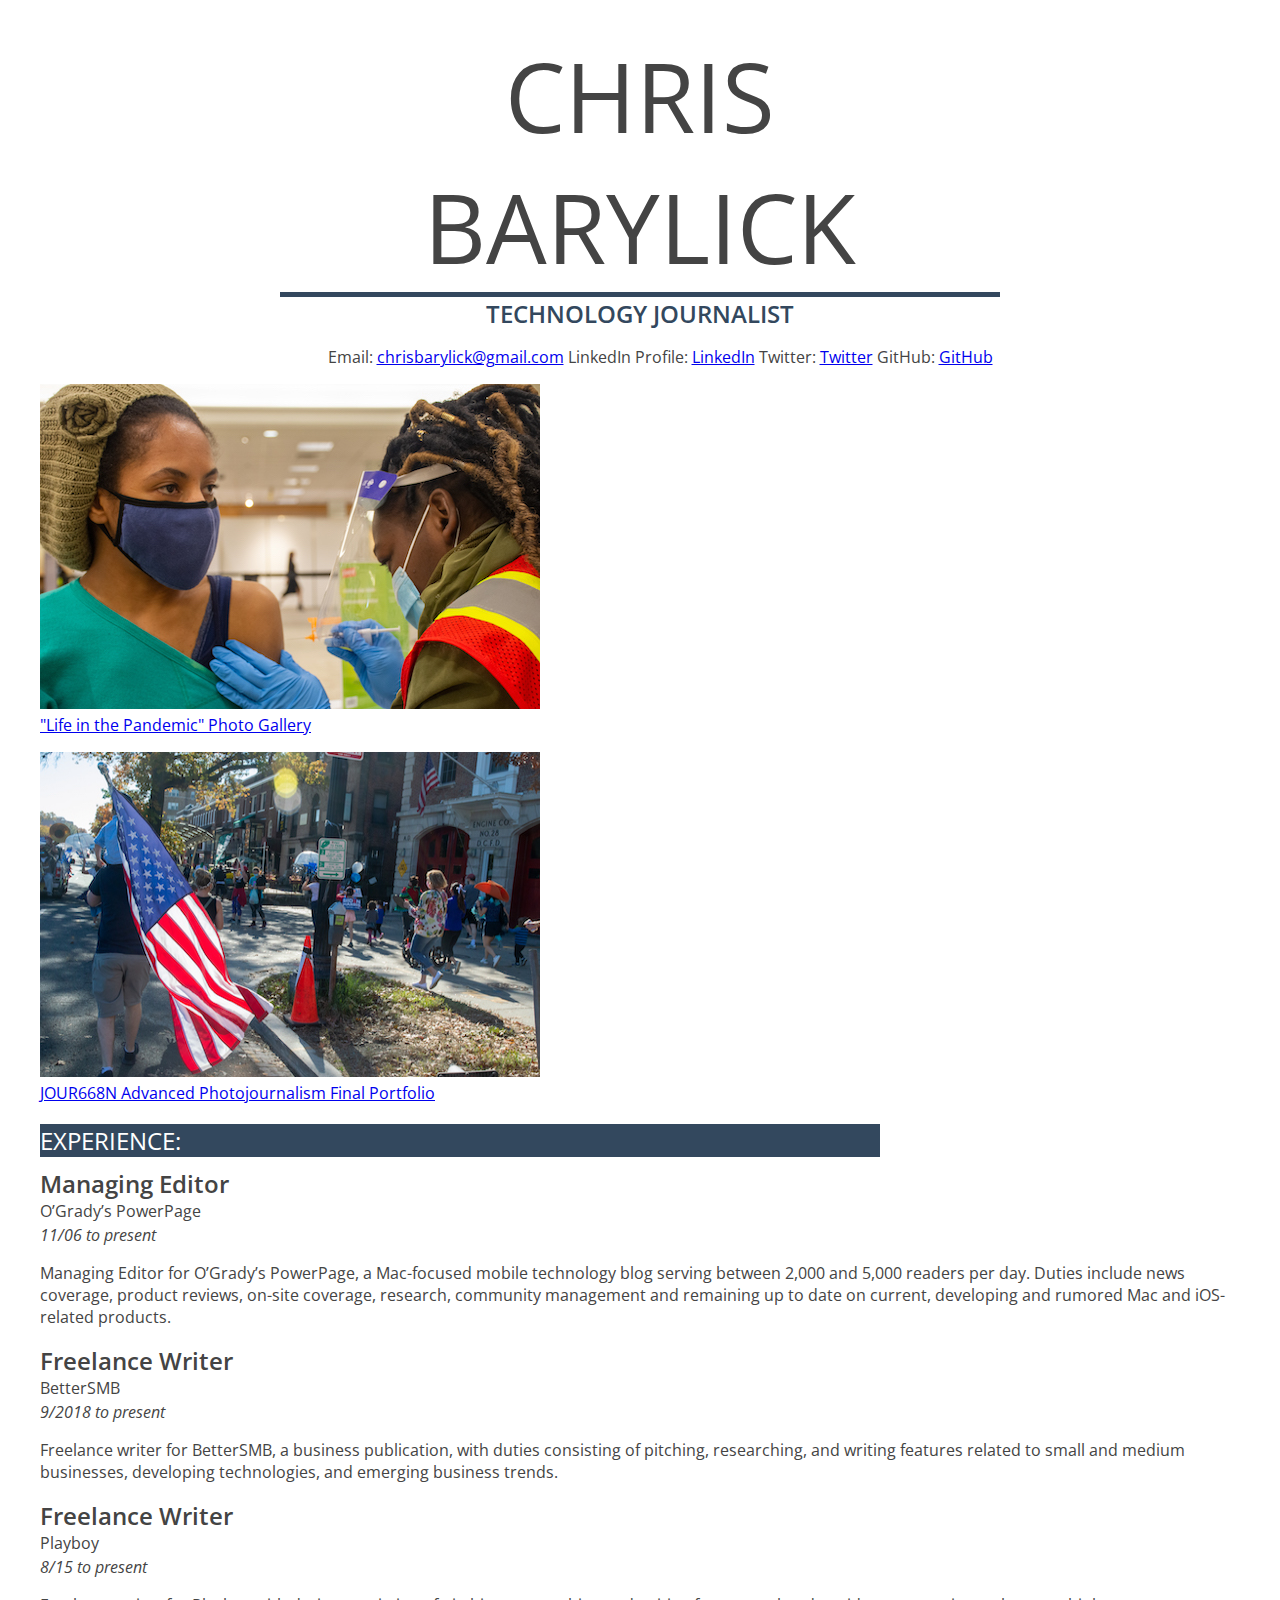
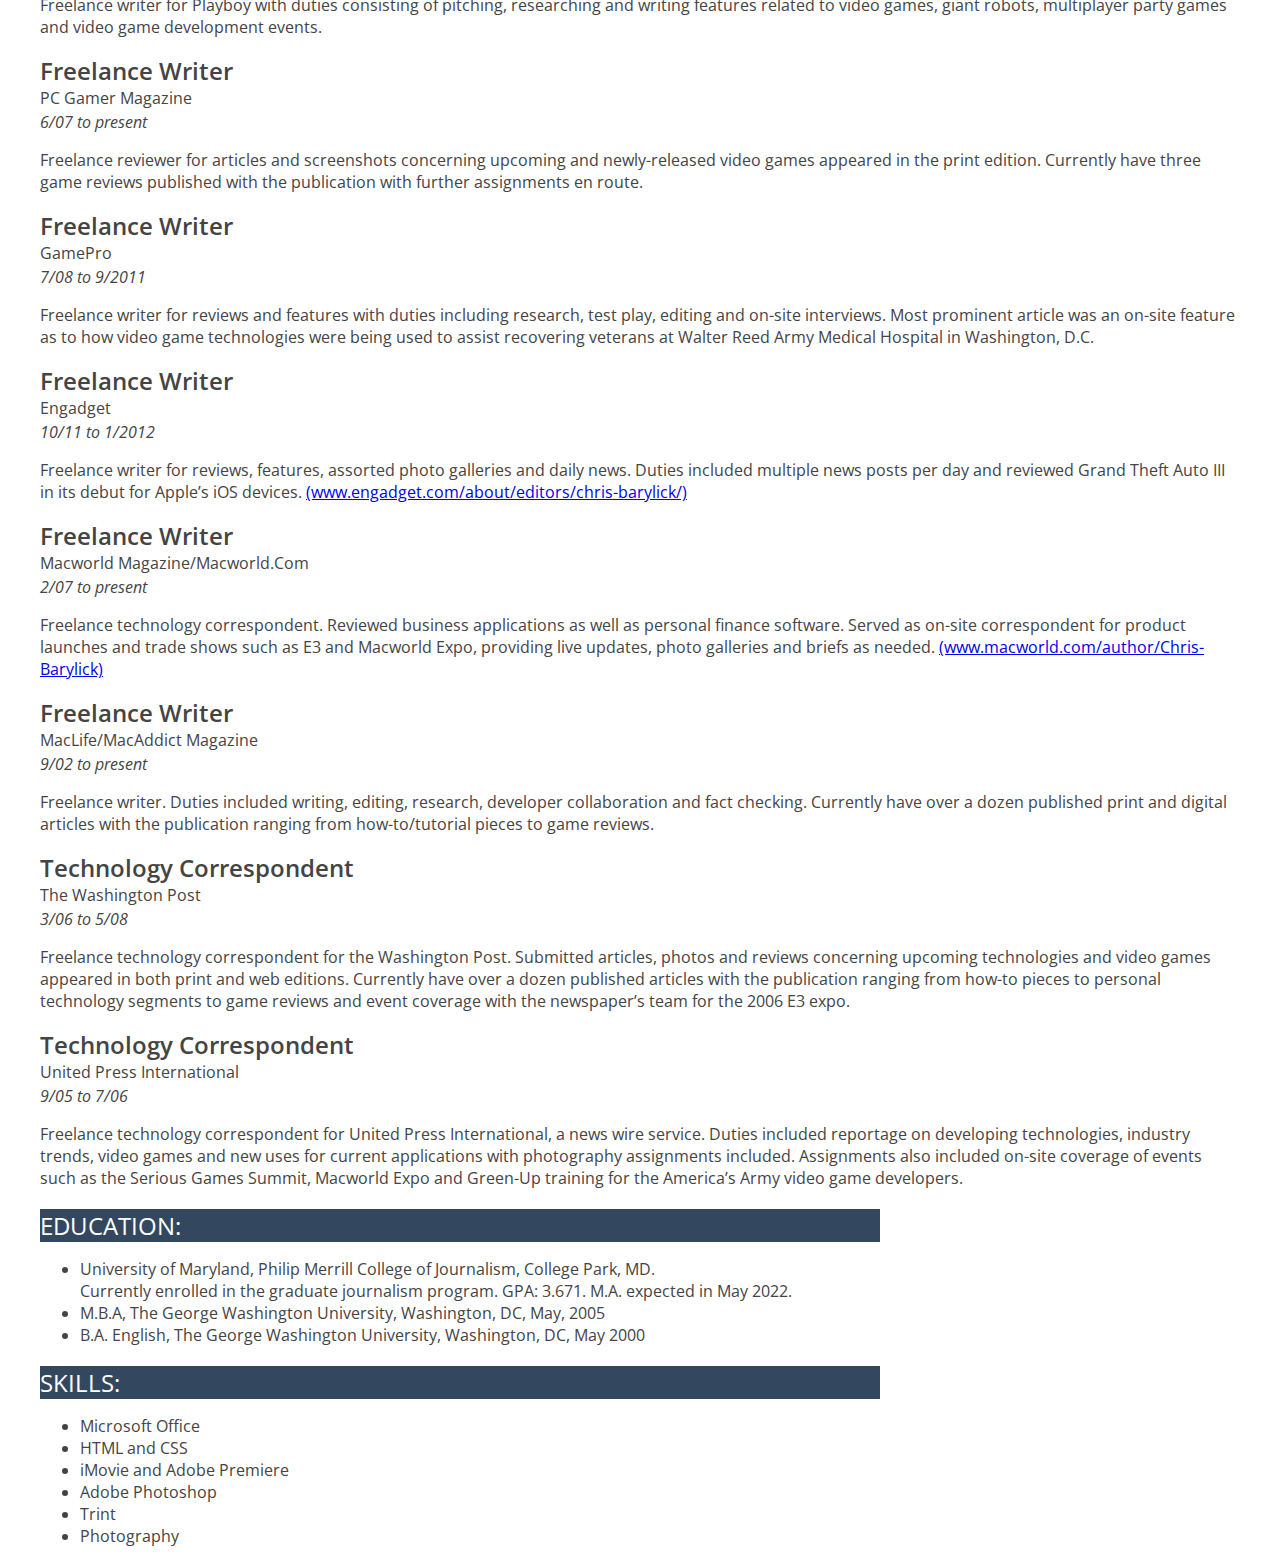
<file: resumewebsiteproject/index.html>
<!doctype html>
<html lang="en">
<head>
	<title>Chris Barylick Resume</title>
	<meta name="viewport" content="width=device-width, initial-scale=1, shrink-to-fit=no">
	<link rel="stylesheet" type="text/css" href="style.css">

<link rel="preconnect" href="https://fonts.gstatic.com">
<link href="https://fonts.googleapis.com/css2?family=Open+Sans:ital,wght@0,300;0,400;0,600;0,700;0,800;1,300;1,400;1,600;1,700;1,800&display=swap" rel="stylesheet">
<link href="https://cdn.jsdelivr.net/npm/bootstrap@5.0.1/dist/css/bootstrap.min.css" rel="stylesheet" integrity="sha384-+0n0xVW2eSR5OomGNYDnhzAbDsOXxcvSN1TPprVMTNDbiYZCxYbOOl7+AMvyTG2x" crossorigin="anonymous">
<!--Need to look into scaling the width perfectly.-->
</head>

<body>
<div id="container">
<!-- I built this myself!!! -->
<div class="hover">
<br>
<div id="name">CHRIS BARYLICK</div>

<div class="strong">Technology Journalist</div>

<!--I know this is ugly, but it seems semi-functional-->
<div class="menu">
	<center>
	<ul>
<li>Email: <a href="mailto:chrisbarylick@gmail.com">chrisbarylick@gmail.com</a></li>
<li>LinkedIn Profile: <a href="www.linkedin.com/in/chrisbarylick/">LinkedIn</a></li>
<li>Twitter: <a href="http://www.twitter.com/chrisbarylick">Twitter</a></li>
<li>GitHub: <a href="github.com/poingferret">GitHub</a></li>
</ul>
</div>
</center>
<div class="container">
	  <div class="row">
	    <div class="col">
				<p><a href="https://docs.google.com/presentation/d/1hJVyYYPAQcMga5sy7fTZ8uXbbdT26qNAeUx3ARcp4ik/edit#slide=id.p" target="_blank"><img src="images/vaxshot.jpg" width="500" height="325" alt="&quot;Life in the Pandemic&quot; Photo Gallery">
				<br>
					<span id="caption">"Life in the Pandemic" Photo Gallery</span></a>
				</p>
				</div>
	    <div class="col">
			<p><a href="https://docs.google.com/presentation/d/1TCLi3B-SobQ_jFqtVV4skvabBYxuFIsCcYM0EDlvk9E/edit#slide=id.p" target="_blank"><img src="images/paradeshot.jpg" width="500" height="325" alt="&quot;Life in the Pandemic&quot; Photo Gallery">
				<br>
				<span id="caption">JOUR668N Advanced Photojournalism Final Portfolio</span></a>
	    </div>

<!--The aged-yet-beloved center tag came through once again, but it's ugly and doesn'<table>
	scale as well as I'd like it to. I'd love to know the clean way to do this. -->
</table>
<!-- Test comment of doooooooooooom!!! :-) -->
<div class="sectionheader">Experience:</div>

<div id="jobtitle">Managing Editor</div>

<div class="organization">O’Grady’s PowerPage</div>

<div id="date">11/06 to present</div>

<p>Managing Editor for O’Grady’s PowerPage, a Mac-focused mobile technology blog serving between 2,000 and 5,000 readers per day. Duties include news coverage, product reviews, on-site coverage, research, community management and remaining up to date on current, developing and rumored Mac and iOS-related products.</p>

<div id="jobtitle">Freelance Writer</div>

<div class="organization">BetterSMB</div>

<div id="date">9/2018 to present</div>
<p>Freelance writer for BetterSMB, a business publication, with duties consisting of pitching, researching, and writing features related to small and medium businesses, developing technologies, and emerging business trends.</p>

<div id="jobtitle">Freelance Writer</div>

<div class="organization">Playboy</div>

<div id="date">8/15 to present</div>
<p>Freelance writer for Playboy with duties consisting of pitching, researching and writing features related to video games, giant robots, multiplayer party games and video game development events.</p>

<div id="jobtitle">Freelance Writer</div>

<div class="organization">PC Gamer Magazine</div>

<div id="date">6/07 to present</div>
<p>Freelance reviewer for articles and screenshots concerning upcoming and newly-released video games appeared in the print edition. Currently have three game reviews published with the publication with further assignments en route.</p>

<div id="jobtitle">Freelance Writer</div>

<div class="organization">GamePro</div>

<div id="date">7/08 to 9/2011</div>
<p>Freelance writer for reviews and features with duties including research, test play, editing and on-site interviews. Most prominent article was an on-site feature as to how video game technologies were being used to assist recovering veterans at Walter Reed Army Medical Hospital in Washington, D.C.</p>

<div id="jobtitle">Freelance Writer</div>

<div class="organization">Engadget</div>

<div id="date">10/11 to 1/2012</div>
<p>Freelance writer for reviews, features, assorted photo galleries and daily news. Duties included multiple news posts per day and reviewed Grand Theft Auto III in its debut for Apple’s iOS devices.
<a href="http://www.engadget.com/about/editors/chris-barylick">(www.engadget.com/about/editors/chris-barylick/)</a></p>

<div id="jobtitle">Freelance Writer</div>

<div class="organization">Macworld Magazine/Macworld.Com</div>

<div id="date">2/07 to present</div>
<p>Freelance technology correspondent. Reviewed business applications as well as personal finance software. Served as on-site correspondent for product launches and trade shows such as E3 and Macworld Expo, providing live updates, photo galleries and briefs as needed.
<a href="www.macworld.com/author/Chris-Barylick/">(www.macworld.com/author/Chris-Barylick)</a></p>

<div id="jobtitle">Freelance Writer</div>

<div class="organization">MacLife/MacAddict Magazine</div>

<div id="date">9/02 to present</div>
<p>Freelance writer.  Duties included writing, editing, research, developer collaboration and fact checking. Currently have over a dozen published print and digital articles with the publication ranging from how-to/tutorial pieces to game reviews.</p>

<div id="jobtitle">Technology Correspondent</div>

<div class="organization">The Washington Post</div>

<div id="date">3/06 to 5/08</div>
<p>Freelance technology correspondent for the Washington Post.  Submitted articles, photos and reviews concerning upcoming technologies and video games appeared in both print and web editions. Currently have over a dozen published articles with the publication ranging from how-to pieces to personal technology segments to game reviews and event coverage with the newspaper’s team for the 2006 E3 expo.</p>

<div id="jobtitle">Technology Correspondent</div>

<div class="organization">United Press International</div>

<div id="date">9/05 to 7/06</div>
<p>
Freelance technology correspondent for United Press International, a news wire service. Duties included reportage on developing technologies, industry trends, video games and new uses for current applications with photography assignments included. Assignments also included on-site coverage of events such as the Serious Games Summit, Macworld Expo and Green-Up training for the America’s Army video game developers.</p>

<!--I really want to know how to cleanly scale and wrap this text. Blergh. -->

<div class="sectionheader">EDUCATION:</div>
<ul>
<li>University of Maryland, Philip Merrill College of Journalism, College Park, MD.<br>
		Currently enrolled in the graduate journalism program. GPA: 3.671. M.A. expected in May 2022.
<li>M.B.A, The George Washington University, Washington, DC, May, 2005</li>
<li>B.A. English, The George Washington University, Washington, DC, May 2000</li>
</ul>

<div class="sectionheader">SKILLS:</div>
<ul>
<li>Microsoft Office</li>
<li>HTML and CSS</li>
<li>iMovie and Adobe Premiere</li>
<li>Adobe Photoshop</li>
<li>Trint</li>
<li>Photography</li>
</ul>

<!-- This is a comment. I built this web page, and just discovered that inadvertently putting a comment and not closing it makes Google Chrome essentially barf on itself. Good to know. -->
<!-- A lack of matching quote marks makes web browsers barf, which would also have driven Jack Nicholson's character insane in "The Shining"-->
</div>
<script src="https://cdn.jsdelivr.net/npm/bootstrap@5.0.1/dist/js/bootstrap.bundle.min.js" integrity="sha384-gtEjrD/SeCtmISkJkNUaaKMoLD0//ElJ19smozuHV6z3Iehds+3Ulb9Bn9Plx0x4" crossorigin="anonymous"></script>
</body>
</html>
</file>
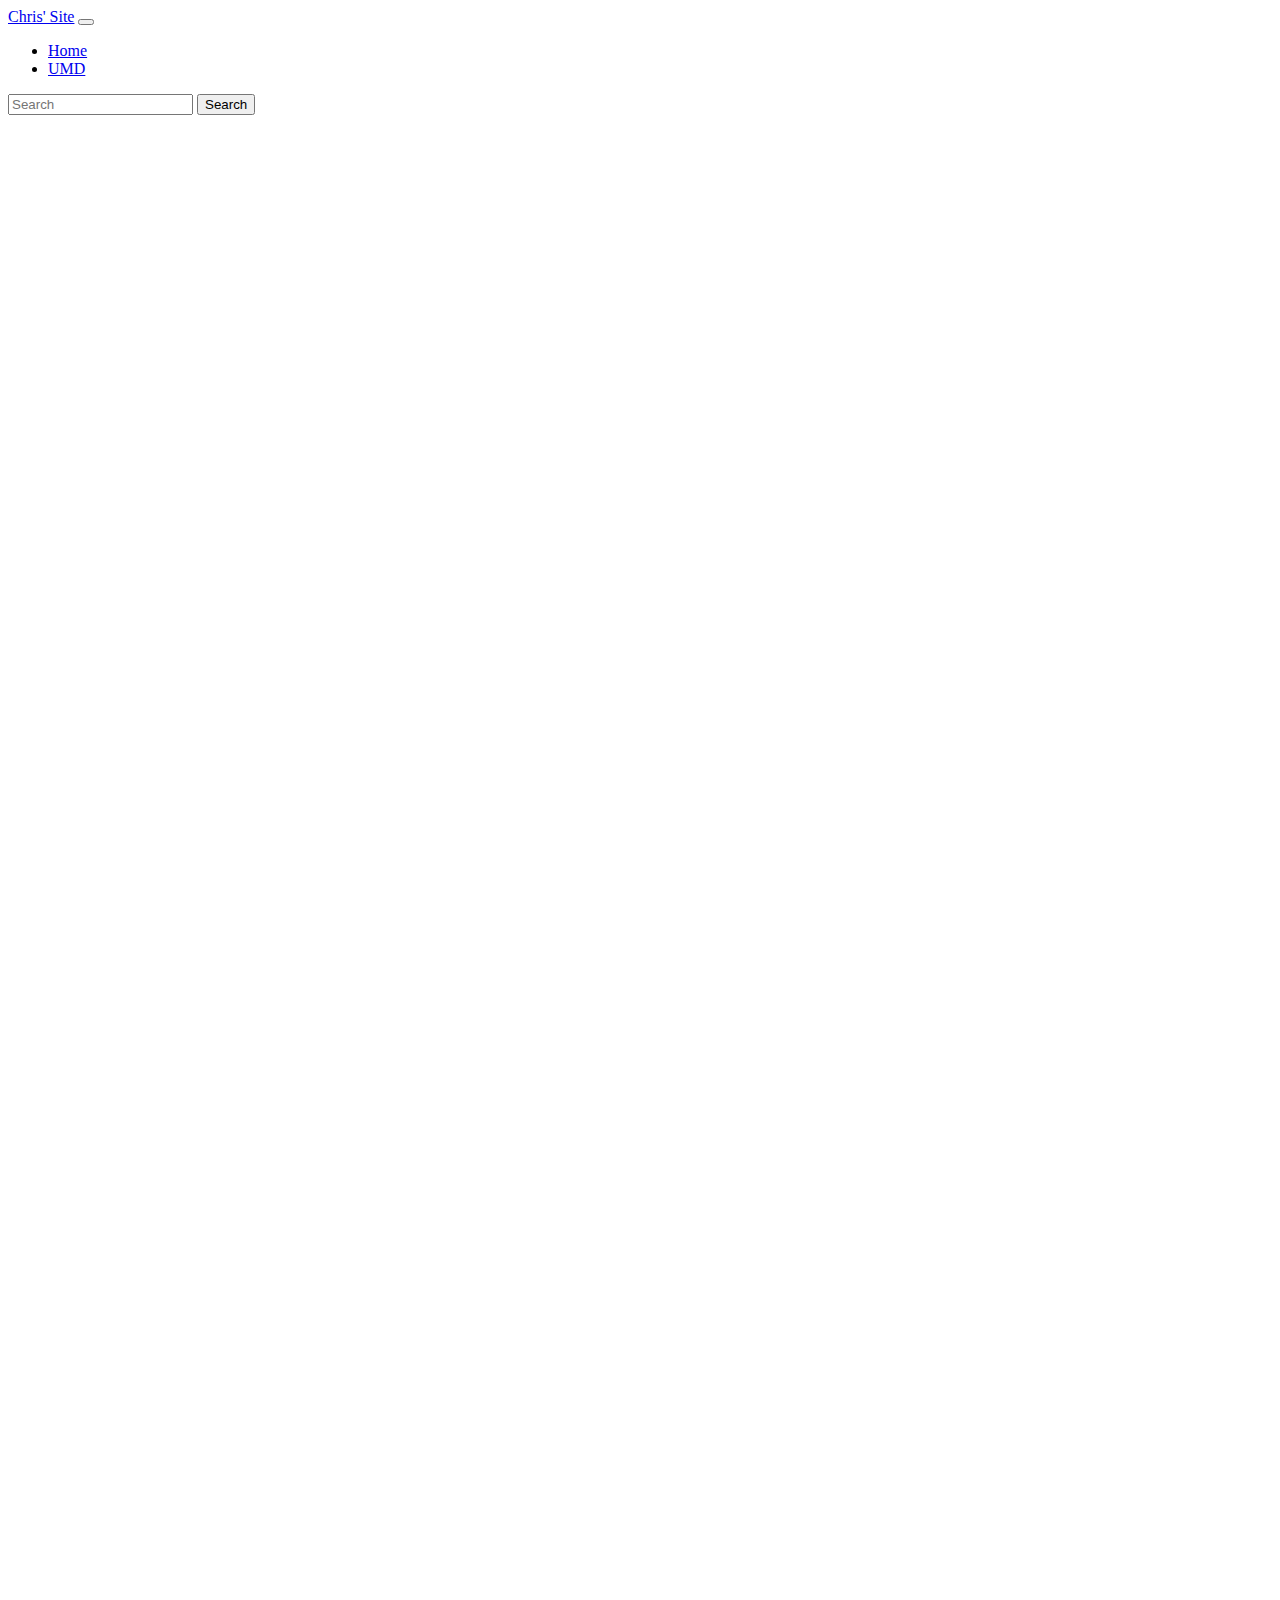
<file: data-viz/datavizaapi.html>
<!doctype html>
<html lang="en">

<head>
<title>Chris Barylick - AAPI Incidents Throughout 2019 to 2020</title>
<meta name="description" content="Merrill College of Journalism, UMD">
<meta name="keywords" content="Merrill College of Journalism, UMD, prejudice, incidents, AAPI, Asian, American, Pacific, Islander, Asian American Pacific Islander, 2019, 2020, shunning, avoidance, physical assault, verbal, harrassment, coughing, spitting, Stop AAPI Hate, Datawrapper, chart, graph, map, Chinese, other, ethnicities, Koreans, Vietnamese, Filipinos, U.S., cities, Boston, Massachusetts, Cincinatti, Ohio, Cleveland, Denver, Colorado, Long Beach, California, San Antonio, Texas, San Diego, San Francisco, San Jose, Seattle, Washington, Washington, District of Columbia, MA, OH, TX, CO, CA, WA, DC">
<meta name="author" content="Chris Barylick">

<!--Bootstrap CSS -->
<link rel="stylesheet" href="https://cdn.jsdelivr.net/npm/bootstrap@5.0.2/dist/css/bootstrap.min.css" rel="stylesheet" integrity="sha384-EVSTQN3/azprG1Anm3QDgpJLIm9Nao0Yz1ztcQTwFspd3yD65VohhpuuCOmLASjC" crossorigin="anonymous">

</head>
<body>

<!-- Bootstrap Navbar Start -->
  <nav class="navbar navbar-expand-lg navbar-light bg-light">
    <div class="container-fluid">
      <a class="navbar-brand" href="#">Chris' Site</a>
      <button class="navbar-toggler" type="button" data-bs-toggle="collapse" data-bs-target="#navbarSupportedContent" aria-controls="navbarSupportedContent" aria-expanded="false" aria-label="Toggle navigation">
        <span class="navbar-toggler-icon"></span>
      </button>

      <div class="collapse navbar-collapse" id="navbarSupportedContent">
        <ul class="navbar-nav me-auto mb-2 mb-lg-0">
          <li class="nav-item">
            <a class="nav-link active" aria-current="page" href="#">Home</a>
          </li>
          <li class="nav-item">
            <a class="nav-link" href="https://www.umd.edu">UMD</a>
          </li>
              </ul>
        <form class="d-flex">
          <input class="form-control me-2" type="search" placeholder="Search" aria-label="Search">
          <button class="btn btn-outline-success" type="submit">Search</button>
        </form>
      </div>
    </div>
  </nav>
<!--Bootstrap Navbar End -->
<div class="row">
  <div class="col-md-12" id="graph">
<iframe title="Prejudice Incidents Targeting U.S. AAPI PopulationsMarch 19 - December 31, 2020" aria-label="chart" id="datawrapper-chart-zn9dc" src="https://datawrapper.dwcdn.net/zn9dc/1/" scrolling="no" frameborder="0" style="width: 0; min-width: 100% !important; border: none;" height="675"></iframe><script type="text/javascript">!function(){"use strict";window.addEventListener("message",(function(e){if(void 0!==e.data["datawrapper-height"]){var t=document.querySelectorAll("iframe");for(var a in e.data["datawrapper-height"])for(var r=0;r<t.length;r++){if(t[r].contentWindow===e.source)t[r].style.height=e.data["datawrapper-height"][a]+"px"}}}))}();
</script>
</div>
</div>
<br>
<br>
<br>
<br>
<div class="row">
  <div class="col-md-12" id="graph">
<iframe title="Prejudice Incidents Targeting U.S. AAPI Populations by Victim Ethnicity (March 19 to December 31, 2020)" aria-label="Column Chart" id="datawrapper-chart-IbcuF" src="https://datawrapper.dwcdn.net/IbcuF/1/" scrolling="no" frameborder="0" style="width: 0; min-width: 100% !important; border: none;" height="226"></iframe><script type="text/javascript">!function(){"use strict";window.addEventListener("message",(function(e){if(void 0!==e.data["datawrapper-height"]){var t=document.querySelectorAll("iframe");for(var a in e.data["datawrapper-height"])for(var r=0;r<t.length;r++){if(t[r].contentWindow===e.source)t[r].style.height=e.data["datawrapper-height"][a]+"px"}}}))}();
</script>
</div>
</div>
<br>
<br>
<br>
<br>
<div class="row">
  <div class="col-md-12" id="graph">
<iframe title="Anti-Asian Hate Crimes and Percentage Changes in U.S. Cities Between 2019 and 2020" aria-label="Map" id="datawrapper-chart-SamFA" src="https://datawrapper.dwcdn.net/SamFA/1/" scrolling="no" frameborder="0" style="width: 0; min-width: 100% !important; border: none;" height="449"></iframe><script type="text/javascript">!function(){"use strict";window.addEventListener("message",(function(e){if(void 0!==e.data["datawrapper-height"]){var t=document.querySelectorAll("iframe");for(var a in e.data["datawrapper-height"])for(var r=0;r<t.length;r++){if(t[r].contentWindow===e.source)t[r].style.height=e.data["datawrapper-height"][a]+"px"}}}))}();
</script>
</div>
</div>

<script src="https://cdn.jsdelivr.net/npm/@popperjs/core@2.9.2/dist/umd/popper.min.js" integrity="sha384-IQsoLXl5PILFhosVNubq5LC7Qb9DXgDA9i+tQ8Zj3iwWAwPtgFTxbJ8NT4GN1R8p" crossorigin="anonymous"></script>
<script src="https://cdn.jsdelivr.net/npm/bootstrap@5.0.2/dist/js/bootstrap.min.js" integrity="sha384-cVKIPhGWiC2Al4u+LWgxfKTRIcfu0JTxR+EQDz/bgldoEyl4H0zUF0QKbrJ0EcQF" crossorigin="anonymous"></script>
</body>


</html>
</file>
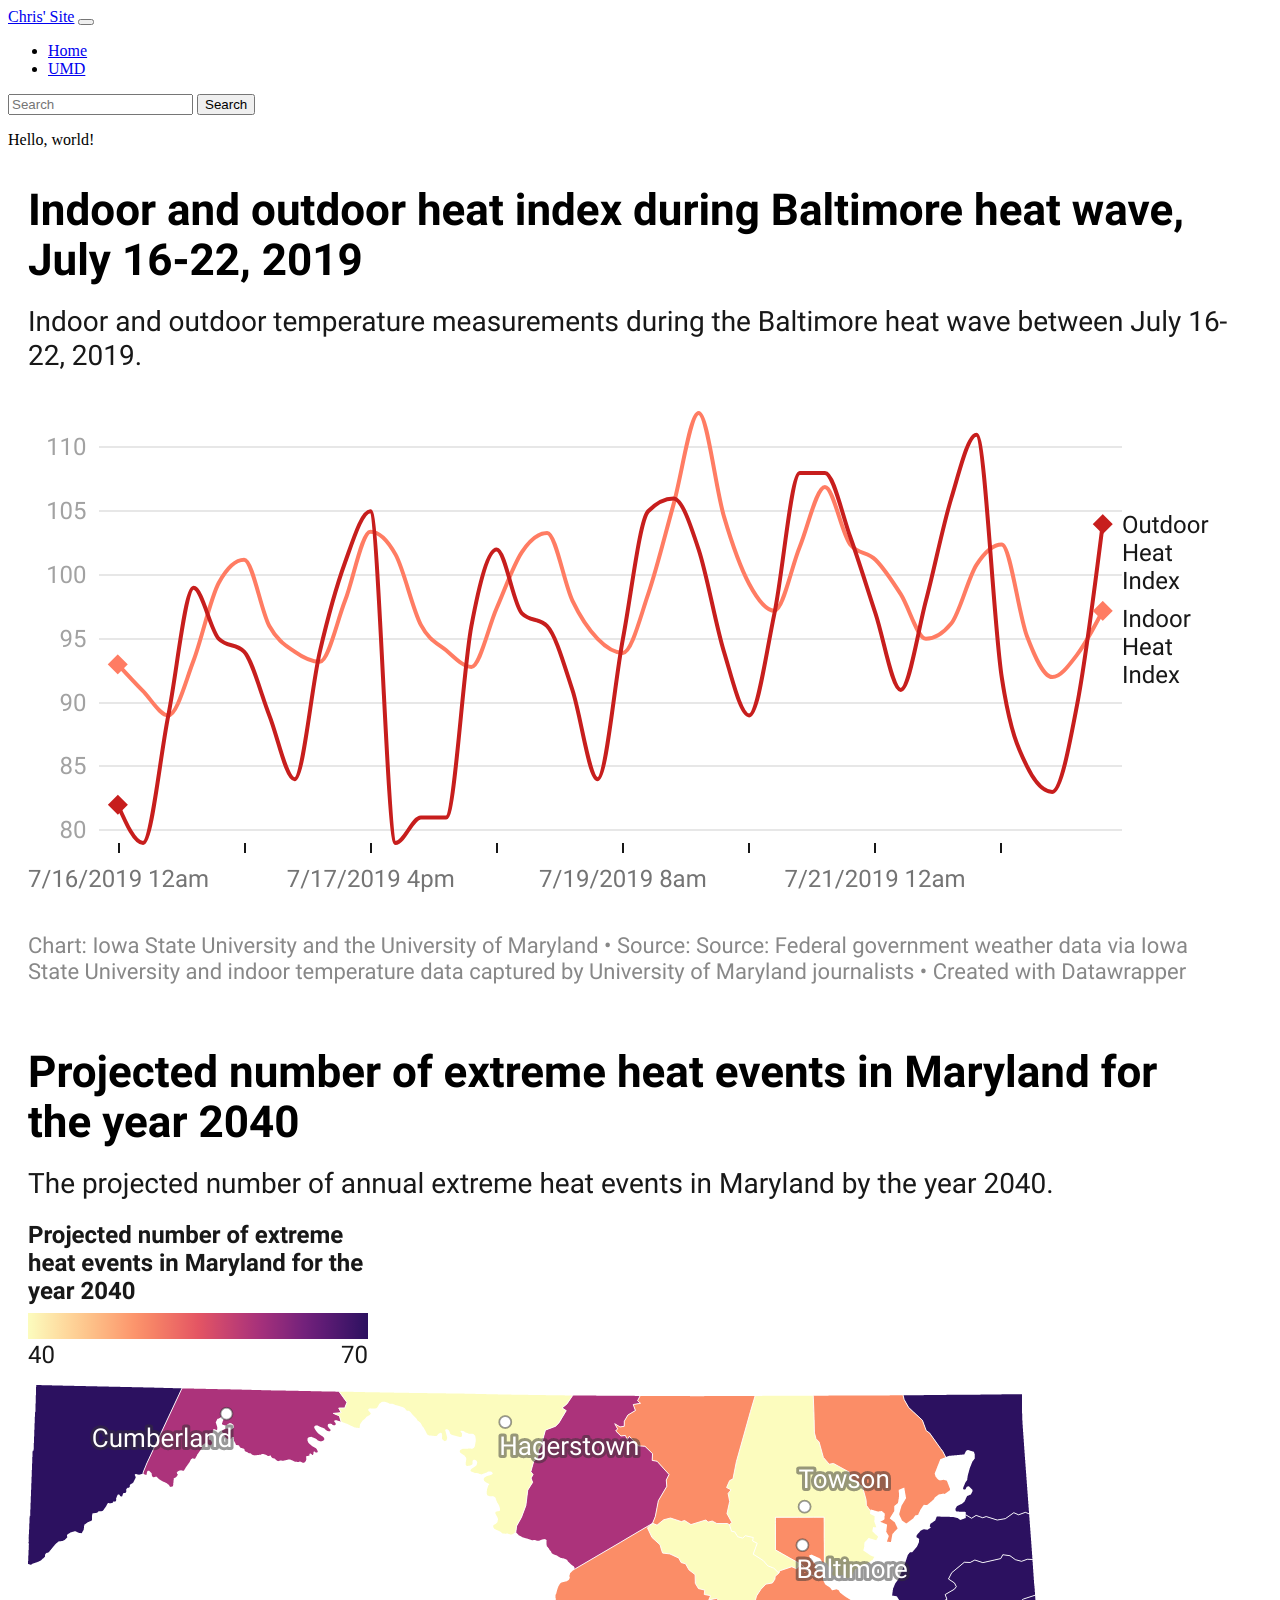
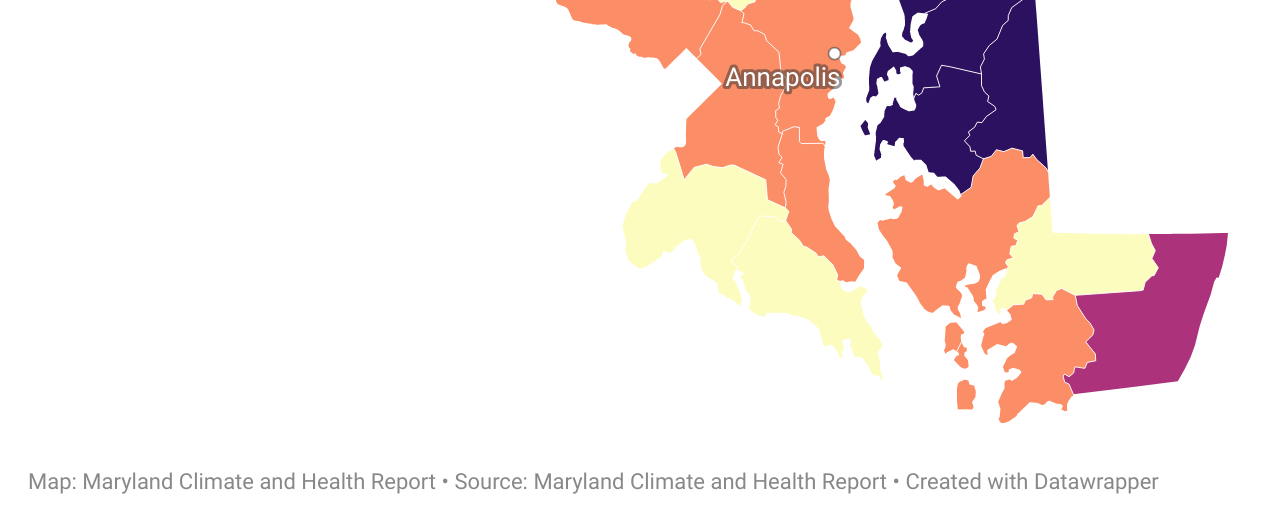
<file: data-viz/inclass-graphics.html>
<!doctype html>
<html lang="en">

<head>
<title>Chris' Bootstrap Template</title>
<meta name="description" content="Merrill College of Journalism, UMD">
<meta name="author" content="Chris Barylick">

<!--Bootstrap CSS -->
<link rel="stylesheet" href="https://cdn.jsdelivr.net/npm/bootstrap@5.0.2/dist/css/bootstrap.min.css" rel="stylesheet" integrity="sha384-EVSTQN3/azprG1Anm3QDgpJLIm9Nao0Yz1ztcQTwFspd3yD65VohhpuuCOmLASjC" crossorigin="anonymous">

</head>

<body>

<!-- Bootstrap Navbar Start -->
  <nav class="navbar navbar-expand-lg navbar-light bg-light">
    <div class="container-fluid">
      <a class="navbar-brand" href="#">Chris' Site</a>
      <button class="navbar-toggler" type="button" data-bs-toggle="collapse" data-bs-target="#navbarSupportedContent" aria-controls="navbarSupportedContent" aria-expanded="false" aria-label="Toggle navigation">
        <span class="navbar-toggler-icon"></span>
      </button>

      <div class="collapse navbar-collapse" id="navbarSupportedContent">
        <ul class="navbar-nav me-auto mb-2 mb-lg-0">
          <li class="nav-item">
            <a class="nav-link active" aria-current="page" href="#">Home</a>
          </li>
          <li class="nav-item">
            <a class="nav-link" href="https://www.umd.edu">UMD</a>
          </li>
              </ul>
        <form class="d-flex">
          <input class="form-control me-2" type="search" placeholder="Search" aria-label="Search">
          <button class="btn btn-outline-success" type="submit">Search</button>
        </form>
      </div>
    </div>
  </nav>
<!--Bootstrap Navbar End -->
<p>Hello, world!</p>
<img src="barylick-indoor-and-outdoor-heat-index-during-baltimore-heat-wave-july-16-22-2019.png" alt="Chart: Iowa State University and the University of Maryland | Source: Federal government weather data via Iowa State University and indoor temperature data captured by University of Maryland journalists | Created with Datawrapper">
<br>
<br>
<img src="barylick-projected-number-of-extreme-heat-events-in-maryland-for-the-year-2040.png" alt="Chart: Iowa State University and the University of Maryland | Source: Federal government weather data via Iowa State University and indoor temperature data captured by University of Maryland journalists | Created with Datawrapper">

<script src="https://cdn.jsdelivr.net/npm/@popperjs/core@2.9.2/dist/umd/popper.min.js" integrity="sha384-IQsoLXl5PILFhosVNubq5LC7Qb9DXgDA9i+tQ8Zj3iwWAwPtgFTxbJ8NT4GN1R8p" crossorigin="anonymous"></script>
<script src="https://cdn.jsdelivr.net/npm/bootstrap@5.0.2/dist/js/bootstrap.min.js" integrity="sha384-cVKIPhGWiC2Al4u+LWgxfKTRIcfu0JTxR+EQDz/bgldoEyl4H0zUF0QKbrJ0EcQF" crossorigin="anonymous"></script>
</body>


</html>
</file>
<file: climate-crisis-story/style.css>
#headline {
  font-size: 3em;
  font-weight: 700;
  text-align: left;
  font-family: 'Montserrat', sans-serif;
  color: #903;
  border-top: 5px solid #903;
}

body {
  background-color: white;
}

#byline {
  font-size: 1em;
  font-family: 'Montserrat', sans-serif;
  text-align: uppercase;
  text-align: center;
}

p {
  font-family: Georgia, serif, sans-serif;
  line-height: 180%;
  font-size: 1em;
  }

#row {
  font-size: 1em;
  font-family: 'Montserrat', serif, sans-serif;
  text-align: uppercase;
  text-align: center;
}

#chapter {
  font-size: 2em;
  font-weight: 700;
  font-family: 'Montserrat', serif, sans-serif;
  text-align: uppercase;
  text-align: left;
  color: #903;
  border-bottom: 5px solid #903;
}

#figure {
  float: center;
    text-align: center;
    font-style: italic;
    font-size: smaller;
    text-indent: 0;
    border: thin silver solid;
    margin: 0.5em;
    padding: 0.5em;
}

#graph {
  float: center;
  width: 100%;
}

#footer
{
  font-size: 1em;
  font-family: 'Montserrat', sans-serif;
  text-align: uppercase;
  text-align: center;
}

/* top nav / top hat */

.nav-top {
  color:#fff;
  margin: 0 auto;
  text-transform: uppercase;
  font-weight: 700;
}

.red {
  color: #f23030;
}

/* Hero/Splash area */

.hero-container {
  position: relative;
  text-align:center;
  color: #fff;
}

.hero-image {
  width: 100%;
}

#caption {
  text-align: center;
}

.overlay {
  position: absolute;
  top: 20%;
  width: 100%;
  background-color: #000;
  opacity: .7;
}

.hero-hed {
  font-family: 'Playfair Display', serif;
  font-size: 6em;
  color: #fff;
  margin: 0 auto;
  padding-bottom: 10px;
}

.hero-sub {
  font-family: 'Montserrat', sans-serif;
  font-size: .25em;
}

/* Pull Quote */

.quote {
  font-family: 'Montserrat', sans-serif;
  color: #f23030;
  font-size: 3em;
  font-weight: 700;
  text-align: left;
  padding: 15px 0 15px 0;
  border-top: 1px solid #f23030;
  border-bottom: 1px solid #f23030;
  margin-top: 20px;
  margin-bottom: 20px;
}

.quote-attribution {
  font-size: .5em;
  font-family: 'Montserrat', sans-serif;
  font-weight: 100;
  text-align: left;
  color: #000;
}

@media (max-width: 700px){

  .hero-hed {
    font-size: 1.5em;
  }
}

.firstcharacter {
  color: #903;
  float: left;
  font-family: Georgia;
  font-size: 75px;
  line-height: 60px;
  padding-top: 4px;
  padding-right: 8px;
  padding-left: 3px;
}

a:hover {
  background-color: #F73718;
}

a:visited {
  color: green;
}
</file>
<file: data-viz/style.css>
#row {
  font-size: 1em;
  font-family: 'Montserrat', serif, sans-serif;
  text-align: uppercase;
  text-align: center;
}

#graph {
  float: center;
  width: 100%;
}

#headline {
  font-size: 3em;
  font-weight: 700;
  text-align: left;
  font-family: 'Montserrat', sans-serif;
  color: #f23030;
  border-top: 5px solid #f23030;
}

body {
  background-color: white;
}

#byline {
  font-size: 1em;
  font-family: 'Montserrat', sans-serif;
  text-align: uppercase;
  text-align: center;
}

p {
  font-family: Georgia, serif, sans-serif;
  line-height: 180%;
  font-size: 1.5em;
  }

#row {
  font-size: 1em;
  font-family: 'Montserrat', serif, sans-serif;
  text-align: uppercase;
  text-align: center;
}

#chapter {
  font-size: 2em;
  font-weight: 700;
  font-family: 'Montserrat', serif, sans-serif;
  text-align: uppercase;
  text-align: left;
  color: #f23030;
  border-bottom: 5px solid #f23030;
}

#figure {
  float: center;
    text-align: center;
    font-style: italic;
    font-size: smaller;
    text-indent: 0;
    border: thin silver solid;
    margin: 0.5em;
    padding: 0.5em;
}

#graph {
  float: center;
  width: 100%;
}

#footer
{
  font-size: 1em;
  font-family: 'Montserrat', sans-serif;
  text-align: uppercase;
  text-align: center;
}

/* top nav / top hat */

.nav-top {
  color:#fff;
  margin: 0 auto;
  text-transform: uppercase;
  font-weight: 700;
}

.red {
  color: #f23030;
}

/* Hero/Splash area */

.hero-container {
  vertical-align: top;
  position: relative;
  text-align: center;
  color: #fff;
}

.hero-image {
  width: 100%;
}

#caption {
  text-align: center;
}

.overlay {
  position: absolute;
  top: 1%;
  width: 100%;
  background-color: #000;
  opacity: .7;
}

.hero-hed {
  position: relative;
  font-family: 'Playfair Display', serif;
  font-size: 6em;
  color: #fff;
  margin: 0 auto;
  padding-bottom: 10px;
}

.hero-sub {
  font-family: 'Montserrat', sans-serif;
  font-size: .25em;
}

/* Pull Quote */

.quote {
  font-family: 'Montserrat', sans-serif;
  color: #f23030;
  font-size: 3em;
  font-weight: 700;
  text-align: left;
  padding: 15px 0 15px 0;
  border-top: 1px solid #f23030;
  border-bottom: 1px solid #f23030;
  margin-top: 20px;
  margin-bottom: 20px;
}

.quote-attribution {
  font-size: .5em;
  font-family: 'Montserrat', sans-serif;
  font-weight: 100;
  text-align: left;
  color: #000;
}

@media (max-width: 700px){

  .hero-hed {
    font-size: 1.5em;
  }
}

.firstcharacter {
  color: #f23030;
  float: left;
  font-family: Georgia;
  font-size: 75px;
  line-height: 60px;
  padding-top: 4px;
  padding-right: 8px;
  padding-left: 3px;
}

a:hover {
  background-color: #F73718;
}

a:visited {
  color: green;
}
</file>
<file: finalproject/style.css>
#headline {
  font-size: 3em;
  font-weight: 700;
  text-align: left;
  font-family: 'Montserrat', sans-serif;
  color: #1C41B0;
  border-top: 5px solid #1C41B0;
}

body {
  background-color: white;
}

#byline {
  font-size: 1em;
  font-family: 'Montserrat', sans-serif;
  text-align: uppercase;
  text-align: center;
}

p {
  font-family: Georgia, serif, sans-serif;
  line-height: 180%;
  font-size: 1.25em;
  }

#row {
  font-size: 1em;
  font-family: 'Montserrat', serif, sans-serif;
  text-align: uppercase;
  text-align: center;
}

#chapter {
  font-size: 2em;
  font-weight: 700;
  font-family: 'Montserrat', serif, sans-serif;
  text-align: uppercase;
  text-align: left;
  color: #1C41B0;
  border-bottom: 5px solid #1C41B0;
}

#figure {
  float: center;
    text-align: center;
    font-style: italic;
    font-size: smaller;
    text-indent: 0;
    border: thin silver solid;
    margin: 0.5em;
    padding: 0.5em;
}

#graph {
  float: center;
  width: 75%;
}

#footer
{
  font-size: 1em;
  font-family: 'Montserrat', sans-serif;
  font-weight: 500;
  text-align: uppercase;
  text-align: center;
  color: #000000;
  border-top: 1px solid #1C41B0;
}

/* top nav / top hat */

.nav-top {
  color:#fff;
  margin: 0 auto;
  text-transform: uppercase;
  font-weight: 700;
}

.red {
  color: #1C41B0;
}

/* Hero/Splash area */

.hero-container {
  position: relative;
  text-align: center;
  color: #fff;
}

.hero-image {
  width: 100%;
}

#caption {
  text-align: center;
}

.overlay {
  position: absolute;
  top: 15%;
  width: 100%;
  background-color: #000;
  opacity: .7;
}

.hero-hed {
  font-family: 'Playfair Display', sans-serif;
  font-weight: 700;
  font-size: 6em;
  color: #fff;
  margin: 0 auto;
  padding-bottom: 10px;
}

.hero-sub {
  font-family: 'Montserrat', sans-serif;
  font-size: .25em;
}

/* Pull Quote */

.quote {
  font-family: 'Montserrat', sans-serif;
  color: #1C41B0;
  font-size: 3em;
  font-weight: 700;
  text-align: left;
  padding: 15px 0 15px 0;
  border-top: 1px solid #1C41B0;
  border-bottom: 1px solid #1C41B0;
  margin-top: 20px;
  margin-bottom: 20px;
}

.quote-attribution {
  font-size: .5em;
  font-family: 'Montserrat', sans-serif;
  font-weight: 100;
  text-align: left;
  color: #1C41B0;
}

@media screen and (max-width: 700px){

  .hero-hed {
    font-size: 1.5em;
  }
}

.firstcharacter {
  color: #1C41B0;
  float: left;
  font-family: Georgia;
  font-size: 75px;
  line-height: 60px;
  padding-top: 4px;
  padding-right: 8px;
  padding-left: 3px;
}

a:hover {
  background-color: #F73718;
}

a:visited {
  color: green;
}
</file>
<file: html-frame/style.css>
#headline {
  font-size: 3em;
  font-weight: 700;
  text-align: center;
  font-family: 'Montserrat', sans-serif;
}

#byline {
  font-size: 1em;
  font-family: 'Montserrat', sans-serif;
  text-align: uppercase;
  text-align: center;
}

p {
  font-family: Georgia, serif;
  line-height: 180%;
  font-size: 1em;
  }

#row {
  font-size: 1em;
  font-family: 'Montserrat', sans-serif;
  text-align: uppercase;
  text-align: center;
}

#chapter {
  font-size: 2em;
  font-weight: 700;
  font-family: 'Montserrat', sans-serif;
  text-align: uppercase;
  text-align: left;
}

#figure {
  float: center;
    text-align: center;
    font-style: italic;
    font-size: smaller;
    text-indent: 0;
    border: thin silver solid;
    margin: 0.5em;
    padding: 0.5em;
}

#footer
{
  font-size: 1em;
  font-family: 'Montserrat', sans-serif;
  text-align: uppercase;
  text-align: center;
}
</file>
<file: practice-frame/style.css>
#headline {
  font-size: 3em;
  font-weight: 700;
  text-align: center;
  font-family: 'Montserrat', sans-serif;
}

#byline {
  font-size: 1em;
  font-family: 'Montserrat', sans-serif;
  text-align: uppercase;
  text-align: center;
}

p {
  font-family: Georgia, serif;
  line-height: 180%;
  font-size: 1em;
  }

#row {
  font-size: 1em;
  font-family: 'Montserrat', sans-serif;
  text-align: uppercase;
  text-align: center;
}

#chapter {
  font-size: 2em;
  font-weight: 700;
  font-family: 'Montserrat', sans-serif;
  text-align: uppercase;
  text-align: left;
}

#figure {
  float: center;
    text-align: center;
    font-style: italic;
    font-size: smaller;
    text-indent: 0;
    border: thin silver solid;
    margin: 0.5em;
    padding: 0.5em;
}

#footer
{
  font-size: 1em;
  font-family: 'Montserrat', sans-serif;
  text-align: uppercase;
  text-align: center;
}

/* top nav / top hat */

.nav-top {
  color:#fff;
  margin: 0 auto;
  text-transform: uppercase;
  font-weight: 700;
}

.red{
  color: #f23030;

}

/* Hero/Splash area */

.hero-container {
  position: relative;
  text-align:center;
  color: #fff;
}

.hero-image {
  width: 100%;

}

.overlay {
  position: absolute;
  top: 20%;
  width: 100%;
  background-color: #000;
  opacity: .7;
}

.hero-hed {
  font-family: 'Playfair Display', serif;
  font-size: 6em;
  color: #fff;
  margin: 0 auto;
  padding-bottom: 10px;
}

.hero-sub {
  font-family: 'Montserrat', sans-serif;
  font-size: .25em;
}

/* Pull Quote */

.quote {
  font-family: 'Montserrat', sans-serif;
  color: #f23030;
  font-size: 3em;
  font-weight: 700;
  text-align: left;
  padding: 15px 0 15px 0;
  border-top: 1px solid #f23030;
  border-bottom: 1px solid #f23030;
  margin-top: 20px;
  margin-bottom: 20px;
}

.quote-attribution {
  font-size: .5em;
  font-family: 'Montserrat', sans-serif;
  font-weight: 100;
  text-align: left;
  color: #000;
}

/* End Pull Quote */

/* Media Queries */

@media (max-width: 700px){

  .hero-hed {
    font-size: 1.5em;
  }
}
</file>
<file: resumewebsiteproject/style.css>
BODY {
  font-family: 'Open Sans', Arial, sans-sans-serif;
  color: #444;
  font-weight: 400;
  }

.strong {
  color: #33485e;
  text-transform: uppercase;
  font-size: 1.5em;
  text-align: center;
  font-weight: 600;
}

#name {
    color: 33485e;
    text-transform: uppercase;
    text-align: center;
    font-size: 6em;
    border-bottom: 5px solid #33485e;
    width: 60%;
    min-width: 300px;
    margin: 0 auto;
  }

<!-- @media only screen and (max-width: 1150px) -->

#strong {
  color: 33485e;
  text-transform: uppercase;
  font-size: 1.5em;
}

#title {
  font-weight: 600;
  text-align: center;
  margin-top: 20px;
  margin-bottom: 0px;
  margin-right: 0px;
  margin-left: 0px;
}

.sectionheader {
  font-size: 1.5em;
  text-transform: uppercase;
  background-color: #33485e;
  color: #ffffff;
  font-weight: 400;
  margin-top: 20px;
  margin-bottom: 10px;
  margin-left: 0;
  margin-right: 0;
  width: 70%;
  min-width: 300px;
}

#container {
  width: 100%;
  max-width: 1200px;
  margin: 0 auto;
}

#jobtitle {
  font-size: 1.5em;
  font-weight: 600;
  font-style: bold;
}

#organization {
  font-size: 1.25em;
  font-weight: 400;
  text-decoration: bold;
}

#date {
  margin-top: 2px;
  margin-bottom: 0px;
  margin-left: 0px;
  margin-right: 0px;
  font-style: italic;
}

#description {
  margin-top: 10px;
  margin-bottom: 10px;
  margin-left: 0px;
  margin-right: 0px;
}

#contactinfo {
  font-size: 1em;
}

#skills {
  font-size: 1em;
}

#education {
  font-size: 1em;
}

.menu {
  margin: 0px;
  padding: 0px;
  text-align: center;
}

.menu li {
  display: inline;
}

#degrees {
  margin-top: 5px;
  margin-bottom: 0px;
  margin-left: 0px;
  margin-right: 0px;
}

#do {
  margin-top: 5px;
  margin-bottom: 0px;
  margin-left: 0px;
  margin-right: 0px;
}

a:hover {
  background-color: aqua;
}

#caption {
  text-align: center;
}
</file>
